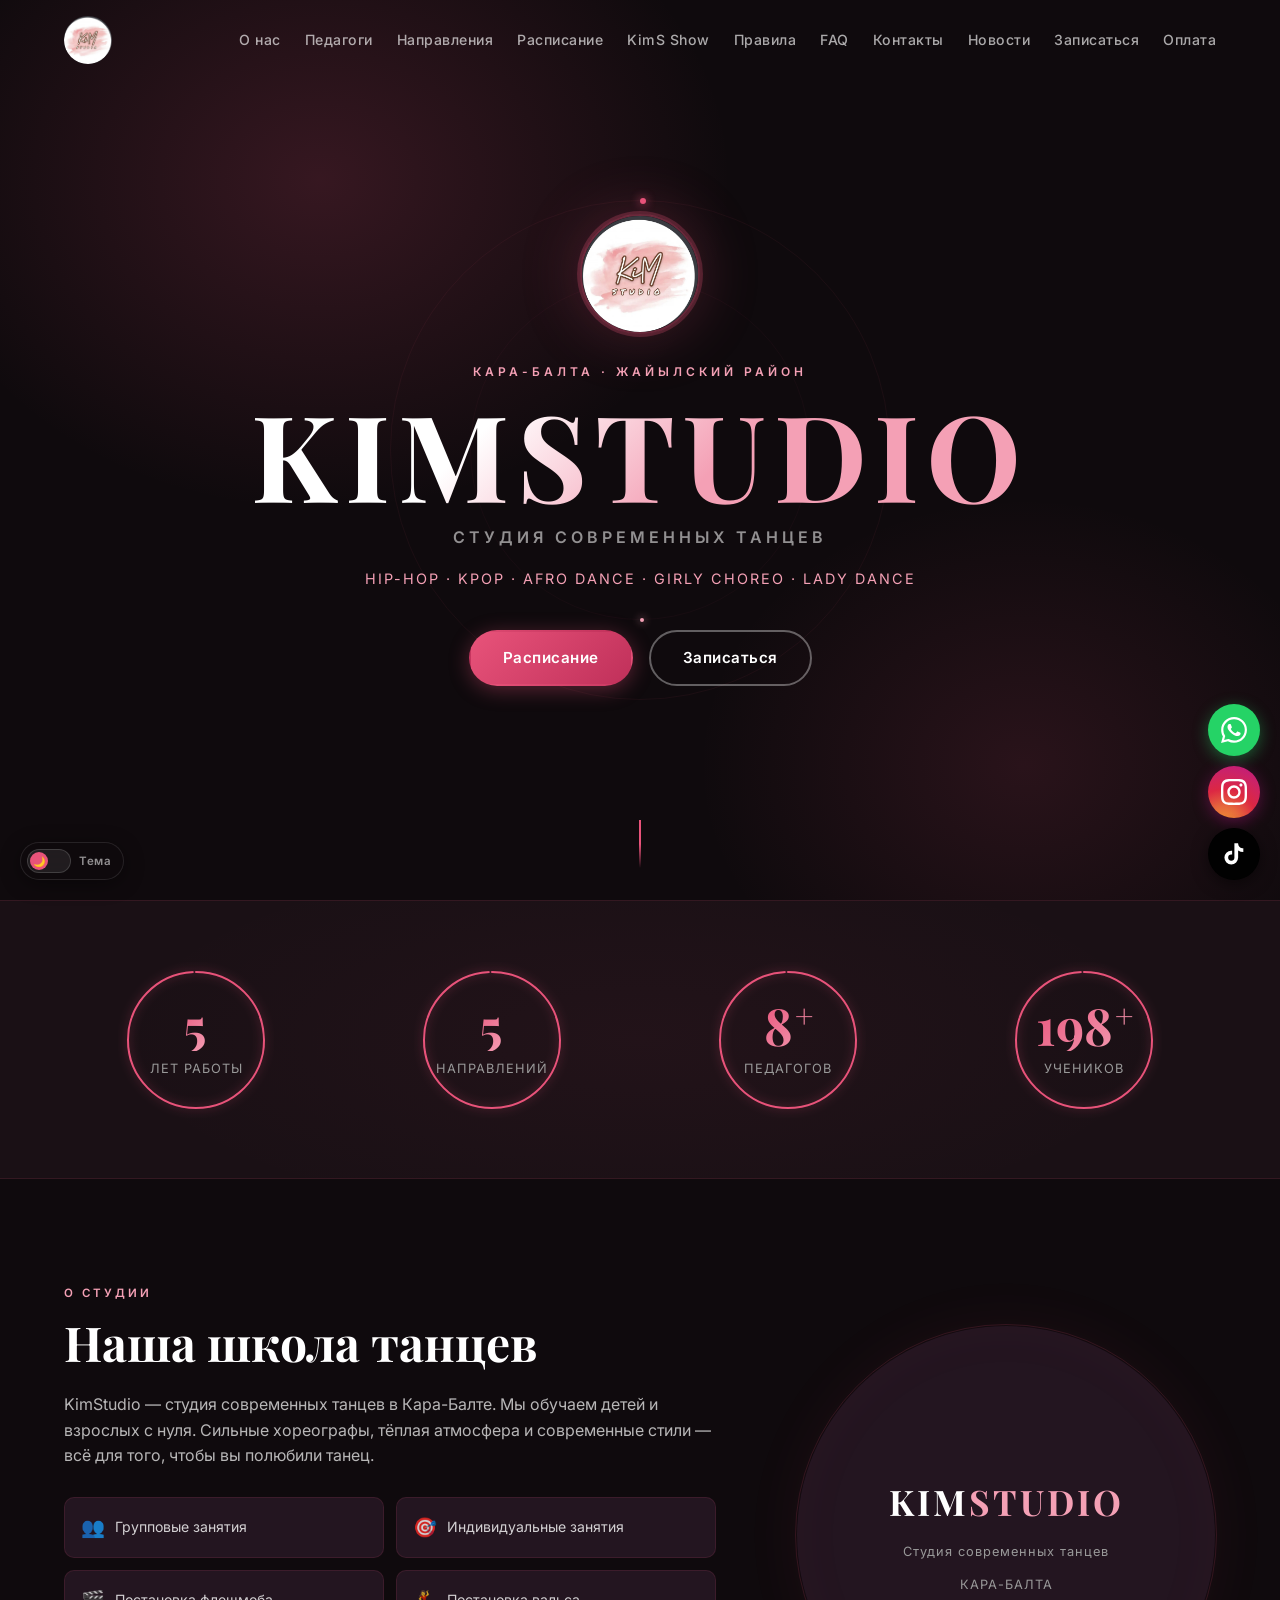
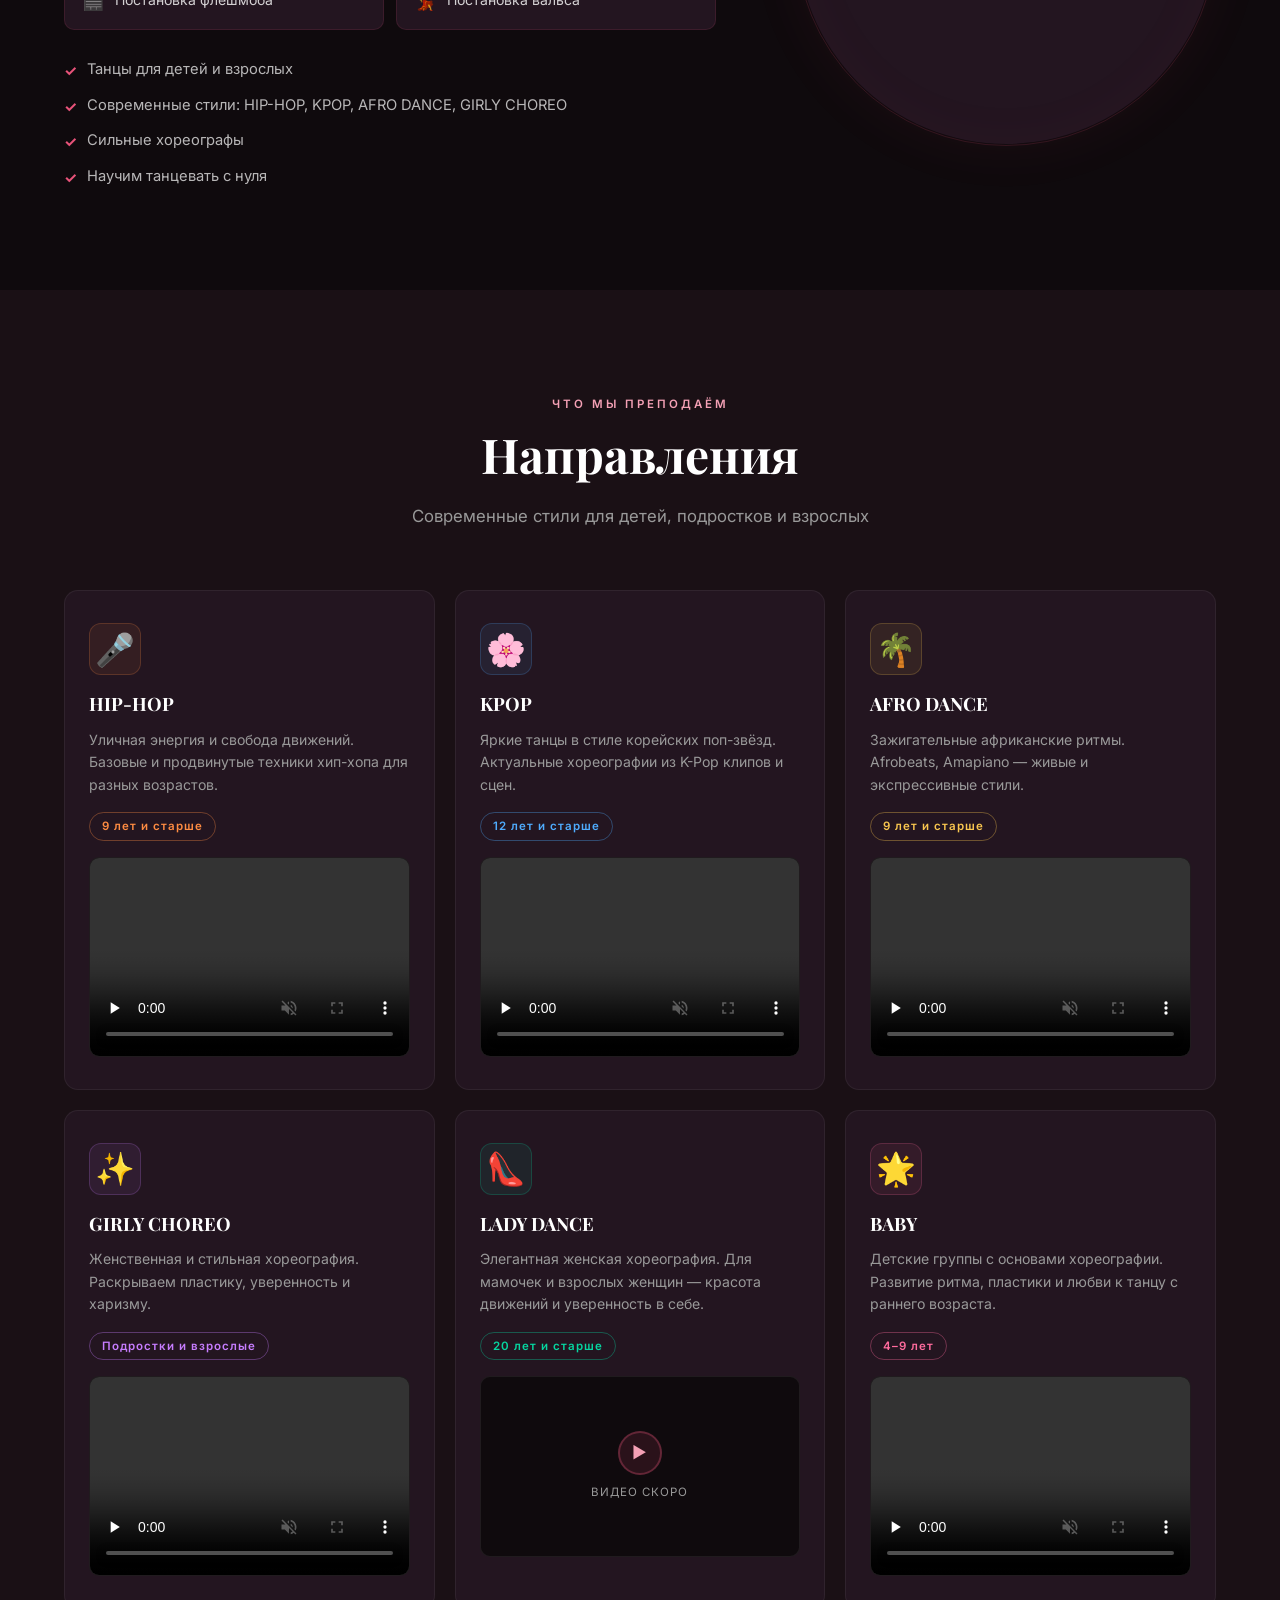
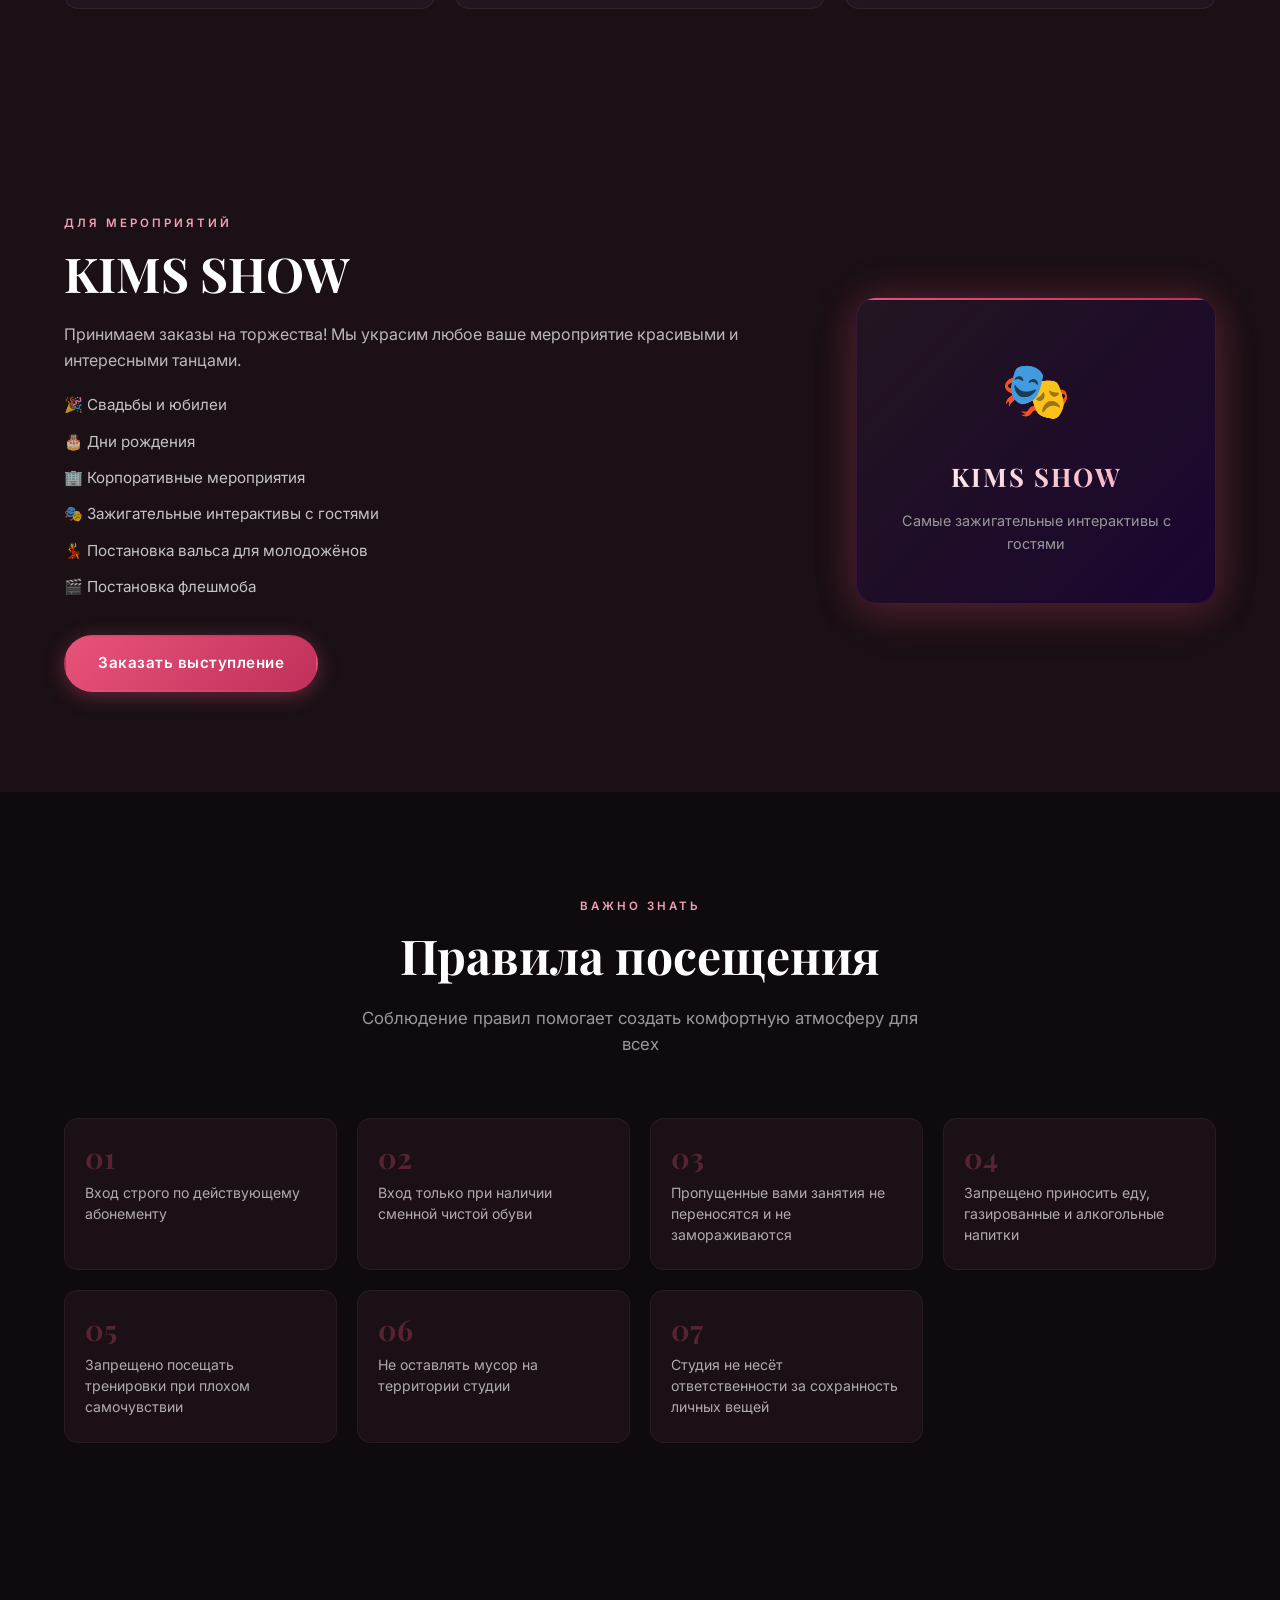
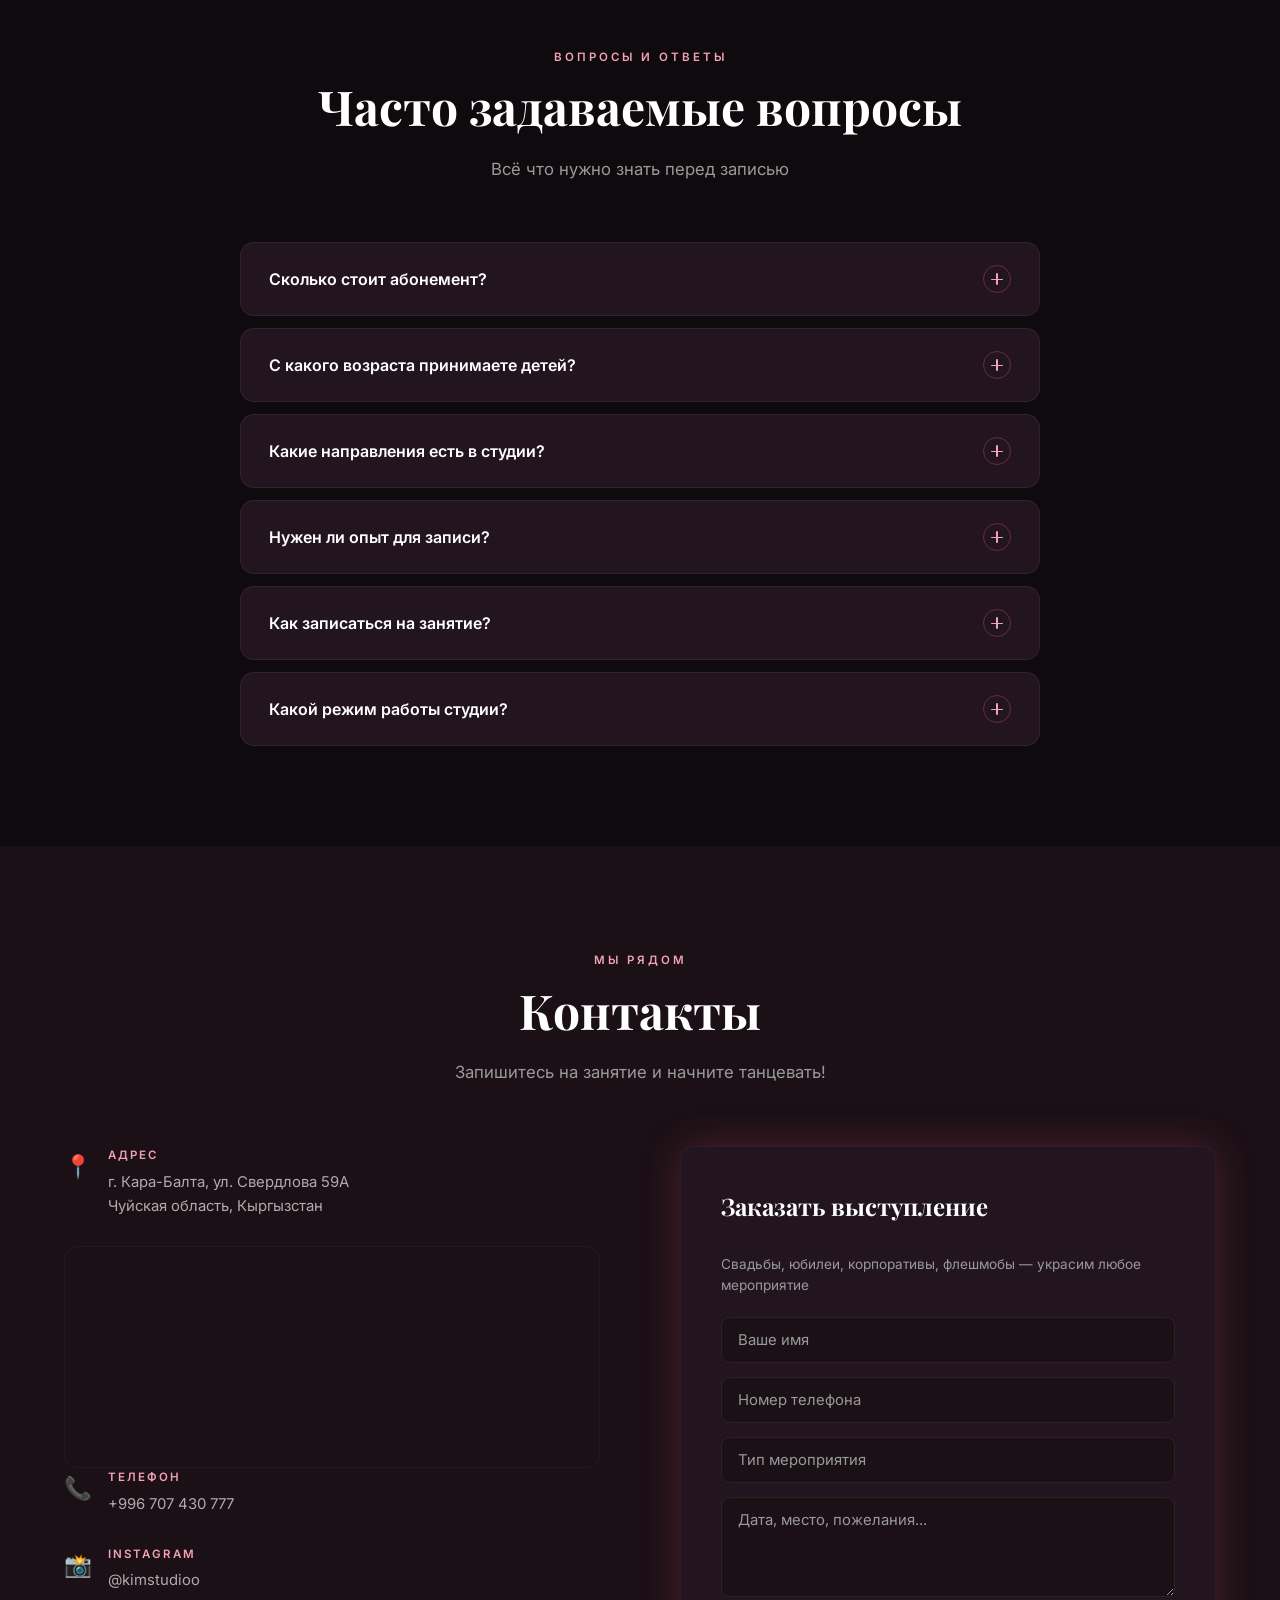
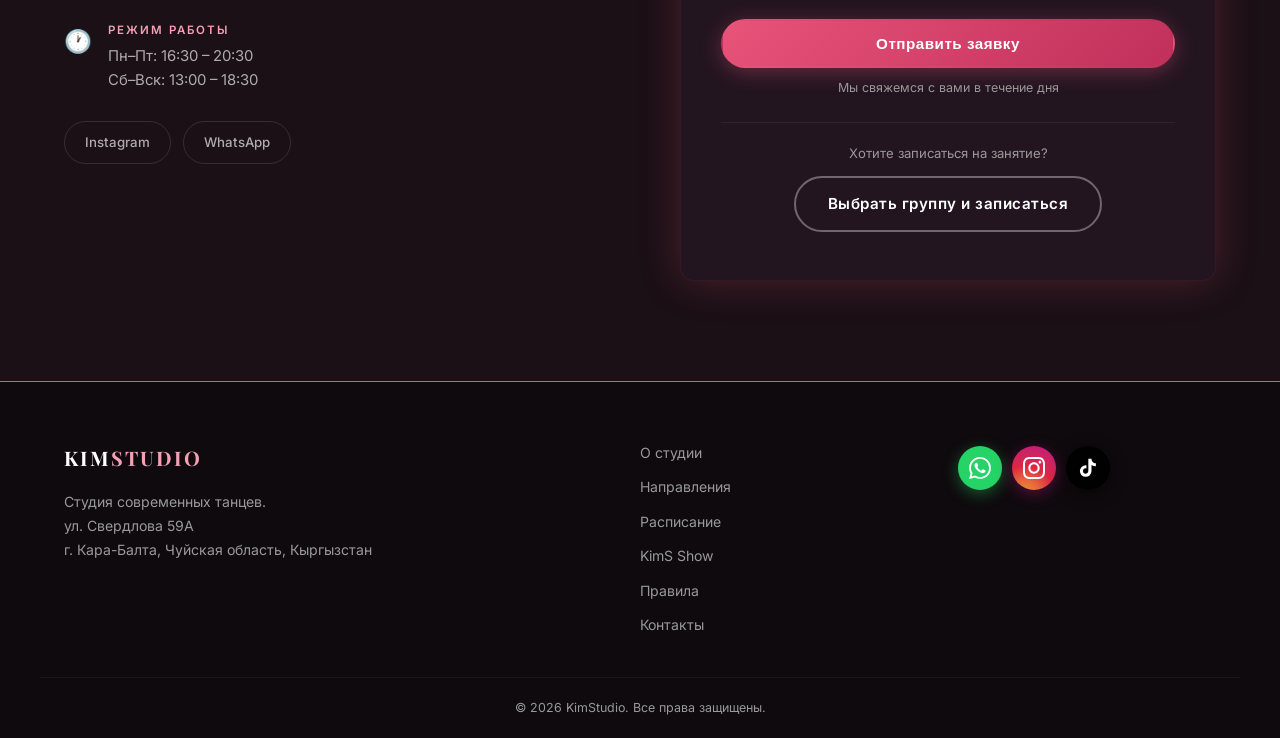
<file: index.html>
<!DOCTYPE html>
<html lang="ru">
<head>
  <!-- Google tag (gtag.js) -->
  <script async src="https://www.googletagmanager.com/gtag/js?id=G-KLJQ2LQRY6"></script>
  <script>
    window.dataLayer = window.dataLayer || [];
    function gtag(){dataLayer.push(arguments);}
    gtag('js', new Date());
    gtag('config', 'G-KLJQ2LQRY6');
  </script>
  <meta charset="UTF-8" />
  <meta name="viewport" content="width=device-width, initial-scale=1.0" />
  <meta name="description" content="KimStudio — студия современных танцев в Кара-Балте. HIP-HOP, KPOP, AFRO DANCE, GIRLY CHOREO, LADY DANCE для детей и взрослых. Запишитесь сегодня!" />
  <meta property="og:title" content="KimStudio — Студия современных танцев в Кара-Балте" />
  <meta property="og:description" content="HIP-HOP, KPOP, AFRO DANCE, GIRLY CHOREO, LADY DANCE для детей и взрослых. Запишитесь сегодня!" />
  <meta property="og:type" content="website" />
  <meta property="og:image" content="logo.png" />
  <link rel="icon" type="image/png" href="logo.png" />
  <link rel="preload" as="image" href="logo.webp" />
  <title>KimStudio — Студия современных танцев в Кара-Балте</title>
  <link rel="stylesheet" href="style.css" />
  <link rel="preconnect" href="https://fonts.googleapis.com" />
  <link rel="preconnect" href="https://fonts.gstatic.com" crossorigin />
  <link rel="preload" href="https://fonts.googleapis.com/css2?family=Playfair+Display:wght@400;700&family=Inter:wght@300;400;500;600&display=swap" as="style" onload="this.onload=null;this.rel='stylesheet'" />
  <noscript><link rel="stylesheet" href="https://fonts.googleapis.com/css2?family=Playfair+Display:wght@400;700&family=Inter:wght@300;400;500;600&display=swap" /></noscript>

</head>
<body>
<script>if(localStorage.getItem('kimstudio-theme')==='light')document.body.classList.add('light');</script>
  <!-- SCROLL PROGRESS -->
  <div id="scroll-bar"></div>

  <!-- LOADER -->
  <div id="loader">
    <div class="loader-content">
      <img src="logo.webp" alt="KimStudio" class="loader-logo" />
    </div>
  </div>

  <!-- NAVIGATION -->
  <nav class="navbar" id="navbar">
    <div class="nav-container">
      <a href="#home" class="nav-brand">
        <img src="logo.webp" alt="KimStudio" class="nav-logo-img" />
      </a>
      <ul class="nav-links" id="navLinks">
        <li><a href="#about">О нас</a></li>
        <li><a href="teachers.html" onclick="gtag('event','teachers_click',{event_category:'navigation',event_label:'Navbar'});">Педагоги</a></li>
        <li><a href="#directions">Направления</a></li>
        <li><a href="schedule.html" onclick="gtag('event','schedule_click',{event_category:'navigation',event_label:'Navbar'});">Расписание</a></li>
        <li><a href="#show">KimS Show</a></li>
        <li><a href="#rules">Правила</a></li>
        <li><a href="#faq">FAQ</a></li>
        <li><a href="#contact">Контакты</a></li>
        <li><a href="news.html">Новости</a></li>
        <li><a href="enroll.html" style="color:var(--pink);" onclick="gtag('event','enroll_click',{event_category:'navigation',event_label:'Navbar'});">Записаться</a></li>
        <li><a href="payment.html">Оплата</a></li>
      </ul>
      <button class="burger" id="burger" aria-label="Меню">
        <span></span><span></span><span></span>
      </button>
    </div>
  </nav>

  <label class="theme-switch" title="Переключить тему">
    <input type="checkbox" id="themeToggle" />
    <span class="theme-switch-track">
      <span class="theme-switch-thumb"></span>
    </span>
    <span class="theme-switch-label">Тема</span>
  </label>

  <!-- HERO -->
  <section class="hero" id="home">
    <div class="hero-bg"></div>
    <div class="hero-ring-1"></div>
    <div class="hero-ring-2"></div>
    <div class="hero-content">
      <img src="logo.webp" alt="KimStudio" class="hero-logo" fetchpriority="high" />
      <p class="hero-sub">Кара-Балта · Жайылский район</p>
      <h1 class="hero-title">KIMSTUDIO</h1>
      <p class="hero-tagline">СТУДИЯ СОВРЕМЕННЫХ ТАНЦЕВ</p>
      <p class="hero-desc">HIP-HOP · KPOP · AFRO DANCE · GIRLY CHOREO · LADY DANCE</p>
      <div class="hero-buttons">
        <a href="schedule.html" class="btn btn-primary" onclick="gtag('event','schedule_click',{event_category:'navigation',event_label:'Hero Button'});">Расписание</a>
        <a href="enroll.html" class="btn btn-outline" onclick="gtag('event','enroll_click',{event_category:'navigation',event_label:'Hero Button'});">Записаться</a>
      </div>
    </div>
    <div class="hero-scroll">
      <div class="scroll-arrow"></div>
    </div>
  </section>

  <!-- STATS -->
  <section class="stats">
    <div class="stats-container">
      <div class="stat-item">
        <span class="stat-number no-plus" data-target="6">0</span>
        <span class="stat-label">Лет работы</span>
      </div>
      <div class="stat-item">
        <span class="stat-number no-plus" data-target="6">0</span>
        <span class="stat-label">Направлений</span>
      </div>
      <div class="stat-item">
        <span class="stat-number" data-target="9">0</span>
        <span class="stat-label">Педагогов</span>
      </div>
      <div class="stat-item">
        <span class="stat-number" data-target="200">0</span>
        <span class="stat-label">Учеников</span>
      </div>
    </div>
  </section>

  <!-- ABOUT -->
  <section class="about section" id="about">
    <div class="container">
      <div class="about-content">
        <div class="about-text">
          <span class="section-tag">О студии</span>
          <h2 class="section-title">Наша школа танцев</h2>
          <p>KimStudio — студия современных танцев в Кара-Балте. Мы обучаем детей и взрослых с нуля. Сильные хореографы, тёплая атмосфера и современные стили — всё для того, чтобы вы полюбили танец.</p>
          <div class="about-cards">
            <div class="about-card">
              <span class="about-card-icon">👥</span>
              <span>Групповые занятия</span>
            </div>
            <div class="about-card">
              <span class="about-card-icon">🎯</span>
              <span>Индивидуальные занятия</span>
            </div>
            <div class="about-card">
              <span class="about-card-icon">🎬</span>
              <span>Постановка флешмоба</span>
            </div>
            <div class="about-card">
              <span class="about-card-icon">💃</span>
              <span>Постановка вальса</span>
            </div>
          </div>
          <ul class="about-features">
            <li><span class="check">✓</span> Танцы для детей и взрослых</li>
            <li><span class="check">✓</span> Современные стили: HIP-HOP, KPOP, AFRO DANCE, GIRLY CHOREO</li>
            <li><span class="check">✓</span> Сильные хореографы</li>
            <li><span class="check">✓</span> Научим танцевать с нуля</li>
          </ul>
        </div>
        <div class="about-image">
          <div class="image-placeholder">
            <div class="logo-big">KIM<span>STUDIO</span></div>
            <p>Студия современных танцев</p>
            <p class="addr-tag">Кара-Балта</p>
          </div>
        </div>
      </div>
    </div>
  </section>

  <!-- DIRECTIONS -->
  <section class="directions section" id="directions">
    <div class="container">
      <div class="section-header">
        <span class="section-tag">Что мы преподаём</span>
        <h2 class="section-title">Направления</h2>
        <p class="section-desc">Современные стили для детей, подростков и взрослых</p>
      </div>
      <div class="directions-grid">
        <div class="direction-card" data-accent="hiphop">
          <div class="card-icon">🎤</div>
          <h3>HIP-HOP</h3>
          <p>Уличная энергия и свобода движений. Базовые и продвинутые техники хип-хопа для разных возрастов.</p>
          <span class="card-age">9 лет и старше</span>
          <div class="card-video-wrap">
            <video src="hiphop.mp4" controls playsinline muted loop preload="none"></video>
          </div>
        </div>
        <div class="direction-card" data-accent="kpop">
          <div class="card-icon">🌸</div>
          <h3>KPOP</h3>
          <p>Яркие танцы в стиле корейских поп-звёзд. Актуальные хореографии из K-Pop клипов и сцен.</p>
          <span class="card-age">12 лет и старше</span>
          <div class="card-video-wrap">
            <video src="kpop.mp4" controls playsinline muted loop preload="none"></video>
          </div>
        </div>
        <div class="direction-card" data-accent="afro">
          <div class="card-icon">🌴</div>
          <h3>AFRO DANCE</h3>
          <p>Зажигательные африканские ритмы. Afrobeats, Amapiano — живые и экспрессивные стили.</p>
          <span class="card-age">9 лет и старше</span>
          <div class="card-video-wrap">
            <video src="afro.mp4" controls playsinline muted loop preload="none"></video>
          </div>
        </div>
        <div class="direction-card" data-accent="girly">
          <div class="card-icon">✨</div>
          <h3>GIRLY CHOREO</h3>
          <p>Женственная и стильная хореография. Раскрываем пластику, уверенность и харизму.</p>
          <span class="card-age">Подростки и взрослые</span>
          <div class="card-video-wrap">
            <video src="girly.mp4" controls playsinline muted loop preload="none"></video>
          </div>
        </div>
        <div class="direction-card" data-accent="lady">
          <div class="card-icon">👠</div>
          <h3>LADY DANCE</h3>
          <p>Элегантная женская хореография. Для мамочек и взрослых женщин — красота движений и уверенность в себе.</p>
          <span class="card-age">20 лет и старше</span>
          <div class="video-placeholder" data-video="">
            <div class="vp-inner"><span class="vp-play">▶</span><span class="vp-label">Видео скоро</span></div>
          </div>
        </div>
        <div class="direction-card" data-accent="baby">
          <div class="card-icon">🌟</div>
          <h3>BABY</h3>
          <p>Детские группы с основами хореографии. Развитие ритма, пластики и любви к танцу с раннего возраста.</p>
          <span class="card-age">4–9 лет</span>
          <div class="card-video-wrap">
            <video src="baby.mp4" controls playsinline muted loop preload="none"></video>
          </div>
        </div>
      </div>
    </div>
  </section>

  <!-- KIMS SHOW -->
  <section class="show section" id="show">
    <div class="container">
      <div class="show-content">
        <div class="show-text">
          <span class="section-tag">Для мероприятий</span>
          <h2 class="section-title">KIMS SHOW</h2>
          <p>Принимаем заказы на торжества! Мы украсим любое ваше мероприятие красивыми и интересными танцами.</p>
          <ul class="show-list">
            <li>🎉 Свадьбы и юбилеи</li>
            <li>🎂 Дни рождения</li>
            <li>🏢 Корпоративные мероприятия</li>
            <li>🎭 Зажигательные интерактивы с гостями</li>
            <li>💃 Постановка вальса для молодожёнов</li>
            <li>🎬 Постановка флешмоба</li>
          </ul>
          <a href="#contact" class="btn btn-primary">Заказать выступление</a>
        </div>
        <div class="show-visual">
          <div class="show-card">
            <div class="show-icon">🎭</div>
            <h3>KIMS SHOW</h3>
            <p>Самые зажигательные интерактивы с гостями</p>
          </div>
        </div>
      </div>
    </div>
  </section>

  <!-- RULES -->
  <section class="rules section" id="rules">
    <div class="container">
      <div class="section-header">
        <span class="section-tag">Важно знать</span>
        <h2 class="section-title">Правила посещения</h2>
        <p class="section-desc">Соблюдение правил помогает создать комфортную атмосферу для всех</p>
      </div>
      <div class="rules-grid">
        <div class="rule-item">
          <span class="rule-num">01</span>
          <p>Вход строго по действующему абонементу</p>
        </div>
        <div class="rule-item">
          <span class="rule-num">02</span>
          <p>Вход только при наличии сменной чистой обуви</p>
        </div>
        <div class="rule-item">
          <span class="rule-num">03</span>
          <p>Пропущенные вами занятия не переносятся и не замораживаются</p>
        </div>
        <div class="rule-item">
          <span class="rule-num">04</span>
          <p>Запрещено приносить еду, газированные и алкогольные напитки</p>
        </div>
        <div class="rule-item">
          <span class="rule-num">05</span>
          <p>Запрещено посещать тренировки при плохом самочувствии</p>
        </div>
        <div class="rule-item">
          <span class="rule-num">06</span>
          <p>Не оставлять мусор на территории студии</p>
        </div>
        <div class="rule-item">
          <span class="rule-num">07</span>
          <p>Студия не несёт ответственности за сохранность личных вещей</p>
        </div>
      </div>
    </div>
  </section>

  <!-- FAQ -->
  <section class="faq section" id="faq">
    <div class="container">
      <div class="section-header">
        <span class="section-tag">Вопросы и ответы</span>
        <h2 class="section-title">Часто задаваемые вопросы</h2>
        <p class="section-desc">Всё что нужно знать перед записью</p>
      </div>
      <div class="faq-list">

        <div class="faq-item">
          <button class="faq-question" aria-expanded="false">
            <span>Сколько стоит абонемент?</span>
            <span class="faq-icon"></span>
          </button>
          <div class="faq-answer">
            <p>Стоимость абонемента — <strong>1 600 сом в месяц</strong>. Оплата производится через MBank. После оплаты администратор подтверждает в течение 1–3 часов.</p>
          </div>
        </div>

        <div class="faq-item">
          <button class="faq-question" aria-expanded="false">
            <span>С какого возраста принимаете детей?</span>
            <span class="faq-icon"></span>
          </button>
          <div class="faq-answer">
            <p>Принимаем с <strong>4 лет</strong>. Для малышей есть группы Baby 1 (4–6 лет) и Baby 2-3 (7–9 лет) с особой программой для маленьких танцоров.</p>
          </div>
        </div>

        <div class="faq-item">
          <button class="faq-question" aria-expanded="false">
            <span>Какие направления есть в студии?</span>
            <span class="faq-icon"></span>
          </button>
          <div class="faq-answer">
            <p>В KimStudio преподают: <strong>HIP-HOP, KPOP, AFRO DANCE, GIRLY CHOREO, LADY DANCE</strong> и детская хореография <strong>BABY</strong>. Направления для всех возрастов — от 4 лет до взрослых.</p>
          </div>
        </div>

        <div class="faq-item">
          <button class="faq-question" aria-expanded="false">
            <span>Нужен ли опыт для записи?</span>
            <span class="faq-icon"></span>
          </button>
          <div class="faq-answer">
            <p>Нет, опыт не нужен. Мы принимаем учеников <strong>с нуля</strong> — наши педагоги обучат с самых основ. Главное — желание танцевать!</p>
          </div>
        </div>

        <div class="faq-item">
          <button class="faq-question" aria-expanded="false">
            <span>Как записаться на занятие?</span>
            <span class="faq-icon"></span>
          </button>
          <div class="faq-answer">
            <p>Напишите нам в <strong>WhatsApp по номеру +996 707 430 777</strong> или заполните форму записи ниже на этой странице. Ответим в течение дня.</p>
          </div>
        </div>

        <div class="faq-item">
          <button class="faq-question" aria-expanded="false">
            <span>Какой режим работы студии?</span>
            <span class="faq-icon"></span>
          </button>
          <div class="faq-answer">
            <p>Пн–Пт: <strong>16:30–20:30</strong>, Сб–Вск: <strong>13:00–18:30</strong>. Студия находится по адресу: г. Кара-Балта, ул. Свердлова 59А.</p>
          </div>
        </div>

      </div>
    </div>
  </section>

  <!-- CONTACT -->
  <section class="contact section" id="contact">
    <div class="container">
      <div class="section-header">
        <span class="section-tag">Мы рядом</span>
        <h2 class="section-title">Контакты</h2>
        <p class="section-desc">Запишитесь на занятие и начните танцевать!</p>
      </div>
      <div class="contact-content">
        <div class="contact-info">
          <div class="contact-item">
            <div class="contact-icon">📍</div>
            <div>
              <h4>Адрес</h4>
              <p>г. Кара-Балта, ул. Свердлова 59А<br>Чуйская область, Кыргызстан</p>
            </div>
          </div>
          <div class="map-embed">
            <iframe
              src="https://maps.google.com/maps?q=%D0%9A%D0%B0%D1%80%D0%B0-%D0%91%D0%B0%D0%BB%D1%82%D0%B0+%D0%A1%D0%B2%D0%B5%D1%80%D0%B4%D0%BB%D0%BE%D0%B2%D0%B0+59%D0%90&output=embed"
              width="100%" height="220" style="border:0;" allowfullscreen loading="lazy"
              referrerpolicy="no-referrer-when-downgrade" title="KimStudio на карте">
            </iframe>
          </div>
          <div class="contact-item">
            <div class="contact-icon">📞</div>
            <div>
              <h4>Телефон</h4>
              <p><a href="tel:+996707430777">+996 707 430 777</a></p>
            </div>
          </div>
          <div class="contact-item">
            <div class="contact-icon">📸</div>
            <div>
              <h4>Instagram</h4>
              <p><a href="https://www.instagram.com/kimstudioo/" target="_blank" rel="noopener noreferrer">@kimstudioo</a></p>
            </div>
          </div>
          <div class="contact-item">
            <div class="contact-icon">🕐</div>
            <div>
              <h4>Режим работы</h4>
              <p>Пн–Пт: 16:30 – 20:30<br>Сб–Вск: 13:00 – 18:30</p>
            </div>
          </div>
          <div class="social-links">
            <a href="https://www.instagram.com/kimstudioo/" target="_blank" rel="noopener noreferrer" class="social-btn instagram" onclick="gtag('event','instagram_click',{event_category:'social',event_label:'Contact Section'});">Instagram</a>
            <a href="https://wa.me/996707430777" target="_blank" rel="noopener noreferrer" class="social-btn whatsapp" onclick="gtag('event','whatsapp_click',{event_category:'contact',event_label:'Contact Section'});">WhatsApp</a>
          </div>
        </div>
        <form class="contact-form" id="contactForm">
          <h3>Заказать выступление</h3>
          <p style="font-size:0.85rem; color:var(--gray); margin-bottom:20px;">Свадьбы, юбилеи, корпоративы, флешмобы — украсим любое мероприятие</p>
          <div class="form-group">
            <input type="text" name="name" placeholder="Ваше имя" required />
          </div>
          <div class="form-group">
            <input type="tel" name="phone" placeholder="Номер телефона" required />
          </div>
          <div class="form-group">
            <select name="direction">
              <option value="" disabled selected>Тип мероприятия</option>
              <option>Свадьба</option>
              <option>День рождения / юбилей</option>
              <option>Корпоратив</option>
              <option>Постановка вальса для молодожёнов</option>
              <option>Постановка флешмоба</option>
              <option>Другое</option>
            </select>
          </div>
          <div class="form-group">
            <textarea name="message" placeholder="Дата, место, пожелания..." rows="4"></textarea>
          </div>
          <button type="submit" class="btn btn-primary btn-full" onclick="gtag('event','show_order',{event_category:'lead',event_label:'Show Order Form'});">Отправить заявку</button>
          <p class="form-note" id="formNote">Мы свяжемся с вами в течение дня</p>
          <div style="border-top: 1px solid rgba(255,255,255,0.06); margin-top: 24px; padding-top: 20px; text-align:center;">
            <p style="font-size:0.82rem; color:var(--gray); margin-bottom:12px;">Хотите записаться на занятие?</p>
            <a href="enroll.html" class="btn btn-outline" style="display:inline-block;" onclick="gtag('event','enroll_click',{event_category:'navigation',event_label:'Contact Section'});">Выбрать группу и записаться</a>
          </div>
        </form>
      </div>
    </div>
  </section>

  <!-- FOOTER -->
  <footer class="footer">
    <div class="footer-container">
      <div class="footer-brand">
        <span class="logo">KIM<span>STUDIO</span></span>
        <p>Студия современных танцев.<br>ул. Свердлова 59А<br>г. Кара-Балта, Чуйская область, Кыргызстан</p>
      </div>
      <div class="footer-links">
        <a href="#about">О студии</a>
        <a href="#directions">Направления</a>
        <a href="schedule.html" onclick="gtag('event','schedule_click',{event_category:'navigation',event_label:'Footer'});">Расписание</a>
        <a href="#show">KimS Show</a>
        <a href="#rules">Правила</a>
        <a href="#contact">Контакты</a>
      </div>
      <div class="footer-social">
        <div class="footer-social-icons">
          <a href="https://wa.me/996707430777" target="_blank" rel="noopener noreferrer" class="footer-fab fab-whatsapp" aria-label="WhatsApp">
            <svg viewBox="0 0 24 24" fill="currentColor" width="22" height="22"><path d="M17.472 14.382c-.297-.149-1.758-.867-2.03-.967-.273-.099-.471-.148-.67.15-.197.297-.767.966-.94 1.164-.173.199-.347.223-.644.075-.297-.15-1.255-.463-2.39-1.475-.883-.788-1.48-1.761-1.653-2.059-.173-.297-.018-.458.13-.606.134-.133.298-.347.446-.52.149-.174.198-.298.298-.497.099-.198.05-.371-.025-.52-.075-.149-.669-1.612-.916-2.207-.242-.579-.487-.5-.669-.51-.173-.008-.371-.01-.57-.01-.198 0-.52.074-.792.372-.272.297-1.04 1.016-1.04 2.479 0 1.462 1.065 2.875 1.213 3.074.149.198 2.096 3.2 5.077 4.487.709.306 1.262.489 1.694.625.712.227 1.36.195 1.871.118.571-.085 1.758-.719 2.006-1.413.248-.694.248-1.289.173-1.413-.074-.124-.272-.198-.57-.347m-5.421 7.403h-.004a9.87 9.87 0 01-5.031-1.378l-.361-.214-3.741.982.998-3.648-.235-.374a9.86 9.86 0 01-1.51-5.26c.001-5.45 4.436-9.884 9.888-9.884 2.64 0 5.122 1.03 6.988 2.898a9.825 9.825 0 012.893 6.994c-.003 5.45-4.437 9.884-9.885 9.884m8.413-18.297A11.815 11.815 0 0012.05 0C5.495 0 .16 5.335.157 11.892c0 2.096.547 4.142 1.588 5.945L.057 24l6.305-1.654a11.882 11.882 0 005.683 1.448h.005c6.554 0 11.89-5.335 11.893-11.893a11.821 11.821 0 00-3.48-8.413z"/></svg>
          </a>
          <a href="https://www.instagram.com/kimstudioo/" target="_blank" rel="noopener noreferrer" class="footer-fab fab-instagram" aria-label="Instagram">
            <svg viewBox="0 0 24 24" fill="currentColor" width="22" height="22"><path d="M12 2.163c3.204 0 3.584.012 4.85.07 3.252.148 4.771 1.691 4.919 4.919.058 1.265.069 1.645.069 4.849 0 3.205-.012 3.584-.069 4.849-.149 3.225-1.664 4.771-4.919 4.919-1.266.058-1.644.07-4.85.07-3.204 0-3.584-.012-4.849-.07-3.26-.149-4.771-1.699-4.919-4.92-.058-1.265-.07-1.644-.07-4.849 0-3.204.013-3.583.07-4.849.149-3.227 1.664-4.771 4.919-4.919 1.266-.057 1.645-.069 4.849-.069zm0-2.163c-3.259 0-3.667.014-4.947.072-4.358.2-6.78 2.618-6.98 6.98-.059 1.281-.073 1.689-.073 4.948 0 3.259.014 3.668.072 4.948.2 4.358 2.618 6.78 6.98 6.98 1.281.058 1.689.072 4.948.072 3.259 0 3.668-.014 4.948-.072 4.354-.2 6.782-2.618 6.979-6.98.059-1.28.073-1.689.073-4.948 0-3.259-.014-3.667-.072-4.947-.196-4.354-2.617-6.78-6.979-6.98-1.281-.059-1.69-.073-4.949-.073zm0 5.838c-3.403 0-6.162 2.759-6.162 6.162s2.759 6.163 6.162 6.163 6.162-2.759 6.162-6.163c0-3.403-2.759-6.162-6.162-6.162zm0 10.162c-2.209 0-4-1.79-4-4 0-2.209 1.791-4 4-4s4 1.791 4 4c0 2.21-1.791 4-4 4zm6.406-11.845c-.796 0-1.441.645-1.441 1.44s.645 1.44 1.441 1.44c.795 0 1.439-.645 1.439-1.44s-.644-1.44-1.439-1.44z"/></svg>
          </a>
          <a href="https://www.tiktok.com/@kimstudioo?_r=1&_t=ZT-95xl43tIwwQ" target="_blank" rel="noopener noreferrer" class="footer-fab fab-tiktok" aria-label="TikTok">
            <svg viewBox="0 0 24 24" fill="currentColor" width="22" height="22"><path d="M19.59 6.69a4.83 4.83 0 01-3.77-4.25V2h-3.45v13.67a2.89 2.89 0 01-2.88 2.5 2.89 2.89 0 01-2.89-2.89 2.89 2.89 0 012.89-2.89c.28 0 .54.04.79.1V9.01a6.33 6.33 0 00-.79-.05 6.34 6.34 0 00-6.34 6.34 6.34 6.34 0 006.34 6.34 6.34 6.34 0 006.33-6.34V8.69a8.18 8.18 0 004.78 1.52V6.76a4.85 4.85 0 01-1.01-.07z"/></svg>
          </a>
        </div>
      </div>
    </div>
    <div class="footer-bottom">
      <p>&copy; 2026 KimStudio. Все права защищены.</p>
    </div>
  </footer>

  <!-- Social floating buttons -->
  <div class="social-float-group">
    <a href="https://wa.me/996707430777" target="_blank" rel="noopener noreferrer" class="social-fab fab-whatsapp" aria-label="WhatsApp" onclick="gtag('event','whatsapp_click',{event_category:'contact',event_label:'FAB Button'});">
      <svg viewBox="0 0 24 24" fill="currentColor" width="26" height="26">
        <path d="M17.472 14.382c-.297-.149-1.758-.867-2.03-.967-.273-.099-.471-.148-.67.15-.197.297-.767.966-.94 1.164-.173.199-.347.223-.644.075-.297-.15-1.255-.463-2.39-1.475-.883-.788-1.48-1.761-1.653-2.059-.173-.297-.018-.458.13-.606.134-.133.298-.347.446-.52.149-.174.198-.298.298-.497.099-.198.05-.371-.025-.52-.075-.149-.669-1.612-.916-2.207-.242-.579-.487-.5-.669-.51-.173-.008-.371-.01-.57-.01-.198 0-.52.074-.792.372-.272.297-1.04 1.016-1.04 2.479 0 1.462 1.065 2.875 1.213 3.074.149.198 2.096 3.2 5.077 4.487.709.306 1.262.489 1.694.625.712.227 1.36.195 1.871.118.571-.085 1.758-.719 2.006-1.413.248-.694.248-1.289.173-1.413-.074-.124-.272-.198-.57-.347m-5.421 7.403h-.004a9.87 9.87 0 01-5.031-1.378l-.361-.214-3.741.982.998-3.648-.235-.374a9.86 9.86 0 01-1.51-5.26c.001-5.45 4.436-9.884 9.888-9.884 2.64 0 5.122 1.03 6.988 2.898a9.825 9.825 0 012.893 6.994c-.003 5.45-4.437 9.884-9.885 9.884m8.413-18.297A11.815 11.815 0 0012.05 0C5.495 0 .16 5.335.157 11.892c0 2.096.547 4.142 1.588 5.945L.057 24l6.305-1.654a11.882 11.882 0 005.683 1.448h.005c6.554 0 11.89-5.335 11.893-11.893a11.821 11.821 0 00-3.48-8.413z"/>
      </svg>
    </a>
    <a href="https://www.instagram.com/kimstudioo/" target="_blank" rel="noopener noreferrer" class="social-fab fab-instagram" aria-label="Instagram" onclick="gtag('event','instagram_click',{event_category:'social',event_label:'FAB Button'});">
      <svg viewBox="0 0 24 24" fill="currentColor" width="26" height="26">
        <path d="M12 2.163c3.204 0 3.584.012 4.85.07 3.252.148 4.771 1.691 4.919 4.919.058 1.265.069 1.645.069 4.849 0 3.205-.012 3.584-.069 4.849-.149 3.225-1.664 4.771-4.919 4.919-1.266.058-1.644.07-4.85.07-3.204 0-3.584-.012-4.849-.07-3.26-.149-4.771-1.699-4.919-4.92-.058-1.265-.07-1.644-.07-4.849 0-3.204.013-3.583.07-4.849.149-3.227 1.664-4.771 4.919-4.919 1.266-.057 1.645-.069 4.849-.069zm0-2.163c-3.259 0-3.667.014-4.947.072-4.358.2-6.78 2.618-6.98 6.98-.059 1.281-.073 1.689-.073 4.948 0 3.259.014 3.668.072 4.948.2 4.358 2.618 6.78 6.98 6.98 1.281.058 1.689.072 4.948.072 3.259 0 3.668-.014 4.948-.072 4.354-.2 6.782-2.618 6.979-6.98.059-1.28.073-1.689.073-4.948 0-3.259-.014-3.667-.072-4.947-.196-4.354-2.617-6.78-6.979-6.98-1.281-.059-1.69-.073-4.949-.073zm0 5.838c-3.403 0-6.162 2.759-6.162 6.162s2.759 6.163 6.162 6.163 6.162-2.759 6.162-6.163c0-3.403-2.759-6.162-6.162-6.162zm0 10.162c-2.209 0-4-1.79-4-4 0-2.209 1.791-4 4-4s4 1.791 4 4c0 2.21-1.791 4-4 4zm6.406-11.845c-.796 0-1.441.645-1.441 1.44s.645 1.44 1.441 1.44c.795 0 1.439-.645 1.439-1.44s-.644-1.44-1.439-1.44z"/>
      </svg>
    </a>
    <a href="https://www.tiktok.com/@kimstudioo?_r=1&_t=ZT-95xl43tIwwQ" target="_blank" rel="noopener noreferrer" class="social-fab fab-tiktok" aria-label="TikTok" onclick="gtag('event','tiktok_click',{event_category:'social',event_label:'FAB Button'});">
      <svg viewBox="0 0 24 24" fill="currentColor" width="26" height="26">
        <path d="M19.59 6.69a4.83 4.83 0 01-3.77-4.25V2h-3.45v13.67a2.89 2.89 0 01-2.88 2.5 2.89 2.89 0 01-2.89-2.89 2.89 2.89 0 012.89-2.89c.28 0 .54.04.79.1V9.01a6.33 6.33 0 00-.79-.05 6.34 6.34 0 00-6.34 6.34 6.34 6.34 0 006.34 6.34 6.34 6.34 0 006.33-6.34V8.69a8.18 8.18 0 004.78 1.52V6.76a4.85 4.85 0 01-1.01-.07z"/>
      </svg>
    </a>
  </div>

  <script src="script.js"></script>
  <script src="https://tally.so/widgets/embed.js" defer></script>
  <script type="application/ld+json">
  {
    "@context": "https://schema.org",
    "@type": "FAQPage",
    "mainEntity": [
      {
        "@type": "Question",
        "name": "Сколько стоит абонемент?",
        "acceptedAnswer": {
          "@type": "Answer",
          "text": "Стоимость абонемента — 1 600 сом в месяц. Оплата производится через MBank."
        }
      },
      {
        "@type": "Question",
        "name": "С какого возраста принимаете детей?",
        "acceptedAnswer": {
          "@type": "Answer",
          "text": "Принимаем с 4 лет. Для малышей есть группы Baby 1 (4–6 лет) и Baby 2-3 (7–9 лет)."
        }
      },
      {
        "@type": "Question",
        "name": "Какие направления есть в студии?",
        "acceptedAnswer": {
          "@type": "Answer",
          "text": "В KimStudio преподают: HIP-HOP, KPOP, AFRO DANCE, GIRLY CHOREO, LADY DANCE и BABY (детская хореография)."
        }
      },
      {
        "@type": "Question",
        "name": "Как записаться на занятие?",
        "acceptedAnswer": {
          "@type": "Answer",
          "text": "Напишите нам в WhatsApp по номеру +996 707 430 777 или заполните форму на сайте."
        }
      },
      {
        "@type": "Question",
        "name": "Где находится студия?",
        "acceptedAnswer": {
          "@type": "Answer",
          "text": "Студия находится по адресу: г. Кара-Балта, ул. Свердлова 59А, Чуйская область, Кыргызстан."
        }
      },
      {
        "@type": "Question",
        "name": "Какой режим работы студии?",
        "acceptedAnswer": {
          "@type": "Answer",
          "text": "Пн–Пт: 16:30–20:30, Сб–Вск: 13:00–18:30."
        }
      }
    ]
  }
  </script>
  <script type="application/ld+json">
  {
    "@context": "https://schema.org",
    "@type": "DanceSchool",
    "name": "KimStudio",
    "url": "https://kimstudiodance.com",
    "logo": "https://kimstudiodance.com/logo.png",
    "image": "https://kimstudiodance.com/logo.png",
    "description": "Студия современных танцев в Кара-Балте. HIP-HOP, KPOP, AFRO DANCE, GIRLY CHOREO, LADY DANCE для детей и взрослых.",
    "telephone": "+996707430777",
    "address": {
      "@type": "PostalAddress",
      "streetAddress": "ул. Свердлова 59А",
      "addressLocality": "Кара-Балта",
      "addressRegion": "Чуйская область",
      "addressCountry": "KG"
    },
    "geo": {
      "@type": "GeoCoordinates",
      "latitude": 42.8333,
      "longitude": 73.8667
    },
    "openingHoursSpecification": [
      {
        "@type": "OpeningHoursSpecification",
        "dayOfWeek": ["Monday","Tuesday","Wednesday","Thursday","Friday"],
        "opens": "16:30",
        "closes": "20:30"
      },
      {
        "@type": "OpeningHoursSpecification",
        "dayOfWeek": ["Saturday","Sunday"],
        "opens": "13:00",
        "closes": "18:30"
      }
    ],
    "sameAs": [
      "https://www.instagram.com/kimstudioo/",
      "https://www.tiktok.com/@kimstudioo"
    ],
    "priceRange": "1600 сом/мес"
  }
  </script>
</body>
</html>
</file>
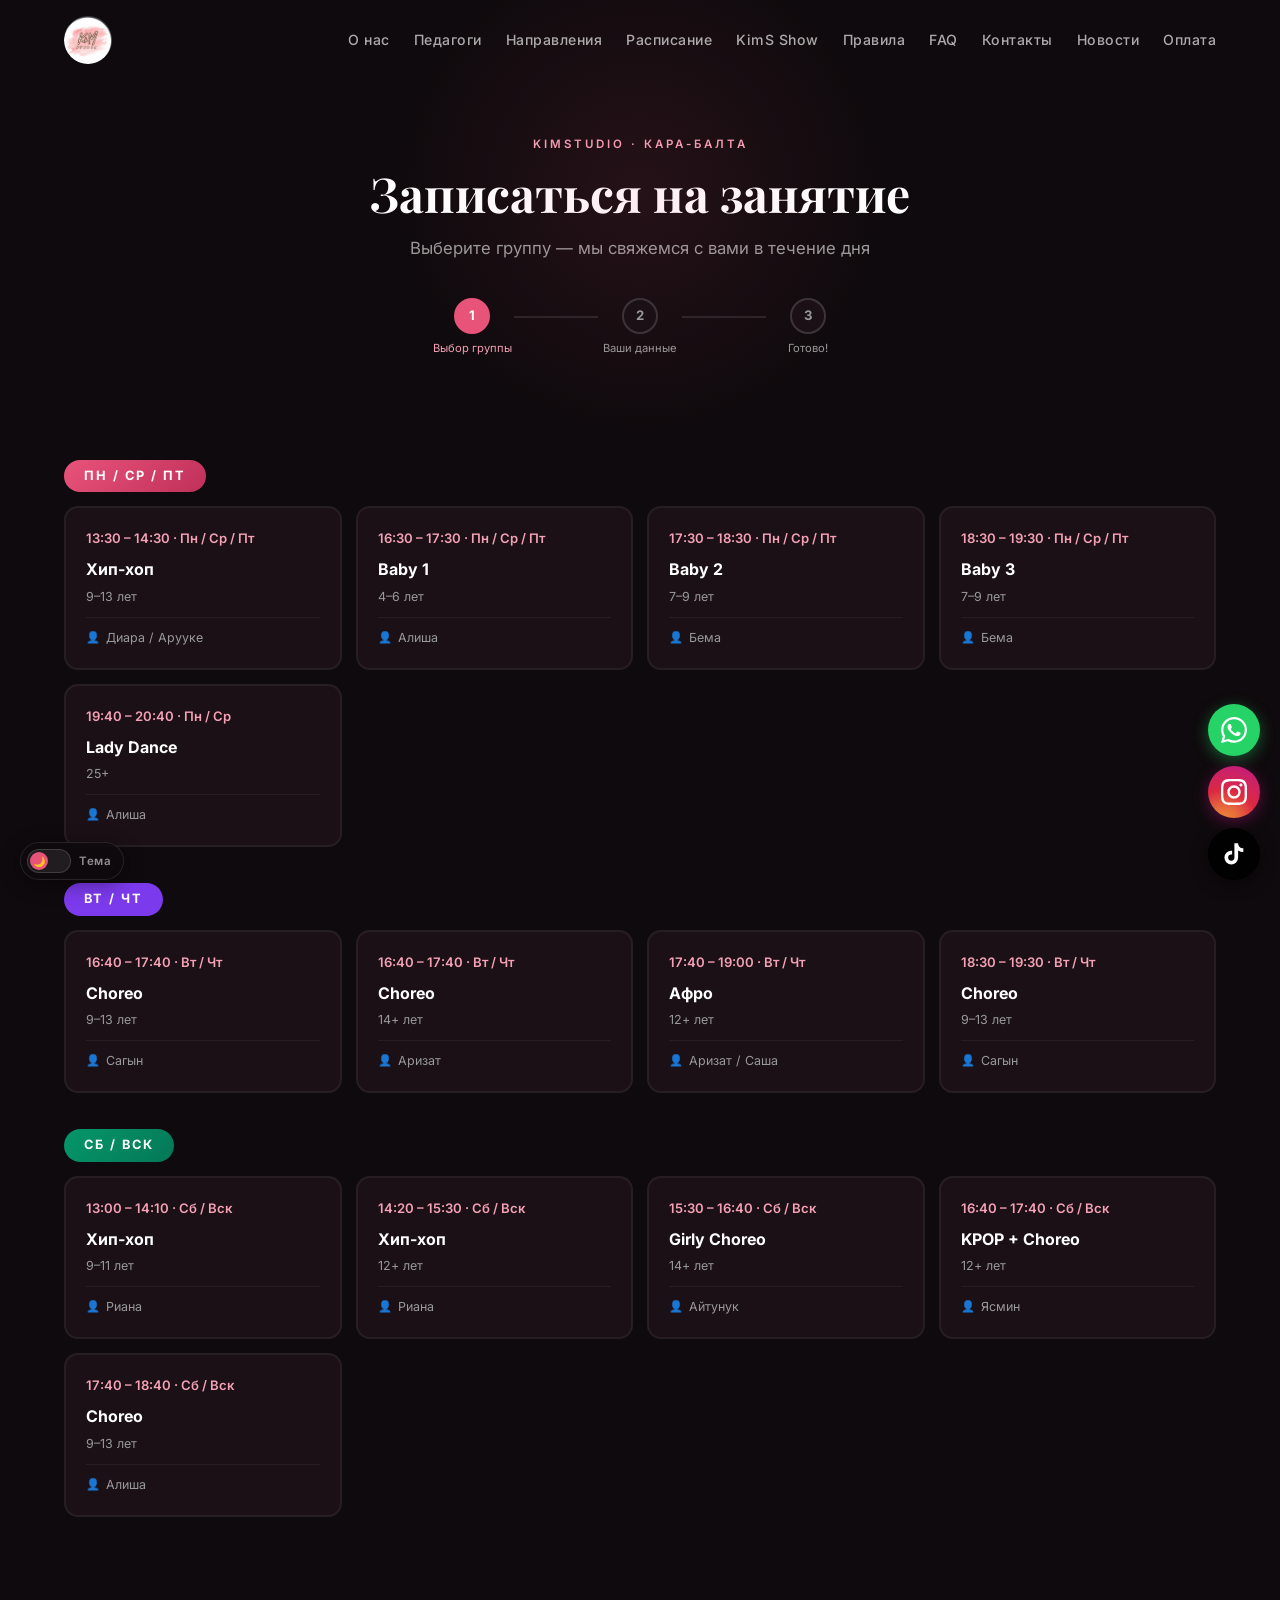
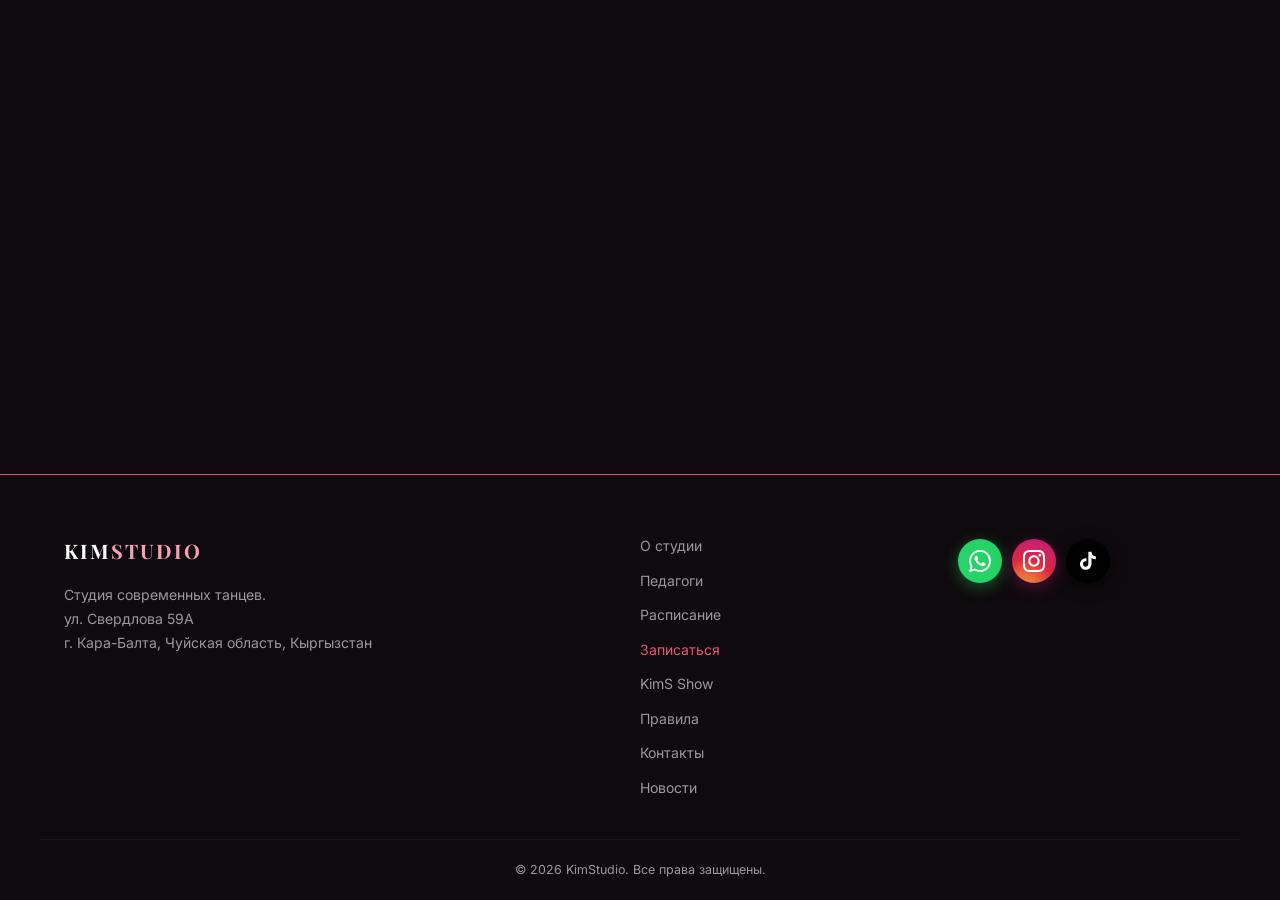
<file: enroll.html>
<!DOCTYPE html>
<html lang="ru">
<head>
  <!-- Google tag (gtag.js) -->
  <script async src="https://www.googletagmanager.com/gtag/js?id=G-KLJQ2LQRY6"></script>
  <script>
    window.dataLayer = window.dataLayer || [];
    function gtag(){dataLayer.push(arguments);}
    gtag('js', new Date());
    gtag('config', 'G-KLJQ2LQRY6');
  </script>
  <meta charset="UTF-8" />
  <meta name="viewport" content="width=device-width, initial-scale=1.0" />
  <meta name="description" content="Записаться на занятие в KimStudio — выберите группу и заполните форму. Студия современных танцев в Кара-Балте." />
  <meta property="og:title" content="Записаться на занятие — KimStudio" />
  <meta property="og:description" content="Выберите группу и запишитесь онлайн. KimStudio — студия современных танцев в Кара-Балте." />
  <meta property="og:type" content="website" />
  <meta property="og:image" content="logo.png" />
  <link rel="icon" type="image/png" href="logo.png" />
  <title>Записаться на занятие — KimStudio</title>
  <link rel="stylesheet" href="style.css" />
  <link rel="preconnect" href="https://fonts.googleapis.com" />
  <link rel="preconnect" href="https://fonts.gstatic.com" crossorigin />
  <link rel="preload" href="https://fonts.googleapis.com/css2?family=Playfair+Display:wght@400;700&family=Inter:wght@300;400;500;600&display=swap" as="style" onload="this.onload=null;this.rel='stylesheet'" />
  <noscript><link rel="stylesheet" href="https://fonts.googleapis.com/css2?family=Playfair+Display:wght@400;700&family=Inter:wght@300;400;500;600&display=swap" /></noscript>
  <style>
    .enroll-hero {
      padding: 130px 0 50px;
      text-align: center;
      background: var(--dark);
      position: relative;
      overflow: hidden;
    }
    .enroll-hero::before {
      content: '';
      position: absolute;
      top: -60px; left: 50%;
      transform: translateX(-50%);
      width: 500px; height: 500px;
      background: radial-gradient(circle, rgba(232,83,122,0.1) 0%, transparent 70%);
      pointer-events: none;
    }

    /* Steps indicator */
    .steps-bar {
      display: flex;
      align-items: center;
      justify-content: center;
      gap: 0;
      margin: 36px auto 52px;
      max-width: 420px;
    }
    .step {
      display: flex;
      flex-direction: column;
      align-items: center;
      gap: 6px;
      flex: 1;
    }
    .step-circle {
      width: 36px; height: 36px;
      border-radius: 50%;
      border: 2px solid rgba(255,255,255,0.15);
      background: var(--dark-2);
      display: flex;
      align-items: center;
      justify-content: center;
      font-size: 0.82rem;
      font-weight: 700;
      color: var(--gray);
      transition: all 0.3s;
      position: relative;
      z-index: 1;
    }
    .step.active .step-circle {
      border-color: var(--pink);
      background: var(--pink);
      color: #fff;
    }
    .step.done .step-circle {
      border-color: #4caf50;
      background: #4caf50;
      color: #fff;
    }
    .step-label {
      font-size: 0.7rem;
      color: var(--gray);
      white-space: nowrap;
    }
    .step.active .step-label { color: var(--pink-light); }
    .step-line {
      flex: 1;
      height: 2px;
      background: rgba(255,255,255,0.1);
      margin-bottom: 22px;
    }

    /* Group cards grid */
    .groups-section { display: block; }
    .groups-section-title {
      font-size: 0.72rem;
      font-weight: 600;
      letter-spacing: 3px;
      text-transform: uppercase;
      color: var(--pink-light);
      margin-bottom: 20px;
    }
    .day-block { margin-bottom: 36px; }
    .day-block-label {
      display: flex;
      align-items: center;
      gap: 12px;
      margin-bottom: 14px;
    }
    .group-cards {
      display: grid;
      grid-template-columns: repeat(auto-fill, minmax(260px, 1fr));
      gap: 14px;
    }
    .group-card {
      background: var(--dark-2);
      border: 2px solid rgba(255,255,255,0.06);
      border-radius: var(--radius);
      padding: 20px;
      cursor: pointer;
      transition: all 0.25s ease;
      position: relative;
      user-select: none;
    }
    .group-card:hover {
      border-color: rgba(232,83,122,0.4);
      transform: translateY(-2px);
    }
    .group-card.selected {
      border-color: var(--pink);
      background: rgba(232,83,122,0.08);
    }
    .group-card.selected::after {
      content: '✓';
      position: absolute;
      top: 12px; right: 14px;
      width: 22px; height: 22px;
      background: var(--pink);
      border-radius: 50%;
      display: flex;
      align-items: center;
      justify-content: center;
      font-size: 0.75rem;
      color: #fff;
      font-weight: 700;
      line-height: 22px;
      text-align: center;
    }
    .gc-time {
      font-size: 0.82rem;
      font-weight: 600;
      color: var(--pink-light);
      margin-bottom: 8px;
    }
    .gc-name {
      font-size: 1rem;
      font-weight: 700;
      color: var(--white);
      margin-bottom: 4px;
    }
    .gc-age {
      font-size: 0.78rem;
      color: var(--gray);
      margin-bottom: 10px;
    }
    .gc-teacher {
      font-size: 0.78rem;
      color: var(--gray);
      border-top: 1px solid rgba(255,255,255,0.06);
      padding-top: 10px;
      display: flex;
      align-items: center;
      gap: 6px;
    }
    .gc-teacher::before {
      content: '👤';
      font-size: 0.7rem;
    }

    /* Form section */
    .form-section {
      max-width: 560px;
      margin: 0 auto;
      opacity: 0;
      transform: translateY(20px);
      transition: all 0.4s ease;
      pointer-events: none;
    }
    .form-section.visible {
      opacity: 1;
      transform: translateY(0);
      pointer-events: all;
    }

    .selected-group-preview {
      background: rgba(232,83,122,0.08);
      border: 1px solid rgba(232,83,122,0.3);
      border-radius: var(--radius);
      padding: 16px 20px;
      margin-bottom: 28px;
      display: flex;
      align-items: center;
      gap: 14px;
    }
    .sgp-icon { font-size: 1.5rem; }
    .sgp-info { flex: 1; }
    .sgp-name { font-weight: 700; color: var(--white); font-size: 0.95rem; }
    .sgp-details { font-size: 0.78rem; color: var(--gray); margin-top: 2px; }
    .sgp-change {
      font-size: 0.75rem;
      color: var(--pink-light);
      cursor: pointer;
      text-decoration: underline;
      background: none;
      border: none;
      font-family: inherit;
    }
    .sgp-change:hover { color: var(--pink); }

    .enroll-form .form-group { margin-bottom: 16px; }
    .enroll-form input,
    .enroll-form textarea {
      width: 100%;
      background: var(--dark-2);
      border: 1.5px solid rgba(255,255,255,0.08);
      border-radius: 10px;
      padding: 14px 16px;
      color: var(--white);
      font-family: 'Inter', sans-serif;
      font-size: 0.9rem;
      transition: border-color 0.25s;
      outline: none;
    }
    .enroll-form input:focus,
    .enroll-form textarea:focus {
      border-color: var(--pink);
    }
    .enroll-form input::placeholder,
    .enroll-form textarea::placeholder { color: var(--gray); }

    .form-row {
      display: grid;
      grid-template-columns: 1fr 1fr;
      gap: 12px;
    }

    .enroll-submit {
      width: 100%;
      padding: 16px;
      background: var(--pink);
      border: none;
      border-radius: 10px;
      color: #fff;
      font-family: 'Inter', sans-serif;
      font-size: 1rem;
      font-weight: 600;
      cursor: pointer;
      transition: all 0.25s;
      margin-top: 8px;
      display: flex;
      align-items: center;
      justify-content: center;
      gap: 10px;
    }
    .enroll-submit:hover { background: var(--pink-dark); transform: translateY(-1px); }
    .enroll-submit svg { width: 20px; height: 20px; }

    .form-privacy {
      font-size: 0.72rem;
      color: var(--gray);
      text-align: center;
      margin-top: 12px;
    }

    /* Success state */
    .success-box {
      display: none;
      text-align: center;
      padding: 48px 24px;
      background: rgba(76,175,80,0.08);
      border: 1px solid rgba(76,175,80,0.25);
      border-radius: var(--radius);
      max-width: 480px;
      margin: 0 auto;
    }
    .success-box.show { display: block; }
    .success-icon { font-size: 3rem; margin-bottom: 16px; }
    .success-box h3 { color: var(--white); font-size: 1.3rem; margin-bottom: 8px; }
    .success-box p { color: var(--gray); font-size: 0.9rem; }

    @media (max-width: 600px) {
      .form-row { grid-template-columns: 1fr; }
      .group-cards { grid-template-columns: 1fr; }
    }
  </style>
</head>
<body>
<script>if(localStorage.getItem('kimstudio-theme')==='light')document.body.classList.add('light');</script>
  <!-- LOADER -->
  <div id="loader">
    <div class="loader-content">
      <img src="logo.webp" alt="KimStudio" class="loader-logo" />
    </div>
  </div>

  <!-- NAVIGATION -->
  <nav class="navbar scrolled" id="navbar">
    <div class="nav-container">
      <a href="index.html" class="nav-brand">
        <img src="logo.png" alt="KimStudio" class="nav-logo-img" />
      </a>
      <ul class="nav-links" id="navLinks">
        <li><a href="index.html#about">О нас</a></li>
        <li><a href="teachers.html" onclick="gtag('event','teachers_click',{event_category:'navigation',event_label:'Navbar'});">Педагоги</a></li>
        <li><a href="index.html#directions">Направления</a></li>
        <li><a href="schedule.html" onclick="gtag('event','schedule_click',{event_category:'navigation',event_label:'Navbar'});">Расписание</a></li>
        <li><a href="index.html#show">KimS Show</a></li>
        <li><a href="index.html#rules">Правила</a></li>
        <li><a href="index.html#faq">FAQ</a></li>
        <li><a href="index.html#contact">Контакты</a></li>
        <li><a href="news.html">Новости</a></li>
        <li><a href="payment.html" style="color:var(--pink);">Оплата</a></li>
      </ul>
      <button class="burger" id="burger" aria-label="Меню">
        <span></span><span></span><span></span>
      </button>
    </div>
  </nav>

  <label class="theme-switch" title="Переключить тему">
    <input type="checkbox" id="themeToggle" />
    <span class="theme-switch-track">
      <span class="theme-switch-thumb"></span>
    </span>
    <span class="theme-switch-label">Тема</span>
  </label>

  <!-- HERO -->
  <section class="enroll-hero">
    <div class="container">
      <span class="section-tag">KimStudio · Кара-Балта</span>
      <h1 class="section-title" style="margin-bottom: 12px;">Записаться на занятие</h1>
      <p class="section-desc" style="margin: 0 auto;">Выберите группу — мы свяжемся с вами в течение дня</p>

      <!-- Steps -->
      <div class="steps-bar" id="stepsBar">
        <div class="step active" id="step1">
          <div class="step-circle">1</div>
          <span class="step-label">Выбор группы</span>
        </div>
        <div class="step-line"></div>
        <div class="step" id="step2">
          <div class="step-circle">2</div>
          <span class="step-label">Ваши данные</span>
        </div>
        <div class="step-line"></div>
        <div class="step" id="step3">
          <div class="step-circle">3</div>
          <span class="step-label">Готово!</span>
        </div>
      </div>
    </div>
  </section>

  <!-- MAIN -->
  <section style="padding: 0 0 100px;">
    <div class="container">

      <!-- STEP 1: Group selection -->
      <div id="groupsSection">

        <!-- Mon / Wed / Fri -->
        <div class="day-block">
          <div class="day-block-label">
            <span class="days-badge">ПН / СР / ПТ</span>
          </div>
          <div class="group-cards">
            <div class="group-card" data-group="Хип-хоп (9–13 лет)" data-days="Пн / Ср / Пт" data-time="13:30 – 14:30" data-teacher="Диара / Арууке" data-age="9–13 лет">
              <div class="gc-time">13:30 – 14:30 · Пн / Ср / Пт</div>
              <div class="gc-name">Хип-хоп</div>
              <div class="gc-age">9–13 лет</div>
              <div class="gc-teacher">Диара / Арууке</div>
            </div>
            <div class="group-card" data-group="Baby 1 (4–6 лет)" data-days="Пн / Ср / Пт" data-time="16:30 – 17:30" data-teacher="Алиша" data-age="4–6 лет">
              <div class="gc-time">16:30 – 17:30 · Пн / Ср / Пт</div>
              <div class="gc-name">Baby 1</div>
              <div class="gc-age">4–6 лет</div>
              <div class="gc-teacher">Алиша</div>
            </div>
            <div class="group-card" data-group="Baby 2 (7–9 лет)" data-days="Пн / Ср / Пт" data-time="17:30 – 18:30" data-teacher="Бема" data-age="7–9 лет">
              <div class="gc-time">17:30 – 18:30 · Пн / Ср / Пт</div>
              <div class="gc-name">Baby 2</div>
              <div class="gc-age">7–9 лет</div>
              <div class="gc-teacher">Бема</div>
            </div>
            <div class="group-card" data-group="Baby 3 (7–9 лет)" data-days="Пн / Ср / Пт" data-time="18:30 – 19:30" data-teacher="Бема" data-age="7–9 лет">
              <div class="gc-time">18:30 – 19:30 · Пн / Ср / Пт</div>
              <div class="gc-name">Baby 3</div>
              <div class="gc-age">7–9 лет</div>
              <div class="gc-teacher">Бема</div>
            </div>
            <div class="group-card" data-group="Lady Dance (25+)" data-days="Пн / Ср" data-time="19:40 – 20:40" data-teacher="Алиша" data-age="25+">
              <div class="gc-time">19:40 – 20:40 · Пн / Ср</div>
              <div class="gc-name">Lady Dance</div>
              <div class="gc-age">25+</div>
              <div class="gc-teacher">Алиша</div>
            </div>
          </div>
        </div>

        <!-- Tue / Thu -->
        <div class="day-block">
          <div class="day-block-label">
            <span class="days-badge days-badge--purple">ВТ / ЧТ</span>
          </div>
          <div class="group-cards">
            <div class="group-card" data-group="Choreo (9–13 лет)" data-days="Вт / Чт" data-time="16:40 – 17:40" data-teacher="Сагын" data-age="9–13 лет">
              <div class="gc-time">16:40 – 17:40 · Вт / Чт</div>
              <div class="gc-name">Choreo</div>
              <div class="gc-age">9–13 лет</div>
              <div class="gc-teacher">Сагын</div>
            </div>
            <div class="group-card" data-group="Choreo (14+ лет)" data-days="Вт / Чт" data-time="16:40 – 17:40" data-teacher="Аризат" data-age="14+ лет">
              <div class="gc-time">16:40 – 17:40 · Вт / Чт</div>
              <div class="gc-name">Choreo</div>
              <div class="gc-age">14+ лет</div>
              <div class="gc-teacher">Аризат</div>
            </div>
            <div class="group-card" data-group="Афро (12+ лет)" data-days="Вт / Чт" data-time="17:40 – 19:00" data-teacher="Аризат / Саша" data-age="12+ лет">
              <div class="gc-time">17:40 – 19:00 · Вт / Чт</div>
              <div class="gc-name">Афро</div>
              <div class="gc-age">12+ лет</div>
              <div class="gc-teacher">Аризат / Саша</div>
            </div>
            <div class="group-card" data-group="Choreo (9–13 лет, вечер)" data-days="Вт / Чт" data-time="18:30 – 19:30" data-teacher="Сагын" data-age="9–13 лет">
              <div class="gc-time">18:30 – 19:30 · Вт / Чт</div>
              <div class="gc-name">Choreo</div>
              <div class="gc-age">9–13 лет</div>
              <div class="gc-teacher">Сагын</div>
            </div>
          </div>
        </div>

        <!-- Sat / Sun -->
        <div class="day-block">
          <div class="day-block-label">
            <span class="days-badge days-badge--green">СБ / ВСК</span>
          </div>
          <div class="group-cards">
            <div class="group-card" data-group="Хип-хоп (9–11 лет)" data-days="Сб / Вск" data-time="13:00 – 14:10" data-teacher="Риана" data-age="9–11 лет">
              <div class="gc-time">13:00 – 14:10 · Сб / Вск</div>
              <div class="gc-name">Хип-хоп</div>
              <div class="gc-age">9–11 лет</div>
              <div class="gc-teacher">Риана</div>
            </div>
            <div class="group-card" data-group="Хип-хоп (12+ лет)" data-days="Сб / Вск" data-time="14:20 – 15:30" data-teacher="Риана" data-age="12+ лет">
              <div class="gc-time">14:20 – 15:30 · Сб / Вск</div>
              <div class="gc-name">Хип-хоп</div>
              <div class="gc-age">12+ лет</div>
              <div class="gc-teacher">Риана</div>
            </div>
            <div class="group-card" data-group="Girly Choreo (14+ лет)" data-days="Сб / Вск" data-time="15:30 – 16:40" data-teacher="Айтунук" data-age="14+ лет">
              <div class="gc-time">15:30 – 16:40 · Сб / Вск</div>
              <div class="gc-name">Girly Choreo</div>
              <div class="gc-age">14+ лет</div>
              <div class="gc-teacher">Айтунук</div>
            </div>
            <div class="group-card" data-group="KPOP + Choreo (12+ лет)" data-days="Сб / Вск" data-time="16:40 – 17:40" data-teacher="Ясмин" data-age="12+ лет">
              <div class="gc-time">16:40 – 17:40 · Сб / Вск</div>
              <div class="gc-name">KPOP + Choreo</div>
              <div class="gc-age">12+ лет</div>
              <div class="gc-teacher">Ясмин</div>
            </div>
            <div class="group-card" data-group="Choreo (9–13 лет, выходные)" data-days="Сб / Вск" data-time="17:40 – 18:40" data-teacher="Алиша" data-age="9–13 лет">
              <div class="gc-time">17:40 – 18:40 · Сб / Вск</div>
              <div class="gc-name">Choreo</div>
              <div class="gc-age">9–13 лет</div>
              <div class="gc-teacher">Алиша</div>
            </div>
          </div>
        </div>

      </div>

      <!-- STEP 2: Form -->
      <div class="form-section" id="formSection">
        <div class="selected-group-preview" id="groupPreview">
          <span class="sgp-icon">💃</span>
          <div class="sgp-info">
            <div class="sgp-name" id="previewName">—</div>
            <div class="sgp-details" id="previewDetails">—</div>
          </div>
          <button class="sgp-change" onclick="changeGroup()">Изменить</button>
        </div>

        <form class="enroll-form" id="enrollForm">
          <div class="form-row">
            <div class="form-group">
              <input type="text" name="name" id="inputName" placeholder="Ваше имя *" required />
            </div>
            <div class="form-group">
              <input type="tel" name="phone" id="inputPhone" placeholder="Телефон *" required />
            </div>
          </div>
          <div class="form-group">
            <input type="text" name="age" id="inputAge" placeholder="Возраст ученика (например: 8 лет)" />
          </div>
          <div class="form-group">
            <textarea name="comment" id="inputComment" placeholder="Дополнительный вопрос (необязательно)" rows="3"></textarea>
          </div>
          <button type="submit" class="enroll-submit" onclick="gtag('event','enroll_submit',{event_category:'lead',event_label:'Enroll Form'});">
            <svg viewBox="0 0 24 24" fill="currentColor"><path d="M17.472 14.382c-.297-.149-1.758-.867-2.03-.967-.273-.099-.471-.148-.67.15-.197.297-.767.966-.94 1.164-.173.199-.347.223-.644.075-.297-.15-1.255-.463-2.39-1.475-.883-.788-1.48-1.761-1.653-2.059-.173-.297-.018-.458.13-.606.134-.133.298-.347.446-.52.149-.174.198-.298.298-.497.099-.198.05-.371-.025-.52-.075-.149-.669-1.612-.916-2.207-.242-.579-.487-.5-.669-.51-.173-.008-.371-.01-.57-.01-.198 0-.52.074-.792.372-.272.297-1.04 1.016-1.04 2.479 0 1.462 1.065 2.875 1.213 3.074.149.198 2.096 3.2 5.077 4.487.709.306 1.262.489 1.694.625.712.227 1.36.195 1.871.118.571-.085 1.758-.719 2.006-1.413.248-.694.248-1.289.173-1.413-.074-.124-.272-.198-.57-.347m-5.421 7.403h-.004a9.87 9.87 0 01-5.031-1.378l-.361-.214-3.741.982.998-3.648-.235-.374a9.86 9.86 0 01-1.51-5.26c.001-5.45 4.436-9.884 9.888-9.884 2.64 0 5.122 1.03 6.988 2.898a9.825 9.825 0 012.893 6.994c-.003 5.45-4.437 9.884-9.885 9.884m8.413-18.297A11.815 11.815 0 0012.05 0C5.495 0 .16 5.335.157 11.892c0 2.096.547 4.142 1.588 5.945L.057 24l6.305-1.654a11.882 11.882 0 005.683 1.448h.005c6.554 0 11.89-5.335 11.893-11.893a11.821 11.821 0 00-3.48-8.413z"/></svg>
            Записаться через WhatsApp
          </button>
          <p class="form-privacy">Нажимая кнопку, вы соглашаетесь на обработку персональных данных</p>
        </form>

        <!-- Success -->
        <div class="success-box" id="successBox">
          <div class="success-icon">🎉</div>
          <h3>Заявка отправлена!</h3>
          <p>Мы свяжемся с вами в течение дня и подтвердим запись в группу.</p>
          <a href="index.html" class="btn btn-outline" style="display:inline-block; margin-top: 20px;">На главную</a>
        </div>
      </div>

    </div>
  </section>

  <!-- FOOTER -->
  <footer class="footer">
    <div class="footer-container">
      <div class="footer-brand">
        <span class="logo">KIM<span>STUDIO</span></span>
        <p>Студия современных танцев.<br>ул. Свердлова 59А<br>г. Кара-Балта, Чуйская область, Кыргызстан</p>
      </div>
      <div class="footer-links">
        <a href="index.html#about">О студии</a>
        <a href="teachers.html">Педагоги</a>
        <a href="schedule.html">Расписание</a>
        <a href="enroll.html" style="color:var(--pink);">Записаться</a>
        <a href="index.html#show">KimS Show</a>
        <a href="index.html#rules">Правила</a>
        <a href="index.html#contact">Контакты</a>
        <a href="news.html">Новости</a>
      </div>
      <div class="footer-social">
        <div class="footer-social-icons">
          <a href="https://wa.me/996707430777" target="_blank" rel="noopener noreferrer" class="footer-fab fab-whatsapp" aria-label="WhatsApp">
            <svg viewBox="0 0 24 24" fill="currentColor" width="22" height="22"><path d="M17.472 14.382c-.297-.149-1.758-.867-2.03-.967-.273-.099-.471-.148-.67.15-.197.297-.767.966-.94 1.164-.173.199-.347.223-.644.075-.297-.15-1.255-.463-2.39-1.475-.883-.788-1.48-1.761-1.653-2.059-.173-.297-.018-.458.13-.606.134-.133.298-.347.446-.52.149-.174.198-.298.298-.497.099-.198.05-.371-.025-.52-.075-.149-.669-1.612-.916-2.207-.242-.579-.487-.5-.669-.51-.173-.008-.371-.01-.57-.01-.198 0-.52.074-.792.372-.272.297-1.04 1.016-1.04 2.479 0 1.462 1.065 2.875 1.213 3.074.149.198 2.096 3.2 5.077 4.487.709.306 1.262.489 1.694.625.712.227 1.36.195 1.871.118.571-.085 1.758-.719 2.006-1.413.248-.694.248-1.289.173-1.413-.074-.124-.272-.198-.57-.347m-5.421 7.403h-.004a9.87 9.87 0 01-5.031-1.378l-.361-.214-3.741.982.998-3.648-.235-.374a9.86 9.86 0 01-1.51-5.26c.001-5.45 4.436-9.884 9.888-9.884 2.64 0 5.122 1.03 6.988 2.898a9.825 9.825 0 012.893 6.994c-.003 5.45-4.437 9.884-9.885 9.884m8.413-18.297A11.815 11.815 0 0012.05 0C5.495 0 .16 5.335.157 11.892c0 2.096.547 4.142 1.588 5.945L.057 24l6.305-1.654a11.882 11.882 0 005.683 1.448h.005c6.554 0 11.89-5.335 11.893-11.893a11.821 11.821 0 00-3.48-8.413z"/></svg>
          </a>
          <a href="https://www.instagram.com/kimstudioo/" target="_blank" rel="noopener noreferrer" class="footer-fab fab-instagram" aria-label="Instagram">
            <svg viewBox="0 0 24 24" fill="currentColor" width="22" height="22"><path d="M12 2.163c3.204 0 3.584.012 4.85.07 3.252.148 4.771 1.691 4.919 4.919.058 1.265.069 1.645.069 4.849 0 3.205-.012 3.584-.069 4.849-.149 3.225-1.664 4.771-4.919 4.919-1.266.058-1.644.07-4.85.07-3.204 0-3.584-.012-4.849-.07-3.26-.149-4.771-1.699-4.919-4.92-.058-1.265-.07-1.644-.07-4.849 0-3.204.013-3.583.07-4.849.149-3.227 1.664-4.771 4.919-4.919 1.266-.057 1.645-.069 4.849-.069zm0-2.163c-3.259 0-3.667.014-4.947.072-4.358.2-6.78 2.618-6.98 6.98-.059 1.281-.073 1.689-.073 4.948 0 3.259.014 3.668.072 4.948.2 4.358 2.618 6.78 6.98 6.98 1.281.058 1.689.072 4.948.072 3.259 0 3.668-.014 4.948-.072 4.354-.2 6.782-2.618 6.979-6.98.059-1.28.073-1.689.073-4.948 0-3.259-.014-3.667-.072-4.947-.196-4.354-2.617-6.78-6.979-6.98-1.281-.059-1.69-.073-4.949-.073zm0 5.838c-3.403 0-6.162 2.759-6.162 6.162s2.759 6.163 6.162 6.163 6.162-2.759 6.162-6.163c0-3.403-2.759-6.162-6.162-6.162zm0 10.162c-2.209 0-4-1.79-4-4 0-2.209 1.791-4 4-4s4 1.791 4 4c0 2.21-1.791 4-4 4zm6.406-11.845c-.796 0-1.441.645-1.441 1.44s.645 1.44 1.441 1.44c.795 0 1.439-.645 1.439-1.44s-.644-1.44-1.439-1.44z"/></svg>
          </a>
          <a href="https://www.tiktok.com/@kimstudioo?_r=1&_t=ZT-95xl43tIwwQ" target="_blank" rel="noopener noreferrer" class="footer-fab fab-tiktok" aria-label="TikTok">
            <svg viewBox="0 0 24 24" fill="currentColor" width="22" height="22"><path d="M19.59 6.69a4.83 4.83 0 01-3.77-4.25V2h-3.45v13.67a2.89 2.89 0 01-2.88 2.5 2.89 2.89 0 01-2.89-2.89 2.89 2.89 0 012.89-2.89c.28 0 .54.04.79.1V9.01a6.33 6.33 0 00-.79-.05 6.34 6.34 0 00-6.34 6.34 6.34 6.34 0 006.34 6.34 6.34 6.34 0 006.33-6.34V8.69a8.18 8.18 0 004.78 1.52V6.76a4.85 4.85 0 01-1.01-.07z"/></svg>
          </a>
        </div>
      </div>
    </div>
    <div class="footer-bottom">
      <p>&copy; 2026 KimStudio. Все права защищены.</p>
    </div>
  </footer>

  <!-- Social floating buttons -->
  <div class="social-float-group">
    <a href="https://wa.me/996707430777" target="_blank" rel="noopener noreferrer" class="social-fab fab-whatsapp" aria-label="WhatsApp" onclick="gtag('event','whatsapp_click',{event_category:'contact',event_label:'FAB Button'});">
      <svg viewBox="0 0 24 24" fill="currentColor" width="26" height="26"><path d="M17.472 14.382c-.297-.149-1.758-.867-2.03-.967-.273-.099-.471-.148-.67.15-.197.297-.767.966-.94 1.164-.173.199-.347.223-.644.075-.297-.15-1.255-.463-2.39-1.475-.883-.788-1.48-1.761-1.653-2.059-.173-.297-.018-.458.13-.606.134-.133.298-.347.446-.52.149-.174.198-.298.298-.497.099-.198.05-.371-.025-.52-.075-.149-.669-1.612-.916-2.207-.242-.579-.487-.5-.669-.51-.173-.008-.371-.01-.57-.01-.198 0-.52.074-.792.372-.272.297-1.04 1.016-1.04 2.479 0 1.462 1.065 2.875 1.213 3.074.149.198 2.096 3.2 5.077 4.487.709.306 1.262.489 1.694.625.712.227 1.36.195 1.871.118.571-.085 1.758-.719 2.006-1.413.248-.694.248-1.289.173-1.413-.074-.124-.272-.198-.57-.347m-5.421 7.403h-.004a9.87 9.87 0 01-5.031-1.378l-.361-.214-3.741.982.998-3.648-.235-.374a9.86 9.86 0 01-1.51-5.26c.001-5.45 4.436-9.884 9.888-9.884 2.64 0 5.122 1.03 6.988 2.898a9.825 9.825 0 012.893 6.994c-.003 5.45-4.437 9.884-9.885 9.884m8.413-18.297A11.815 11.815 0 0012.05 0C5.495 0 .16 5.335.157 11.892c0 2.096.547 4.142 1.588 5.945L.057 24l6.305-1.654a11.882 11.882 0 005.683 1.448h.005c6.554 0 11.89-5.335 11.893-11.893a11.821 11.821 0 00-3.48-8.413z"/></svg>
    </a>
    <a href="https://www.instagram.com/kimstudioo/" target="_blank" rel="noopener noreferrer" class="social-fab fab-instagram" aria-label="Instagram" onclick="gtag('event','instagram_click',{event_category:'social',event_label:'FAB Button'});">
      <svg viewBox="0 0 24 24" fill="currentColor" width="26" height="26"><path d="M12 2.163c3.204 0 3.584.012 4.85.07 3.252.148 4.771 1.691 4.919 4.919.058 1.265.069 1.645.069 4.849 0 3.205-.012 3.584-.069 4.849-.149 3.225-1.664 4.771-4.919 4.919-1.266.058-1.644.07-4.85.07-3.204 0-3.584-.012-4.849-.07-3.26-.149-4.771-1.699-4.919-4.92-.058-1.265-.07-1.644-.07-4.849 0-3.204.013-3.583.07-4.849.149-3.227 1.664-4.771 4.919-4.919 1.266-.057 1.645-.069 4.849-.069zm0-2.163c-3.259 0-3.667.014-4.947.072-4.358.2-6.78 2.618-6.98 6.98-.059 1.281-.073 1.689-.073 4.948 0 3.259.014 3.668.072 4.948.2 4.358 2.618 6.78 6.98 6.98 1.281.058 1.689.072 4.948.072 3.259 0 3.668-.014 4.948-.072 4.354-.2 6.782-2.618 6.979-6.98.059-1.28.073-1.689.073-4.948 0-3.259-.014-3.667-.072-4.947-.196-4.354-2.617-6.78-6.979-6.98-1.281-.059-1.69-.073-4.949-.073zm0 5.838c-3.403 0-6.162 2.759-6.162 6.162s2.759 6.163 6.162 6.163 6.162-2.759 6.162-6.163c0-3.403-2.759-6.162-6.162-6.162zm0 10.162c-2.209 0-4-1.79-4-4 0-2.209 1.791-4 4-4s4 1.791 4 4c0 2.21-1.791 4-4 4zm6.406-11.845c-.796 0-1.441.645-1.441 1.44s.645 1.44 1.441 1.44c.795 0 1.439-.645 1.439-1.44s-.644-1.44-1.439-1.44z"/></svg>
    </a>
    <a href="https://www.tiktok.com/@kimstudioo?_r=1&_t=ZT-95xl43tIwwQ" target="_blank" rel="noopener noreferrer" class="social-fab fab-tiktok" aria-label="TikTok" onclick="gtag('event','tiktok_click',{event_category:'social',event_label:'FAB Button'});">
      <svg viewBox="0 0 24 24" fill="currentColor" width="26" height="26"><path d="M19.59 6.69a4.83 4.83 0 01-3.77-4.25V2h-3.45v13.67a2.89 2.89 0 01-2.88 2.5 2.89 2.89 0 01-2.89-2.89 2.89 2.89 0 012.89-2.89c.28 0 .54.04.79.1V9.01a6.33 6.33 0 00-.79-.05 6.34 6.34 0 00-6.34 6.34 6.34 6.34 0 006.34 6.34 6.34 6.34 0 006.33-6.34V8.69a8.18 8.18 0 004.78 1.52V6.76a4.85 4.85 0 01-1.01-.07z"/></svg>
    </a>
  </div>

  <script src="script.js"></script>
  <script>
    let selectedCard = null;

    const cards = document.querySelectorAll('.group-card');
    const formSection = document.getElementById('formSection');
    const groupsSection = document.getElementById('groupsSection');
    const previewName = document.getElementById('previewName');
    const previewDetails = document.getElementById('previewDetails');
    const step1 = document.getElementById('step1');
    const step2 = document.getElementById('step2');
    const step3 = document.getElementById('step3');

    cards.forEach(card => {
      card.addEventListener('click', () => {
        cards.forEach(c => c.classList.remove('selected'));
        card.classList.add('selected');
        selectedCard = card;

        previewName.textContent = card.dataset.group;
        previewDetails.textContent = card.dataset.days + ' · ' + card.dataset.time + ' · Педагог: ' + card.dataset.teacher;

        formSection.classList.add('visible');

        step1.classList.remove('active');
        step1.classList.add('done');
        step2.classList.add('active');

        setTimeout(() => {
          formSection.scrollIntoView({ behavior: 'smooth', block: 'start' });
        }, 100);

        gtag('event', 'group_selected', { event_category: 'enroll', event_label: card.dataset.group });
      });
    });

    function changeGroup() {
      formSection.classList.remove('visible');
      selectedCard = null;
      cards.forEach(c => c.classList.remove('selected'));
      step1.classList.add('active');
      step1.classList.remove('done');
      step2.classList.remove('active');
      groupsSection.scrollIntoView({ behavior: 'smooth', block: 'start' });
    }

    document.getElementById('enrollForm').addEventListener('submit', (e) => {
      e.preventDefault();
      if (!selectedCard) return;

      const name = document.getElementById('inputName').value.trim();
      const phone = document.getElementById('inputPhone').value.trim();
      const age = document.getElementById('inputAge').value.trim();
      const comment = document.getElementById('inputComment').value.trim();

      const text = [
        '📝 Заявка на запись в KimStudio',
        '',
        `Группа: ${selectedCard.dataset.group}`,
        `Дни: ${selectedCard.dataset.days}`,
        `Время: ${selectedCard.dataset.time}`,
        `Педагог: ${selectedCard.dataset.teacher}`,
        '',
        `Имя: ${name}`,
        `Телефон: ${phone}`,
        age ? `Возраст: ${age}` : '',
        comment ? `Вопрос: ${comment}` : '',
      ].filter(Boolean).join('\n');

      window.open(`https://wa.me/996707430777?text=${encodeURIComponent(text)}`, '_blank');

      document.getElementById('enrollForm').style.display = 'none';
      document.getElementById('successBox').classList.add('show');
      document.getElementById('groupPreview').style.display = 'none';

      step2.classList.remove('active');
      step2.classList.add('done');
      step3.classList.add('active');
    });
  </script>
</body>
</html>
</file>
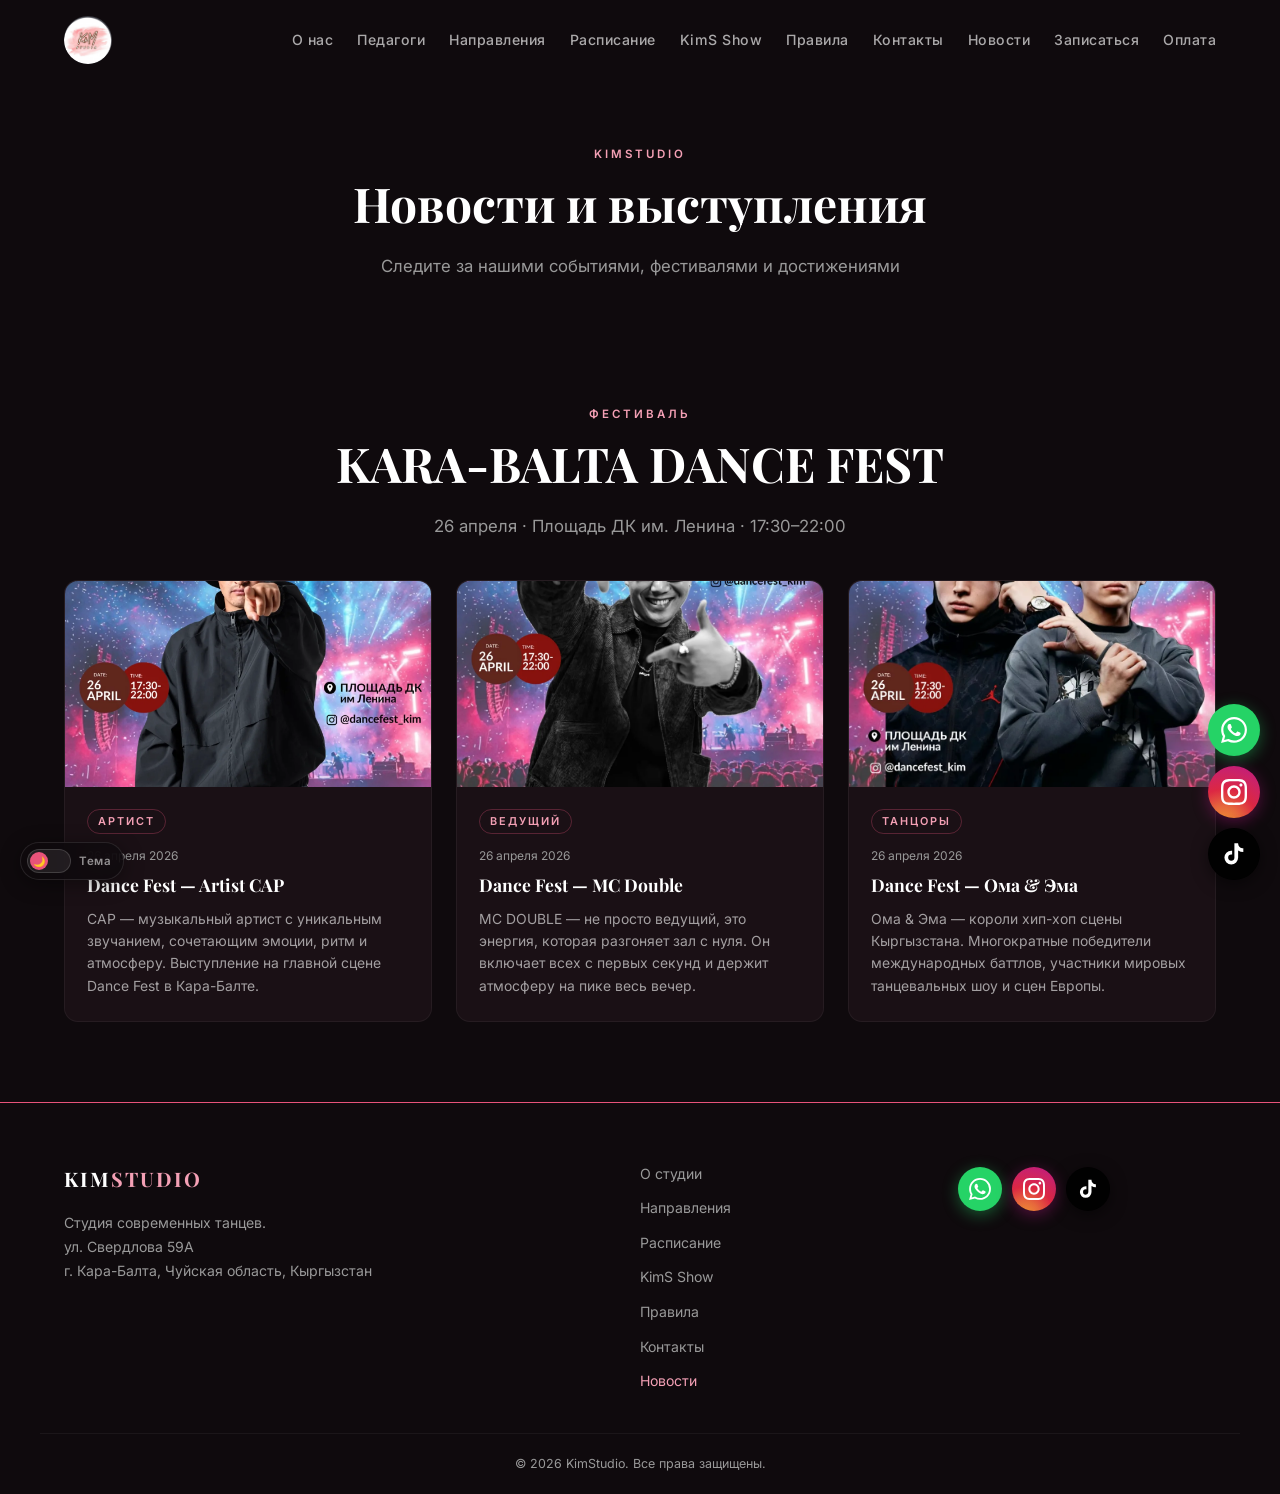
<file: news.html>
<!DOCTYPE html>
<html lang="ru">
<head>
  <!-- Google tag (gtag.js) -->
  <script async src="https://www.googletagmanager.com/gtag/js?id=G-KLJQ2LQRY6"></script>
  <script>
    window.dataLayer = window.dataLayer || [];
    function gtag(){dataLayer.push(arguments);}
    gtag('js', new Date());
    gtag('config', 'G-KLJQ2LQRY6');
  </script>
  <meta charset="UTF-8" />
  <meta name="viewport" content="width=device-width, initial-scale=1.0" />
  <meta name="description" content="Новости, фестивали и достижения KimStudio — студии современных танцев в Кара-Балте. KARA-BALTA DANCE FEST и другие события." />
  <meta property="og:title" content="Новости и выступления — KimStudio" />
  <meta property="og:description" content="Следите за событиями, фестивалями и достижениями KimStudio." />
  <meta property="og:type" content="website" />
  <meta property="og:image" content="logo.png" />
  <link rel="icon" type="image/png" href="logo.png" />
  <title>Новости и выступления — KimStudio</title>
  <link rel="stylesheet" href="style.css" />
  <link rel="preconnect" href="https://fonts.googleapis.com" />
  <link rel="preconnect" href="https://fonts.gstatic.com" crossorigin />
  <link rel="preload" href="https://fonts.googleapis.com/css2?family=Playfair+Display:wght@400;700&family=Inter:wght@300;400;500;600&display=swap" as="style" onload="this.onload=null;this.rel='stylesheet'" />
  <noscript><link rel="stylesheet" href="https://fonts.googleapis.com/css2?family=Playfair+Display:wght@400;700&family=Inter:wght@300;400;500;600&display=swap" /></noscript>
  <style>
    .news-hero {
      padding: 140px 0 60px;
      text-align: center;
      background: var(--dark);
    }
    .news-grid {
      display: grid;
      grid-template-columns: repeat(3, 1fr);
      gap: 24px;
      padding-bottom: 80px;
    }
    .news-card {
      background: var(--dark-2);
      border-radius: var(--radius);
      overflow: hidden;
      border: 1px solid rgba(255,255,255,0.05);
      transition: var(--transition);
    }
    .news-card:hover {
      border-color: rgba(232,83,122,0.25);
      transform: translateY(-4px);
      box-shadow: var(--shadow);
    }
    .news-card-img {
      width: 100%;
      aspect-ratio: 16/9;
      object-fit: cover;
      display: block;
      background: var(--dark-3);
    }
    .news-card-img-placeholder {
      width: 100%;
      aspect-ratio: 16/9;
      background: var(--dark-3);
      display: flex;
      align-items: center;
      justify-content: center;
      font-size: 2.5rem;
    }
    .news-card-body {
      padding: 20px 22px 24px;
    }
    .news-tag {
      display: inline-block;
      font-size: 0.68rem;
      font-weight: 600;
      letter-spacing: 2px;
      text-transform: uppercase;
      color: var(--pink-light);
      border: 1px solid rgba(232,83,122,0.3);
      padding: 3px 10px;
      border-radius: 50px;
      margin-bottom: 12px;
    }
    .news-date {
      font-size: 0.75rem;
      color: var(--gray);
      margin-bottom: 8px;
    }
    .news-card h3 {
      font-family: 'Playfair Display', serif;
      font-size: 1.1rem;
      color: var(--white);
      margin-bottom: 10px;
      line-height: 1.4;
    }
    .news-card p {
      font-size: 0.87rem;
      color: rgba(255,255,255,0.6);
      line-height: 1.6;
    }
    .news-empty {
      grid-column: span 3;
      text-align: center;
      padding: 80px 0;
      color: var(--gray);
    }
    .news-empty .empty-icon { font-size: 3rem; margin-bottom: 16px; }
    .news-empty p { font-size: 0.95rem; }

    .news-event-header { text-align: center; margin-bottom: 40px; padding-top: 60px; }
    @media (max-width: 900px) { .news-grid { grid-template-columns: repeat(2, 1fr); } .news-empty { grid-column: span 2; } }
    @media (max-width: 600px) { .news-grid { grid-template-columns: 1fr; } .news-empty { grid-column: span 1; } }
  </style>
</head>
<body>
<script>if(localStorage.getItem('kimstudio-theme')==='light')document.body.classList.add('light');</script>
  <!-- LOADER -->
  <div id="loader">
    <div class="loader-content">
      <img src="logo.webp" alt="KimStudio" class="loader-logo" />
    </div>
  </div>

  <!-- NAVIGATION -->
  <nav class="navbar scrolled" id="navbar">
    <div class="nav-container">
      <a href="index.html" class="nav-brand">
        <img src="logo.png" alt="KimStudio" class="nav-logo-img" />
      </a>
      <ul class="nav-links" id="navLinks">
        <li><a href="index.html#about">О нас</a></li>
        <li><a href="teachers.html" onclick="gtag('event','teachers_click',{event_category:'navigation',event_label:'Navbar'});">Педагоги</a></li>
        <li><a href="index.html#directions">Направления</a></li>
        <li><a href="schedule.html" onclick="gtag('event','schedule_click',{event_category:'navigation',event_label:'Navbar'});">Расписание</a></li>
        <li><a href="index.html#show">KimS Show</a></li>
        <li><a href="index.html#rules">Правила</a></li>
        <li><a href="index.html#contact">Контакты</a></li>
        <li><a href="news.html" style="color: var(--pink);">Новости</a></li>
        <li><a href="enroll.html" style="color:var(--pink);" onclick="gtag('event','enroll_click',{event_category:'navigation',event_label:'Navbar'});">Записаться</a></li>
        <li><a href="payment.html">Оплата</a></li>
      </ul>
      <button class="burger" id="burger" aria-label="Меню">
        <span></span><span></span><span></span>
      </button>
    </div>
  </nav>

  <label class="theme-switch" title="Переключить тему">
    <input type="checkbox" id="themeToggle" />
    <span class="theme-switch-track">
      <span class="theme-switch-thumb"></span>
    </span>
    <span class="theme-switch-label">Тема</span>
  </label>

  <!-- HERO -->
  <section class="news-hero">
    <div class="container">
      <span class="section-tag">KimStudio</span>
      <h1 class="section-title">Новости и выступления</h1>
      <p class="section-desc" style="margin: 0 auto;">Следите за нашими событиями, фестивалями и достижениями</p>
    </div>
  </section>

  <!-- NEWS GRID -->
  <section style="background: var(--dark);">
    <div class="container">
      <!-- DANCE FEST — 26 апреля 2026 -->
      <div class="news-event-header">
        <span class="section-tag">Фестиваль</span>
        <h2 class="section-title">KARA-BALTA DANCE FEST</h2>
        <p class="section-desc" style="margin:0 auto;">26 апреля · Площадь ДК им. Ленина · 17:30–22:00</p>
      </div>

      <div class="news-grid">

        <div class="news-card">
          <img src="fest-cap.webp" alt="Dance Fest — CAP" class="news-card-img" loading="lazy" />
          <div class="news-card-body">
            <span class="news-tag">Артист</span>
            <div class="news-date">26 апреля 2026</div>
            <h3>Dance Fest — Artist CAP</h3>
            <p>CAP — музыкальный артист с уникальным звучанием, сочетающим эмоции, ритм и атмосферу. Выступление на главной сцене Dance Fest в Кара-Балте.</p>
          </div>
        </div>

        <div class="news-card">
          <img src="fest-mcdouble.webp" alt="Dance Fest — MC Double" class="news-card-img" loading="lazy" />
          <div class="news-card-body">
            <span class="news-tag">Ведущий</span>
            <div class="news-date">26 апреля 2026</div>
            <h3>Dance Fest — MC Double</h3>
            <p>MC DOUBLE — не просто ведущий, это энергия, которая разгоняет зал с нуля. Он включает всех с первых секунд и держит атмосферу на пике весь вечер.</p>
          </div>
        </div>

        <div class="news-card">
          <img src="fest-omaema.webp" alt="Dance Fest — Ома & Эма" class="news-card-img" loading="lazy" />
          <div class="news-card-body">
            <span class="news-tag">Танцоры</span>
            <div class="news-date">26 апреля 2026</div>
            <h3>Dance Fest — Ома & Эма</h3>
            <p>Ома & Эма — короли хип-хоп сцены Кыргызстана. Многократные победители международных баттлов, участники мировых танцевальных шоу и сцен Европы.</p>
          </div>
        </div>

      </div>
    </div>
  </section>

  <!-- FOOTER -->
  <footer class="footer">
    <div class="footer-container">
      <div class="footer-brand">
        <span class="logo">KIM<span>STUDIO</span></span>
        <p>Студия современных танцев.<br>ул. Свердлова 59А<br>г. Кара-Балта, Чуйская область, Кыргызстан</p>
      </div>
      <div class="footer-links">
        <a href="index.html#about">О студии</a>
        <a href="index.html#directions">Направления</a>
        <a href="schedule.html">Расписание</a>
        <a href="index.html#show">KimS Show</a>
        <a href="index.html#rules">Правила</a>
        <a href="index.html#contact">Контакты</a>
        <a href="news.html" style="color: var(--pink-light);">Новости</a>
      </div>
      <div class="footer-social">
        <div class="footer-social-icons">
          <a href="https://wa.me/996707430777" target="_blank" rel="noopener noreferrer" class="footer-fab fab-whatsapp" aria-label="WhatsApp">
            <svg viewBox="0 0 24 24" fill="currentColor" width="22" height="22"><path d="M17.472 14.382c-.297-.149-1.758-.867-2.03-.967-.273-.099-.471-.148-.67.15-.197.297-.767.966-.94 1.164-.173.199-.347.223-.644.075-.297-.15-1.255-.463-2.39-1.475-.883-.788-1.48-1.761-1.653-2.059-.173-.297-.018-.458.13-.606.134-.133.298-.347.446-.52.149-.174.198-.298.298-.497.099-.198.05-.371-.025-.52-.075-.149-.669-1.612-.916-2.207-.242-.579-.487-.5-.669-.51-.173-.008-.371-.01-.57-.01-.198 0-.52.074-.792.372-.272.297-1.04 1.016-1.04 2.479 0 1.462 1.065 2.875 1.213 3.074.149.198 2.096 3.2 5.077 4.487.709.306 1.262.489 1.694.625.712.227 1.36.195 1.871.118.571-.085 1.758-.719 2.006-1.413.248-.694.248-1.289.173-1.413-.074-.124-.272-.198-.57-.347m-5.421 7.403h-.004a9.87 9.87 0 01-5.031-1.378l-.361-.214-3.741.982.998-3.648-.235-.374a9.86 9.86 0 01-1.51-5.26c.001-5.45 4.436-9.884 9.888-9.884 2.64 0 5.122 1.03 6.988 2.898a9.825 9.825 0 012.893 6.994c-.003 5.45-4.437 9.884-9.885 9.884m8.413-18.297A11.815 11.815 0 0012.05 0C5.495 0 .16 5.335.157 11.892c0 2.096.547 4.142 1.588 5.945L.057 24l6.305-1.654a11.882 11.882 0 005.683 1.448h.005c6.554 0 11.89-5.335 11.893-11.893a11.821 11.821 0 00-3.48-8.413z"/></svg>
          </a>
          <a href="https://www.instagram.com/kimstudioo/" target="_blank" rel="noopener noreferrer" class="footer-fab fab-instagram" aria-label="Instagram">
            <svg viewBox="0 0 24 24" fill="currentColor" width="22" height="22"><path d="M12 2.163c3.204 0 3.584.012 4.85.07 3.252.148 4.771 1.691 4.919 4.919.058 1.265.069 1.645.069 4.849 0 3.205-.012 3.584-.069 4.849-.149 3.225-1.664 4.771-4.919 4.919-1.266.058-1.644.07-4.85.07-3.204 0-3.584-.012-4.849-.07-3.26-.149-4.771-1.699-4.919-4.92-.058-1.265-.07-1.644-.07-4.849 0-3.204.013-3.583.07-4.849.149-3.227 1.664-4.771 4.919-4.919 1.266-.057 1.645-.069 4.849-.069zm0-2.163c-3.259 0-3.667.014-4.947.072-4.358.2-6.78 2.618-6.98 6.98-.059 1.281-.073 1.689-.073 4.948 0 3.259.014 3.668.072 4.948.2 4.358 2.618 6.78 6.98 6.98 1.281.058 1.689.072 4.948.072 3.259 0 3.668-.014 4.948-.072 4.354-.2 6.782-2.618 6.979-6.98.059-1.28.073-1.689.073-4.948 0-3.259-.014-3.667-.072-4.947-.196-4.354-2.617-6.78-6.979-6.98-1.281-.059-1.69-.073-4.949-.073zm0 5.838c-3.403 0-6.162 2.759-6.162 6.162s2.759 6.163 6.162 6.163 6.162-2.759 6.162-6.163c0-3.403-2.759-6.162-6.162-6.162zm0 10.162c-2.209 0-4-1.79-4-4 0-2.209 1.791-4 4-4s4 1.791 4 4c0 2.21-1.791 4-4 4zm6.406-11.845c-.796 0-1.441.645-1.441 1.44s.645 1.44 1.441 1.44c.795 0 1.439-.645 1.439-1.44s-.644-1.44-1.439-1.44z"/></svg>
          </a>
          <a href="https://www.tiktok.com/@kimstudioo?_r=1&_t=ZT-95xl43tIwwQ" target="_blank" rel="noopener noreferrer" class="footer-fab fab-tiktok" aria-label="TikTok">
            <svg viewBox="0 0 24 24" fill="currentColor" width="22" height="22"><path d="M19.59 6.69a4.83 4.83 0 01-3.77-4.25V2h-3.45v13.67a2.89 2.89 0 01-2.88 2.5 2.89 2.89 0 01-2.89-2.89 2.89 2.89 0 012.89-2.89c.28 0 .54.04.79.1V9.01a6.33 6.33 0 00-.79-.05 6.34 6.34 0 00-6.34 6.34 6.34 6.34 0 006.34 6.34 6.34 6.34 0 006.33-6.34V8.69a8.18 8.18 0 004.78 1.52V6.76a4.85 4.85 0 01-1.01-.07z"/></svg>
          </a>
        </div>
      </div>
    </div>
    <div class="footer-bottom">
      <p>&copy; 2026 KimStudio. Все права защищены.</p>
    </div>
  </footer>

  <!-- Social floating buttons -->
  <div class="social-float-group">
    <a href="https://wa.me/996707430777" target="_blank" rel="noopener noreferrer" class="social-fab fab-whatsapp" aria-label="WhatsApp" onclick="gtag('event','whatsapp_click',{event_category:'contact',event_label:'FAB Button'});">
      <svg viewBox="0 0 24 24" fill="currentColor" width="26" height="26"><path d="M17.472 14.382c-.297-.149-1.758-.867-2.03-.967-.273-.099-.471-.148-.67.15-.197.297-.767.966-.94 1.164-.173.199-.347.223-.644.075-.297-.15-1.255-.463-2.39-1.475-.883-.788-1.48-1.761-1.653-2.059-.173-.297-.018-.458.13-.606.134-.133.298-.347.446-.52.149-.174.198-.298.298-.497.099-.198.05-.371-.025-.52-.075-.149-.669-1.612-.916-2.207-.242-.579-.487-.5-.669-.51-.173-.008-.371-.01-.57-.01-.198 0-.52.074-.792.372-.272.297-1.04 1.016-1.04 2.479 0 1.462 1.065 2.875 1.213 3.074.149.198 2.096 3.2 5.077 4.487.709.306 1.262.489 1.694.625.712.227 1.36.195 1.871.118.571-.085 1.758-.719 2.006-1.413.248-.694.248-1.289.173-1.413-.074-.124-.272-.198-.57-.347m-5.421 7.403h-.004a9.87 9.87 0 01-5.031-1.378l-.361-.214-3.741.982.998-3.648-.235-.374a9.86 9.86 0 01-1.51-5.26c.001-5.45 4.436-9.884 9.888-9.884 2.64 0 5.122 1.03 6.988 2.898a9.825 9.825 0 012.893 6.994c-.003 5.45-4.437 9.884-9.885 9.884m8.413-18.297A11.815 11.815 0 0012.05 0C5.495 0 .16 5.335.157 11.892c0 2.096.547 4.142 1.588 5.945L.057 24l6.305-1.654a11.882 11.882 0 005.683 1.448h.005c6.554 0 11.89-5.335 11.893-11.893a11.821 11.821 0 00-3.48-8.413z"/></svg>
    </a>
    <a href="https://www.instagram.com/kimstudioo/" target="_blank" rel="noopener noreferrer" class="social-fab fab-instagram" aria-label="Instagram" onclick="gtag('event','instagram_click',{event_category:'social',event_label:'FAB Button'});">
      <svg viewBox="0 0 24 24" fill="currentColor" width="26" height="26"><path d="M12 2.163c3.204 0 3.584.012 4.85.07 3.252.148 4.771 1.691 4.919 4.919.058 1.265.069 1.645.069 4.849 0 3.205-.012 3.584-.069 4.849-.149 3.225-1.664 4.771-4.919 4.919-1.266.058-1.644.07-4.85.07-3.204 0-3.584-.012-4.849-.07-3.26-.149-4.771-1.699-4.919-4.92-.058-1.265-.07-1.644-.07-4.849 0-3.204.013-3.583.07-4.849.149-3.227 1.664-4.771 4.919-4.919 1.266-.057 1.645-.069 4.849-.069zm0-2.163c-3.259 0-3.667.014-4.947.072-4.358.2-6.78 2.618-6.98 6.98-.059 1.281-.073 1.689-.073 4.948 0 3.259.014 3.668.072 4.948.2 4.358 2.618 6.78 6.98 6.98 1.281.058 1.689.072 4.948.072 3.259 0 3.668-.014 4.948-.072 4.354-.2 6.782-2.618 6.979-6.98.059-1.28.073-1.689.073-4.948 0-3.259-.014-3.667-.072-4.947-.196-4.354-2.617-6.78-6.979-6.98-1.281-.059-1.69-.073-4.949-.073zm0 5.838c-3.403 0-6.162 2.759-6.162 6.162s2.759 6.163 6.162 6.163 6.162-2.759 6.162-6.163c0-3.403-2.759-6.162-6.162-6.162zm0 10.162c-2.209 0-4-1.79-4-4 0-2.209 1.791-4 4-4s4 1.791 4 4c0 2.21-1.791 4-4 4zm6.406-11.845c-.796 0-1.441.645-1.441 1.44s.645 1.44 1.441 1.44c.795 0 1.439-.645 1.439-1.44s-.644-1.44-1.439-1.44z"/></svg>
    </a>
    <a href="https://www.tiktok.com/@kimstudioo?_r=1&_t=ZT-95xl43tIwwQ" target="_blank" rel="noopener noreferrer" class="social-fab fab-tiktok" aria-label="TikTok" onclick="gtag('event','tiktok_click',{event_category:'social',event_label:'FAB Button'});">
      <svg viewBox="0 0 24 24" fill="currentColor" width="26" height="26"><path d="M19.59 6.69a4.83 4.83 0 01-3.77-4.25V2h-3.45v13.67a2.89 2.89 0 01-2.88 2.5 2.89 2.89 0 01-2.89-2.89 2.89 2.89 0 012.89-2.89c.28 0 .54.04.79.1V9.01a6.33 6.33 0 00-.79-.05 6.34 6.34 0 00-6.34 6.34 6.34 6.34 0 006.34 6.34 6.34 6.34 0 006.33-6.34V8.69a8.18 8.18 0 004.78 1.52V6.76a4.85 4.85 0 01-1.01-.07z"/></svg>
    </a>
  </div>

  <script src="script.js"></script>
</body>
</html>
</file>
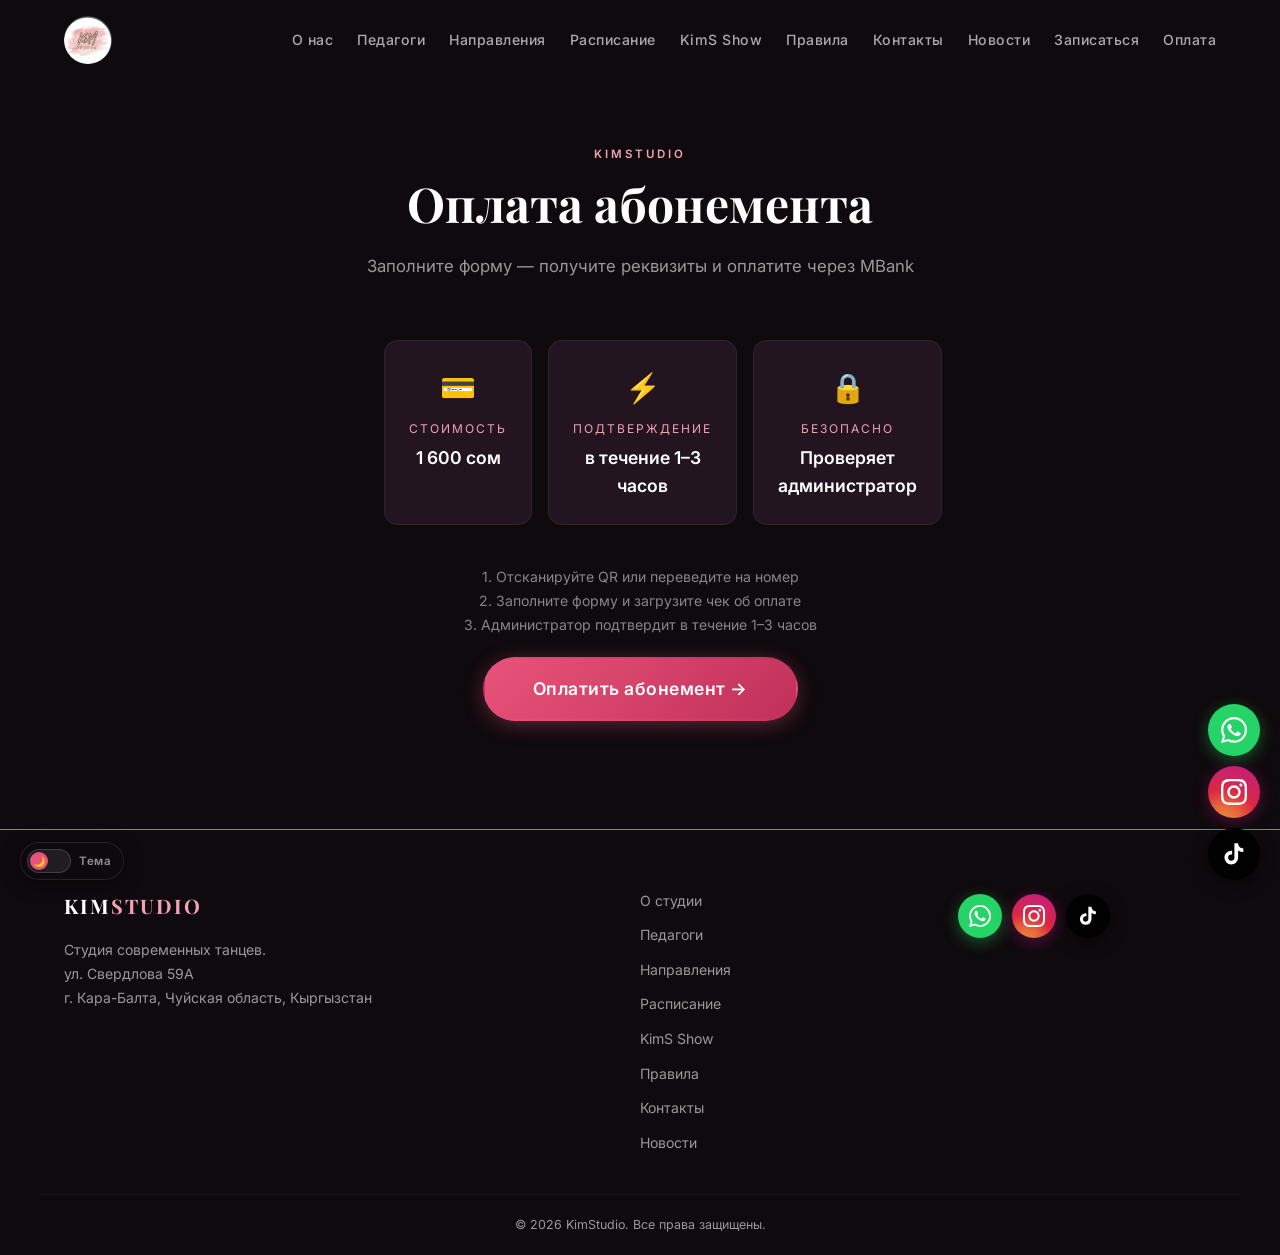
<file: payment.html>
<!DOCTYPE html>
<html lang="ru">
<head>
  <!-- Google tag (gtag.js) -->
  <script async src="https://www.googletagmanager.com/gtag/js?id=G-KLJQ2LQRY6"></script>
  <script>
    window.dataLayer = window.dataLayer || [];
    function gtag(){dataLayer.push(arguments);}
    gtag('js', new Date());
    gtag('config', 'G-KLJQ2LQRY6');
  </script>
  <meta charset="UTF-8" />
  <meta name="viewport" content="width=device-width, initial-scale=1.0" />
  <meta name="description" content="Оплата абонемента KimStudio — студия современных танцев в Кара-Балте. Оплачивайте через MBank быстро и безопасно." />
  <meta property="og:title" content="Оплата абонемента — KimStudio" />
  <meta property="og:description" content="Оплатите абонемент в студию современных танцев KimStudio через MBank." />
  <meta property="og:type" content="website" />
  <meta property="og:image" content="logo.png" />
  <link rel="icon" type="image/png" href="logo.png" />
  <title>Оплата абонемента — KimStudio</title>
  <link rel="stylesheet" href="style.css" />
  <link rel="preconnect" href="https://fonts.googleapis.com" />
  <link rel="preconnect" href="https://fonts.gstatic.com" crossorigin />
  <link rel="preload" href="https://fonts.googleapis.com/css2?family=Playfair+Display:wght@400;700&family=Inter:wght@300;400;500;600&display=swap" as="style" onload="this.onload=null;this.rel='stylesheet'" />
  <noscript><link rel="stylesheet" href="https://fonts.googleapis.com/css2?family=Playfair+Display:wght@400;700&family=Inter:wght@300;400;500;600&display=swap" /></noscript>
  <style>
    .payment-hero {
      padding: 140px 0 60px;
      text-align: center;
      background: var(--dark);
    }
    .payment-wrap {
      max-width: 560px;
      margin: 0 auto;
      padding: 0 24px 100px;
    }
    .payment-info-grid {
      display: grid;
      grid-template-columns: repeat(3, 1fr);
      gap: 16px;
      margin-bottom: 40px;
    }
    .payment-info-card {
      background: var(--dark-3);
      border: 1px solid rgba(255,255,255,0.06);
      border-radius: 14px;
      padding: 24px;
      text-align: center;
    }
    .payment-info-card-icon { font-size: 1.8rem; margin-bottom: 8px; }
    .payment-info-card-label { font-size: 0.75rem; color: var(--pink-light); letter-spacing: 2px; text-transform: uppercase; margin-bottom: 6px; }
    .payment-info-card-value { font-size: 1.1rem; font-weight: 600; color: var(--white); }
    @media (max-width: 600px) {
      .payment-info-grid { grid-template-columns: 1fr; }
    }
  </style>
</head>
<body>
<script>if(localStorage.getItem('kimstudio-theme')==='light')document.body.classList.add('light');</script>
  <!-- LOADER -->
  <div id="loader">
    <div class="loader-content">
      <img src="logo.webp" alt="KimStudio" class="loader-logo" />
    </div>
  </div>

  <!-- NAVIGATION -->
  <nav class="navbar scrolled" id="navbar">
    <div class="nav-container">
      <a href="index.html" class="nav-brand">
        <img src="logo.webp" alt="KimStudio" class="nav-logo-img" />
      </a>
      <ul class="nav-links" id="navLinks">
        <li><a href="index.html#about">О нас</a></li>
        <li><a href="teachers.html" onclick="gtag('event','teachers_click',{event_category:'navigation',event_label:'Navbar'});">Педагоги</a></li>
        <li><a href="index.html#directions">Направления</a></li>
        <li><a href="schedule.html" onclick="gtag('event','schedule_click',{event_category:'navigation',event_label:'Navbar'});">Расписание</a></li>
        <li><a href="index.html#show">KimS Show</a></li>
        <li><a href="index.html#rules">Правила</a></li>
        <li><a href="index.html#contact">Контакты</a></li>
        <li><a href="news.html">Новости</a></li>
        <li><a href="enroll.html" style="color:var(--pink);" onclick="gtag('event','enroll_click',{event_category:'navigation',event_label:'Navbar'});">Записаться</a></li>
        <li><a href="payment.html" style="color:var(--pink);">Оплата</a></li>
      </ul>
      <button class="burger" id="burger" aria-label="Меню">
        <span></span><span></span><span></span>
      </button>
    </div>
  </nav>

  <label class="theme-switch" title="Переключить тему">
    <input type="checkbox" id="themeToggle" />
    <span class="theme-switch-track">
      <span class="theme-switch-thumb"></span>
    </span>
    <span class="theme-switch-label">Тема</span>
  </label>

  <!-- HERO -->
  <div class="payment-hero">
    <div class="container">
      <span class="section-tag">KimStudio</span>
      <h1 class="section-title">Оплата абонемента</h1>
      <p class="section-desc" style="margin:0 auto;">Заполните форму — получите реквизиты и оплатите через MBank</p>
    </div>
  </div>

  <!-- MAIN -->
  <div class="payment-wrap">

    <!-- INFO CARDS -->
    <div class="payment-info-grid">
      <div class="payment-info-card">
        <div class="payment-info-card-icon">💳</div>
        <div class="payment-info-card-label">Стоимость</div>
        <div class="payment-info-card-value">1 600 сом</div>
      </div>
      <div class="payment-info-card">
        <div class="payment-info-card-icon">⚡</div>
        <div class="payment-info-card-label">Подтверждение</div>
        <div class="payment-info-card-value">в течение 1–3 часов</div>
      </div>
      <div class="payment-info-card">
        <div class="payment-info-card-icon">🔒</div>
        <div class="payment-info-card-label">Безопасно</div>
        <div class="payment-info-card-value">Проверяет администратор</div>
      </div>
    </div>

    <!-- QR + BUTTON -->
    <div style="display:flex;flex-direction:column;align-items:center;gap:32px;">

      <div style="text-align:center;">
        <p style="color:rgba(255,255,255,0.5);font-size:0.88rem;margin-bottom:20px;line-height:1.7;">
          1. Отсканируйте QR или переведите на номер<br>
          2. Заполните форму и загрузите чек об оплате<br>
          3. Администратор подтвердит в течение 1–3 часов
        </p>
        <a href="https://tally.so/r/oblx51" target="_blank" rel="noopener noreferrer" class="btn btn-primary" style="font-size:1.1rem;padding:16px 48px;border-radius:50px;display:inline-block;" onclick="gtag('event','payment_click',{event_category:'lead',event_label:'Payment Button'});">
          Оплатить абонемент →
        </a>
      </div>

    </div>
  </div>

  <!-- FOOTER -->
  <footer class="footer">
    <div class="footer-container">
      <div class="footer-brand">
        <span class="logo">KIM<span>STUDIO</span></span>
        <p>Студия современных танцев.<br>ул. Свердлова 59А<br>г. Кара-Балта, Чуйская область, Кыргызстан</p>
      </div>
      <div class="footer-links">
        <a href="index.html#about">О студии</a>
        <a href="teachers.html">Педагоги</a>
        <a href="index.html#directions">Направления</a>
        <a href="schedule.html">Расписание</a>
        <a href="index.html#show">KimS Show</a>
        <a href="index.html#rules">Правила</a>
        <a href="index.html#contact">Контакты</a>
        <a href="news.html">Новости</a>
      </div>
      <div class="footer-social">
        <div class="footer-social-icons">
          <a href="https://wa.me/996707430777" target="_blank" rel="noopener noreferrer" class="footer-fab fab-whatsapp" aria-label="WhatsApp">
            <svg viewBox="0 0 24 24" fill="currentColor" width="22" height="22"><path d="M17.472 14.382c-.297-.149-1.758-.867-2.03-.967-.273-.099-.471-.148-.67.15-.197.297-.767.966-.94 1.164-.173.199-.347.223-.644.075-.297-.15-1.255-.463-2.39-1.475-.883-.788-1.48-1.761-1.653-2.059-.173-.297-.018-.458.13-.606.134-.133.298-.347.446-.52.149-.174.198-.298.298-.497.099-.198.05-.371-.025-.52-.075-.149-.669-1.612-.916-2.207-.242-.579-.487-.5-.669-.51-.173-.008-.371-.01-.57-.01-.198 0-.52.074-.792.372-.272.297-1.04 1.016-1.04 2.479 0 1.462 1.065 2.875 1.213 3.074.149.198 2.096 3.2 5.077 4.487.709.306 1.262.489 1.694.625.712.227 1.36.195 1.871.118.571-.085 1.758-.719 2.006-1.413.248-.694.248-1.289.173-1.413-.074-.124-.272-.198-.57-.347m-5.421 7.403h-.004a9.87 9.87 0 01-5.031-1.378l-.361-.214-3.741.982.998-3.648-.235-.374a9.86 9.86 0 01-1.51-5.26c.001-5.45 4.436-9.884 9.888-9.884 2.64 0 5.122 1.03 6.988 2.898a9.825 9.825 0 012.893 6.994c-.003 5.45-4.437 9.884-9.885 9.884m8.413-18.297A11.815 11.815 0 0012.05 0C5.495 0 .16 5.335.157 11.892c0 2.096.547 4.142 1.588 5.945L.057 24l6.305-1.654a11.882 11.882 0 005.683 1.448h.005c6.554 0 11.89-5.335 11.893-11.893a11.821 11.821 0 00-3.48-8.413z"/></svg>
          </a>
          <a href="https://www.instagram.com/kimstudioo/" target="_blank" rel="noopener noreferrer" class="footer-fab fab-instagram" aria-label="Instagram">
            <svg viewBox="0 0 24 24" fill="currentColor" width="22" height="22"><path d="M12 2.163c3.204 0 3.584.012 4.85.07 3.252.148 4.771 1.691 4.919 4.919.058 1.265.069 1.645.069 4.849 0 3.205-.012 3.584-.069 4.849-.149 3.225-1.664 4.771-4.919 4.919-1.266.058-1.644.07-4.85.07-3.204 0-3.584-.012-4.849-.07-3.26-.149-4.771-1.699-4.919-4.92-.058-1.265-.07-1.644-.07-4.849 0-3.204.013-3.583.07-4.849.149-3.227 1.664-4.771 4.919-4.919 1.266-.057 1.645-.069 4.849-.069zm0-2.163c-3.259 0-3.667.014-4.947.072-4.358.2-6.78 2.618-6.98 6.98-.059 1.281-.073 1.689-.073 4.948 0 3.259.014 3.668.072 4.948.2 4.358 2.618 6.78 6.98 6.98 1.281.058 1.689.072 4.948.072 3.259 0 3.668-.014 4.948-.072 4.354-.2 6.782-2.618 6.979-6.98.059-1.28.073-1.689.073-4.948 0-3.259-.014-3.667-.072-4.947-.196-4.354-2.617-6.78-6.979-6.98-1.281-.059-1.69-.073-4.949-.073zm0 5.838c-3.403 0-6.162 2.759-6.162 6.162s2.759 6.163 6.162 6.163 6.162-2.759 6.162-6.163c0-3.403-2.759-6.162-6.162-6.162zm0 10.162c-2.209 0-4-1.79-4-4 0-2.209 1.791-4 4-4s4 1.791 4 4c0 2.21-1.791 4-4 4zm6.406-11.845c-.796 0-1.441.645-1.441 1.44s.645 1.44 1.441 1.44c.795 0 1.439-.645 1.439-1.44s-.644-1.44-1.439-1.44z"/></svg>
          </a>
          <a href="https://www.tiktok.com/@kimstudioo?_r=1&_t=ZT-95xl43tIwwQ" target="_blank" rel="noopener noreferrer" class="footer-fab fab-tiktok" aria-label="TikTok">
            <svg viewBox="0 0 24 24" fill="currentColor" width="22" height="22"><path d="M19.59 6.69a4.83 4.83 0 01-3.77-4.25V2h-3.45v13.67a2.89 2.89 0 01-2.88 2.5 2.89 2.89 0 01-2.89-2.89 2.89 2.89 0 012.89-2.89c.28 0 .54.04.79.1V9.01a6.33 6.33 0 00-.79-.05 6.34 6.34 0 00-6.34 6.34 6.34 6.34 0 006.34 6.34 6.34 6.34 0 006.33-6.34V8.69a8.18 8.18 0 004.78 1.52V6.76a4.85 4.85 0 01-1.01-.07z"/></svg>
          </a>
        </div>
      </div>
    </div>
    <div class="footer-bottom">
      <p>&copy; 2026 KimStudio. Все права защищены.</p>
    </div>
  </footer>

  <!-- Social floating buttons -->
  <div class="social-float-group">
    <a href="https://wa.me/996707430777" target="_blank" rel="noopener noreferrer" class="social-fab fab-whatsapp" aria-label="WhatsApp" onclick="gtag('event','whatsapp_click',{event_category:'contact',event_label:'FAB Button'});">
      <svg viewBox="0 0 24 24" fill="currentColor" width="26" height="26"><path d="M17.472 14.382c-.297-.149-1.758-.867-2.03-.967-.273-.099-.471-.148-.67.15-.197.297-.767.966-.94 1.164-.173.199-.347.223-.644.075-.297-.15-1.255-.463-2.39-1.475-.883-.788-1.48-1.761-1.653-2.059-.173-.297-.018-.458.13-.606.134-.133.298-.347.446-.52.149-.174.198-.298.298-.497.099-.198.05-.371-.025-.52-.075-.149-.669-1.612-.916-2.207-.242-.579-.487-.5-.669-.51-.173-.008-.371-.01-.57-.01-.198 0-.52.074-.792.372-.272.297-1.04 1.016-1.04 2.479 0 1.462 1.065 2.875 1.213 3.074.149.198 2.096 3.2 5.077 4.487.709.306 1.262.489 1.694.625.712.227 1.36.195 1.871.118.571-.085 1.758-.719 2.006-1.413.248-.694.248-1.289.173-1.413-.074-.124-.272-.198-.57-.347m-5.421 7.403h-.004a9.87 9.87 0 01-5.031-1.378l-.361-.214-3.741.982.998-3.648-.235-.374a9.86 9.86 0 01-1.51-5.26c.001-5.45 4.436-9.884 9.888-9.884 2.64 0 5.122 1.03 6.988 2.898a9.825 9.825 0 012.893 6.994c-.003 5.45-4.437 9.884-9.885 9.884m8.413-18.297A11.815 11.815 0 0012.05 0C5.495 0 .16 5.335.157 11.892c0 2.096.547 4.142 1.588 5.945L.057 24l6.305-1.654a11.882 11.882 0 005.683 1.448h.005c6.554 0 11.89-5.335 11.893-11.893a11.821 11.821 0 00-3.48-8.413z"/></svg>
    </a>
    <a href="https://www.instagram.com/kimstudioo/" target="_blank" rel="noopener noreferrer" class="social-fab fab-instagram" aria-label="Instagram" onclick="gtag('event','instagram_click',{event_category:'social',event_label:'FAB Button'});">
      <svg viewBox="0 0 24 24" fill="currentColor" width="26" height="26"><path d="M12 2.163c3.204 0 3.584.012 4.85.07 3.252.148 4.771 1.691 4.919 4.919.058 1.265.069 1.645.069 4.849 0 3.205-.012 3.584-.069 4.849-.149 3.225-1.664 4.771-4.919 4.919-1.266.058-1.644.07-4.85.07-3.204 0-3.584-.012-4.849-.07-3.26-.149-4.771-1.699-4.919-4.92-.058-1.265-.07-1.644-.07-4.849 0-3.204.013-3.583.07-4.849.149-3.227 1.664-4.771 4.919-4.919 1.266-.057 1.645-.069 4.849-.069zm0-2.163c-3.259 0-3.667.014-4.947.072-4.358.2-6.78 2.618-6.98 6.98-.059 1.281-.073 1.689-.073 4.948 0 3.259.014 3.668.072 4.948.2 4.358 2.618 6.78 6.98 6.98 1.281.058 1.689.072 4.948.072 3.259 0 3.668-.014 4.948-.072 4.354-.2 6.782-2.618 6.979-6.98.059-1.28.073-1.689.073-4.948 0-3.259-.014-3.667-.072-4.947-.196-4.354-2.617-6.78-6.979-6.98-1.281-.059-1.69-.073-4.949-.073zm0 5.838c-3.403 0-6.162 2.759-6.162 6.162s2.759 6.163 6.162 6.163 6.162-2.759 6.162-6.163c0-3.403-2.759-6.162-6.162-6.162zm0 10.162c-2.209 0-4-1.79-4-4 0-2.209 1.791-4 4-4s4 1.791 4 4c0 2.21-1.791 4-4 4zm6.406-11.845c-.796 0-1.441.645-1.441 1.44s.645 1.44 1.441 1.44c.795 0 1.439-.645 1.439-1.44s-.644-1.44-1.439-1.44z"/></svg>
    </a>
    <a href="https://www.tiktok.com/@kimstudioo?_r=1&_t=ZT-95xl43tIwwQ" target="_blank" rel="noopener noreferrer" class="social-fab fab-tiktok" aria-label="TikTok" onclick="gtag('event','tiktok_click',{event_category:'social',event_label:'FAB Button'});">
      <svg viewBox="0 0 24 24" fill="currentColor" width="26" height="26"><path d="M19.59 6.69a4.83 4.83 0 01-3.77-4.25V2h-3.45v13.67a2.89 2.89 0 01-2.88 2.5 2.89 2.89 0 01-2.89-2.89 2.89 2.89 0 012.89-2.89c.28 0 .54.04.79.1V9.01a6.33 6.33 0 00-.79-.05 6.34 6.34 0 00-6.34 6.34 6.34 6.34 0 006.34 6.34 6.34 6.34 0 006.33-6.34V8.69a8.18 8.18 0 004.78 1.52V6.76a4.85 4.85 0 01-1.01-.07z"/></svg>
    </a>
  </div>

  <script src="script.js"></script>
</body>
</html>
</file>
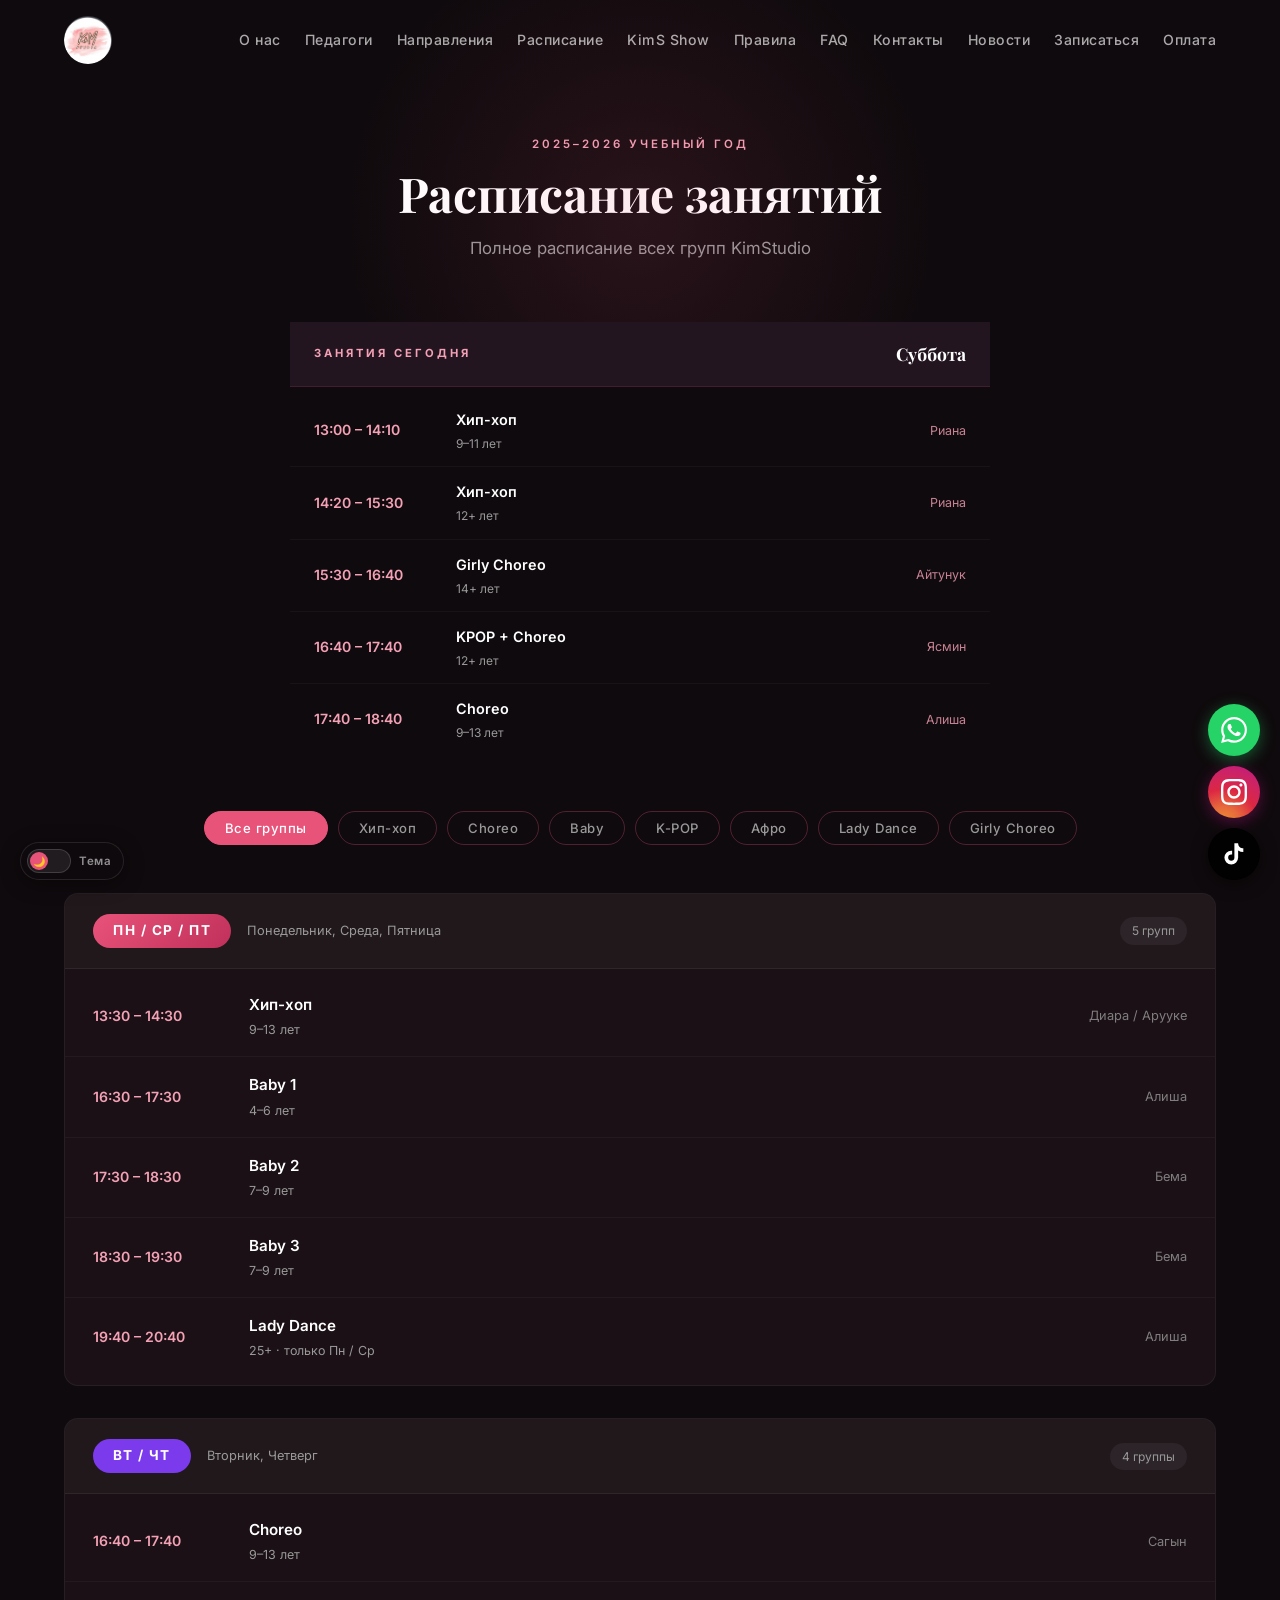
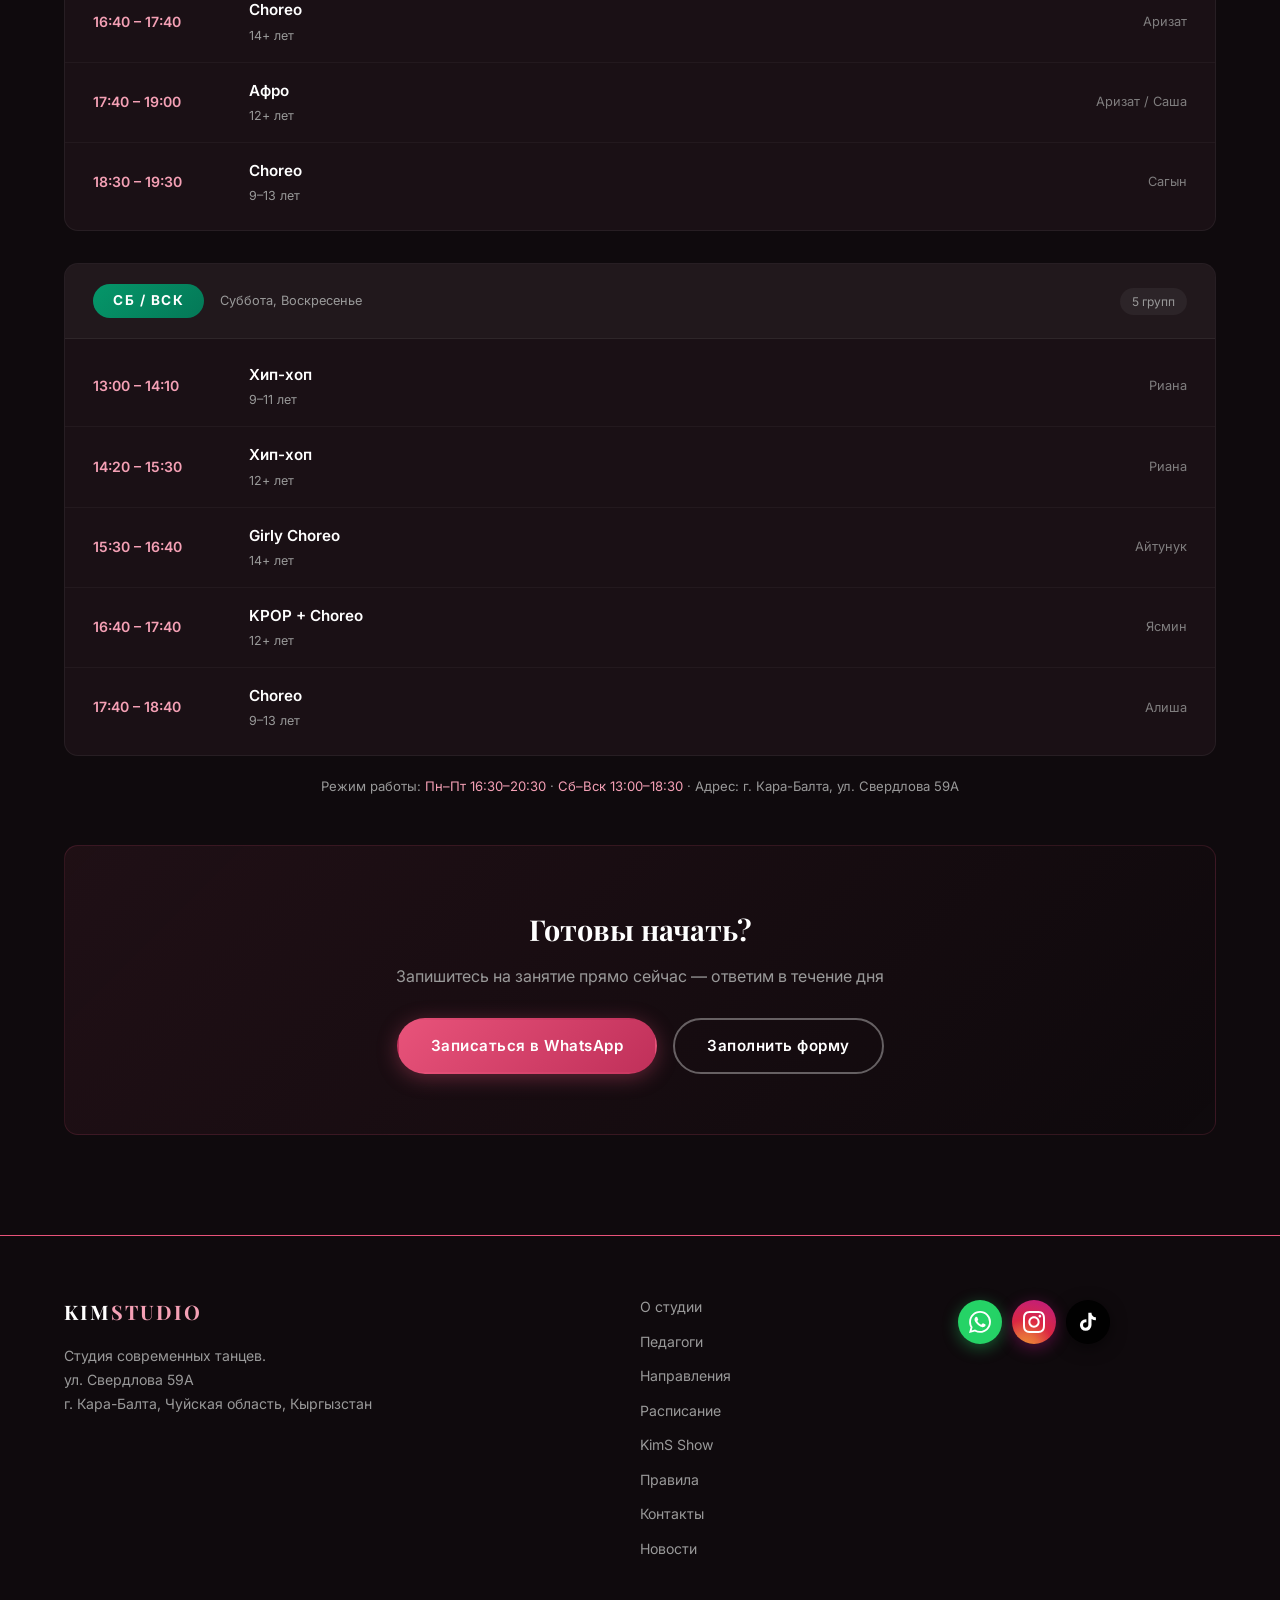
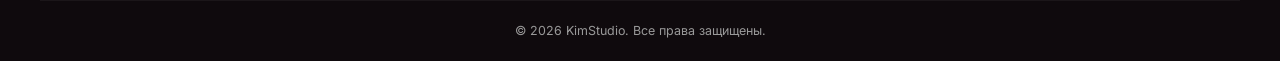
<file: schedule.html>
<!DOCTYPE html>
<html lang="ru">
<head>
  <!-- Google tag (gtag.js) -->
  <script async src="https://www.googletagmanager.com/gtag/js?id=G-KLJQ2LQRY6"></script>
  <script>
    window.dataLayer = window.dataLayer || [];
    function gtag(){dataLayer.push(arguments);}
    gtag('js', new Date());
    gtag('config', 'G-KLJQ2LQRY6');
  </script>
  <meta charset="UTF-8" />
  <meta name="viewport" content="width=device-width, initial-scale=1.0" />
  <meta name="description" content="Расписание занятий KimStudio — полное расписание всех групп. HIP-HOP, KPOP, AFRO, BABY, CHOREO, LADY DANCE в Кара-Балте." />
  <meta property="og:title" content="Расписание — KimStudio" />
  <meta property="og:description" content="Полное расписание всех танцевальных групп KimStudio в Кара-Балте." />
  <meta property="og:type" content="website" />
  <meta property="og:image" content="logo.png" />
  <link rel="icon" type="image/png" href="logo.png" />
  <title>Расписание — KimStudio</title>
  <link rel="stylesheet" href="style.css" />
  <link rel="preconnect" href="https://fonts.googleapis.com" />
  <link rel="preconnect" href="https://fonts.gstatic.com" crossorigin />
  <link rel="preload" href="https://fonts.googleapis.com/css2?family=Playfair+Display:wght@400;700&family=Inter:wght@300;400;500;600&display=swap" as="style" onload="this.onload=null;this.rel='stylesheet'" />
  <noscript><link rel="stylesheet" href="https://fonts.googleapis.com/css2?family=Playfair+Display:wght@400;700&family=Inter:wght@300;400;500;600&display=swap" /></noscript>
  <style>
    /* ===== SCHEDULE PAGE STYLES ===== */
    .sched-hero {
      padding: 130px 0 60px;
      text-align: center;
      background: var(--dark);
      position: relative;
      overflow: hidden;
    }
    .sched-hero::before {
      content: '';
      position: absolute;
      top: -80px; left: 50%;
      transform: translateX(-50%);
      width: 600px; height: 600px;
      background: radial-gradient(circle, rgba(232,83,122,0.12) 0%, transparent 70%);
      pointer-events: none;
    }

    /* Filter tabs */
    .filter-tabs {
      display: flex;
      flex-wrap: wrap;
      gap: 10px;
      justify-content: center;
      margin: 36px 0 48px;
    }
    .filter-tab {
      padding: 8px 20px;
      border-radius: 50px;
      border: 1.5px solid rgba(232,83,122,0.3);
      background: transparent;
      color: var(--gray);
      font-size: 0.82rem;
      font-weight: 500;
      cursor: pointer;
      transition: all 0.25s ease;
      font-family: 'Inter', sans-serif;
      letter-spacing: 0.5px;
    }
    .filter-tab:hover {
      border-color: var(--pink);
      color: var(--white);
    }
    .filter-tab.active {
      background: var(--pink);
      border-color: var(--pink);
      color: var(--white);
    }

    /* Schedule page blocks */
    .sched-page-blocks {
      display: flex;
      flex-direction: column;
      gap: 32px;
    }
    .sched-page-block {
      background: var(--dark-2);
      border: 1px solid rgba(255,255,255,0.06);
      border-radius: var(--radius);
      overflow: hidden;
      transition: border-color 0.3s;
    }
    .sched-page-block:hover {
      border-color: rgba(232,83,122,0.25);
    }
    .sched-page-block-header {
      display: flex;
      align-items: center;
      gap: 16px;
      padding: 20px 28px;
      background: rgba(255,255,255,0.03);
      border-bottom: 1px solid rgba(255,255,255,0.06);
    }
    .sched-page-block-header .days-badge {
      font-size: 0.85rem;
      font-weight: 700;
      letter-spacing: 1.5px;
    }
    .block-subtitle {
      font-size: 0.8rem;
      color: var(--gray);
    }
    .block-count {
      margin-left: auto;
      font-size: 0.75rem;
      color: var(--gray);
      background: rgba(255,255,255,0.05);
      padding: 4px 12px;
      border-radius: 20px;
    }

    /* Schedule rows in page */
    .sched-page-rows {
      padding: 8px 0;
    }
    .sched-page-row {
      display: grid;
      grid-template-columns: 140px 1fr auto;
      align-items: center;
      gap: 16px;
      padding: 16px 28px;
      border-bottom: 1px solid rgba(255,255,255,0.04);
      transition: background 0.2s;
    }
    .sched-page-row:last-child { border-bottom: none; }
    .sched-page-row:hover { background: rgba(255,255,255,0.02); }
    .sched-page-row.row--now {
      background: rgba(232,83,122,0.08);
      border-left: 3px solid var(--pink);
      padding-left: 25px;
    }
    .sched-page-row.row--hidden { display: none; }

    .sched-page-row .sched-time {
      font-size: 0.88rem;
      font-weight: 600;
      color: var(--pink-light);
      white-space: nowrap;
    }
    .sched-page-row .sched-info {
      display: flex;
      flex-direction: column;
      gap: 3px;
    }
    .sched-page-row .sched-name {
      font-size: 0.95rem;
      font-weight: 600;
      color: var(--white);
    }
    .sched-page-row .sched-age {
      font-size: 0.78rem;
      color: var(--gray);
    }
    .sched-page-row .sched-teacher {
      font-size: 0.8rem;
      color: var(--gray);
      text-align: right;
      white-space: nowrap;
    }

    .now-badge {
      display: inline-block;
      background: var(--pink);
      color: #fff;
      font-size: 0.7rem;
      font-weight: 700;
      letter-spacing: 1px;
      padding: 2px 8px;
      border-radius: 4px;
      animation: pulse 1.8s infinite;
    }
    @keyframes pulse {
      0%, 100% { opacity: 1; }
      50% { opacity: 0.6; }
    }

    /* Stats bar */
    .sched-stats {
      display: grid;
      grid-template-columns: repeat(4, 1fr);
      gap: 16px;
      margin-bottom: 48px;
    }
    .sched-stat-card {
      background: var(--dark-2);
      border: 1px solid rgba(255,255,255,0.06);
      border-radius: var(--radius);
      padding: 20px;
      text-align: center;
    }
    .sched-stat-num {
      font-family: 'Playfair Display', serif;
      font-size: 2rem;
      font-weight: 700;
      color: var(--pink);
      display: block;
    }
    .sched-stat-label {
      font-size: 0.78rem;
      color: var(--gray);
      margin-top: 4px;
    }

    /* CTA section */
    .sched-cta {
      text-align: center;
      padding: 60px 24px;
      background: linear-gradient(135deg, rgba(232,83,122,0.08) 0%, transparent 100%);
      border-radius: var(--radius);
      border: 1px solid rgba(232,83,122,0.15);
      margin-top: 48px;
    }
    .sched-cta h2 {
      font-family: 'Playfair Display', serif;
      font-size: 1.8rem;
      color: var(--white);
      margin-bottom: 12px;
    }
    .sched-cta p {
      color: var(--gray);
      margin-bottom: 28px;
    }

    /* Note */
    .sched-note {
      margin-top: 20px;
      font-size: 0.82rem;
      color: var(--gray);
      text-align: center;
    }
    .sched-note span {
      color: var(--pink-light);
    }

    /* Today widget on this page */
    #todayWidget {
      max-width: 700px;
      margin: 0 auto 48px;
    }

    @media (max-width: 600px) {
      .sched-stats { grid-template-columns: repeat(2, 1fr); }
      .sched-page-row {
        grid-template-columns: 110px 1fr;
        grid-template-rows: auto auto;
      }
      .sched-page-row .sched-teacher {
        grid-column: 2;
        text-align: left;
      }
      .sched-page-block-header { flex-wrap: wrap; }
    }
  </style>
</head>
<body>
<script>if(localStorage.getItem('kimstudio-theme')==='light')document.body.classList.add('light');</script>
  <!-- LOADER -->
  <div id="loader">
    <div class="loader-content">
      <img src="logo.webp" alt="KimStudio" class="loader-logo" />
    </div>
  </div>

  <!-- NAVIGATION -->
  <nav class="navbar scrolled" id="navbar">
    <div class="nav-container">
      <a href="index.html" class="nav-brand">
        <img src="logo.png" alt="KimStudio" class="nav-logo-img" />
      </a>
      <ul class="nav-links" id="navLinks">
        <li><a href="index.html#about">О нас</a></li>
        <li><a href="teachers.html" onclick="gtag('event','teachers_click',{event_category:'navigation',event_label:'Navbar'});">Педагоги</a></li>
        <li><a href="index.html#directions">Направления</a></li>
        <li><a href="schedule.html" style="color: var(--pink);">Расписание</a></li>
        <li><a href="index.html#show">KimS Show</a></li>
        <li><a href="index.html#rules">Правила</a></li>
        <li><a href="index.html#faq">FAQ</a></li>
        <li><a href="index.html#contact">Контакты</a></li>
        <li><a href="news.html">Новости</a></li>
        <li><a href="enroll.html" style="color:var(--pink);" onclick="gtag('event','enroll_click',{event_category:'navigation',event_label:'Navbar'});">Записаться</a></li>
        <li><a href="payment.html">Оплата</a></li>
      </ul>
      <button class="burger" id="burger" aria-label="Меню">
        <span></span><span></span><span></span>
      </button>
    </div>
  </nav>

  <label class="theme-switch" title="Переключить тему">
    <input type="checkbox" id="themeToggle" />
    <span class="theme-switch-track">
      <span class="theme-switch-thumb"></span>
    </span>
    <span class="theme-switch-label">Тема</span>
  </label>

  <!-- HERO -->
  <section class="sched-hero">
    <div class="container">
      <span class="section-tag">2025–2026 учебный год</span>
      <h1 class="section-title" style="margin-bottom: 12px;">Расписание занятий</h1>
      <p class="section-desc" style="margin: 0 auto;">Полное расписание всех групп KimStudio</p>
    </div>
  </section>

  <!-- MAIN CONTENT -->
  <section class="section" style="padding-top: 0;">
    <div class="container">

      <!-- Today Widget -->
      <div id="todayWidget"></div>

      <!-- Filter tabs -->
      <div class="filter-tabs" id="filterTabs">
        <button class="filter-tab active" data-filter="all">Все группы</button>
        <button class="filter-tab" data-filter="hiphop">Хип-хоп</button>
        <button class="filter-tab" data-filter="choreo">Choreo</button>
        <button class="filter-tab" data-filter="baby">Baby</button>
        <button class="filter-tab" data-filter="kpop">K-POP</button>
        <button class="filter-tab" data-filter="afro">Афро</button>
        <button class="filter-tab" data-filter="lady">Lady Dance</button>
        <button class="filter-tab" data-filter="girly">Girly Choreo</button>
      </div>

      <!-- Schedule blocks -->
      <div class="sched-page-blocks">

        <!-- Mon / Wed / Fri -->
        <div class="sched-page-block">
          <div class="sched-page-block-header">
            <span class="days-badge">ПН / СР / ПТ</span>
            <span class="block-subtitle">Понедельник, Среда, Пятница</span>
            <span class="block-count">5 групп</span>
          </div>
          <div class="sched-page-rows" id="block-mwf">
            <div class="sched-page-row" data-dir="hiphop">
              <span class="sched-time">13:30 – 14:30</span>
              <span class="sched-info">
                <span class="sched-name">Хип-хоп</span>
                <span class="sched-age">9–13 лет</span>
              </span>
              <span class="sched-teacher">Диара / Арууке</span>
            </div>
            <div class="sched-page-row" data-dir="baby">
              <span class="sched-time">16:30 – 17:30</span>
              <span class="sched-info">
                <span class="sched-name">Baby 1</span>
                <span class="sched-age">4–6 лет</span>
              </span>
              <span class="sched-teacher">Алиша</span>
            </div>
            <div class="sched-page-row" data-dir="baby">
              <span class="sched-time">17:30 – 18:30</span>
              <span class="sched-info">
                <span class="sched-name">Baby 2</span>
                <span class="sched-age">7–9 лет</span>
              </span>
              <span class="sched-teacher">Бема</span>
            </div>
            <div class="sched-page-row" data-dir="baby">
              <span class="sched-time">18:30 – 19:30</span>
              <span class="sched-info">
                <span class="sched-name">Baby 3</span>
                <span class="sched-age">7–9 лет</span>
              </span>
              <span class="sched-teacher">Бема</span>
            </div>
            <div class="sched-page-row" data-dir="lady">
              <span class="sched-time">19:40 – 20:40</span>
              <span class="sched-info">
                <span class="sched-name">Lady Dance</span>
                <span class="sched-age">25+ · только Пн / Ср</span>
              </span>
              <span class="sched-teacher">Алиша</span>
            </div>
          </div>
        </div>

        <!-- Tue / Thu -->
        <div class="sched-page-block">
          <div class="sched-page-block-header">
            <span class="days-badge days-badge--purple">ВТ / ЧТ</span>
            <span class="block-subtitle">Вторник, Четверг</span>
            <span class="block-count">4 группы</span>
          </div>
          <div class="sched-page-rows" id="block-tt">
            <div class="sched-page-row" data-dir="choreo">
              <span class="sched-time">16:40 – 17:40</span>
              <span class="sched-info">
                <span class="sched-name">Choreo</span>
                <span class="sched-age">9–13 лет</span>
              </span>
              <span class="sched-teacher">Сагын</span>
            </div>
            <div class="sched-page-row" data-dir="choreo">
              <span class="sched-time">16:40 – 17:40</span>
              <span class="sched-info">
                <span class="sched-name">Choreo</span>
                <span class="sched-age">14+ лет</span>
              </span>
              <span class="sched-teacher">Аризат</span>
            </div>
            <div class="sched-page-row" data-dir="afro">
              <span class="sched-time">17:40 – 19:00</span>
              <span class="sched-info">
                <span class="sched-name">Афро</span>
                <span class="sched-age">12+ лет</span>
              </span>
              <span class="sched-teacher">Аризат / Саша</span>
            </div>
            <div class="sched-page-row" data-dir="choreo">
              <span class="sched-time">18:30 – 19:30</span>
              <span class="sched-info">
                <span class="sched-name">Choreo</span>
                <span class="sched-age">9–13 лет</span>
              </span>
              <span class="sched-teacher">Сагын</span>
            </div>
          </div>
        </div>

        <!-- Sat / Sun -->
        <div class="sched-page-block">
          <div class="sched-page-block-header">
            <span class="days-badge days-badge--green">СБ / ВСК</span>
            <span class="block-subtitle">Суббота, Воскресенье</span>
            <span class="block-count">5 групп</span>
          </div>
          <div class="sched-page-rows" id="block-ss">
            <div class="sched-page-row" data-dir="hiphop">
              <span class="sched-time">13:00 – 14:10</span>
              <span class="sched-info">
                <span class="sched-name">Хип-хоп</span>
                <span class="sched-age">9–11 лет</span>
              </span>
              <span class="sched-teacher">Риана</span>
            </div>
            <div class="sched-page-row" data-dir="hiphop">
              <span class="sched-time">14:20 – 15:30</span>
              <span class="sched-info">
                <span class="sched-name">Хип-хоп</span>
                <span class="sched-age">12+ лет</span>
              </span>
              <span class="sched-teacher">Риана</span>
            </div>
            <div class="sched-page-row" data-dir="girly">
              <span class="sched-time">15:30 – 16:40</span>
              <span class="sched-info">
                <span class="sched-name">Girly Choreo</span>
                <span class="sched-age">14+ лет</span>
              </span>
              <span class="sched-teacher">Айтунук</span>
            </div>
            <div class="sched-page-row" data-dir="kpop">
              <span class="sched-time">16:40 – 17:40</span>
              <span class="sched-info">
                <span class="sched-name">KPOP + Choreo</span>
                <span class="sched-age">12+ лет</span>
              </span>
              <span class="sched-teacher">Ясмин</span>
            </div>
            <div class="sched-page-row" data-dir="choreo">
              <span class="sched-time">17:40 – 18:40</span>
              <span class="sched-info">
                <span class="sched-name">Choreo</span>
                <span class="sched-age">9–13 лет</span>
              </span>
              <span class="sched-teacher">Алиша</span>
            </div>
          </div>
        </div>

      </div>

      <p class="sched-note">Режим работы: <span>Пн–Пт 16:30–20:30</span> · <span>Сб–Вск 13:00–18:30</span> · Адрес: г. Кара-Балта, ул. Свердлова 59А</p>

      <!-- CTA -->
      <div class="sched-cta">
        <h2>Готовы начать?</h2>
        <p>Запишитесь на занятие прямо сейчас — ответим в течение дня</p>
        <div style="display: flex; gap: 16px; justify-content: center; flex-wrap: wrap;">
          <a href="https://wa.me/996707430777" target="_blank" rel="noopener noreferrer"
             class="btn btn-primary"
             onclick="gtag('event','whatsapp_click',{event_category:'contact',event_label:'Schedule Page CTA'});">
            Записаться в WhatsApp
          </a>
          <a href="enroll.html" class="btn btn-outline">Заполнить форму</a>
        </div>
      </div>

    </div>
  </section>

  <!-- FOOTER -->
  <footer class="footer">
    <div class="footer-container">
      <div class="footer-brand">
        <span class="logo">KIM<span>STUDIO</span></span>
        <p>Студия современных танцев.<br>ул. Свердлова 59А<br>г. Кара-Балта, Чуйская область, Кыргызстан</p>
      </div>
      <div class="footer-links">
        <a href="index.html#about">О студии</a>
        <a href="teachers.html">Педагоги</a>
        <a href="index.html#directions">Направления</a>
        <a href="schedule.html">Расписание</a>
        <a href="index.html#show">KimS Show</a>
        <a href="index.html#rules">Правила</a>
        <a href="index.html#contact">Контакты</a>
        <a href="news.html">Новости</a>
      </div>
      <div class="footer-social">
        <div class="footer-social-icons">
          <a href="https://wa.me/996707430777" target="_blank" rel="noopener noreferrer" class="footer-fab fab-whatsapp" aria-label="WhatsApp">
            <svg viewBox="0 0 24 24" fill="currentColor" width="22" height="22"><path d="M17.472 14.382c-.297-.149-1.758-.867-2.03-.967-.273-.099-.471-.148-.67.15-.197.297-.767.966-.94 1.164-.173.199-.347.223-.644.075-.297-.15-1.255-.463-2.39-1.475-.883-.788-1.48-1.761-1.653-2.059-.173-.297-.018-.458.13-.606.134-.133.298-.347.446-.52.149-.174.198-.298.298-.497.099-.198.05-.371-.025-.52-.075-.149-.669-1.612-.916-2.207-.242-.579-.487-.5-.669-.51-.173-.008-.371-.01-.57-.01-.198 0-.52.074-.792.372-.272.297-1.04 1.016-1.04 2.479 0 1.462 1.065 2.875 1.213 3.074.149.198 2.096 3.2 5.077 4.487.709.306 1.262.489 1.694.625.712.227 1.36.195 1.871.118.571-.085 1.758-.719 2.006-1.413.248-.694.248-1.289.173-1.413-.074-.124-.272-.198-.57-.347m-5.421 7.403h-.004a9.87 9.87 0 01-5.031-1.378l-.361-.214-3.741.982.998-3.648-.235-.374a9.86 9.86 0 01-1.51-5.26c.001-5.45 4.436-9.884 9.888-9.884 2.64 0 5.122 1.03 6.988 2.898a9.825 9.825 0 012.893 6.994c-.003 5.45-4.437 9.884-9.885 9.884m8.413-18.297A11.815 11.815 0 0012.05 0C5.495 0 .16 5.335.157 11.892c0 2.096.547 4.142 1.588 5.945L.057 24l6.305-1.654a11.882 11.882 0 005.683 1.448h.005c6.554 0 11.89-5.335 11.893-11.893a11.821 11.821 0 00-3.48-8.413z"/></svg>
          </a>
          <a href="https://www.instagram.com/kimstudioo/" target="_blank" rel="noopener noreferrer" class="footer-fab fab-instagram" aria-label="Instagram">
            <svg viewBox="0 0 24 24" fill="currentColor" width="22" height="22"><path d="M12 2.163c3.204 0 3.584.012 4.85.07 3.252.148 4.771 1.691 4.919 4.919.058 1.265.069 1.645.069 4.849 0 3.205-.012 3.584-.069 4.849-.149 3.225-1.664 4.771-4.919 4.919-1.266.058-1.644.07-4.85.07-3.204 0-3.584-.012-4.849-.07-3.26-.149-4.771-1.699-4.919-4.92-.058-1.265-.07-1.644-.07-4.849 0-3.204.013-3.583.07-4.849.149-3.227 1.664-4.771 4.919-4.919 1.266-.057 1.645-.069 4.849-.069zm0-2.163c-3.259 0-3.667.014-4.947.072-4.358.2-6.78 2.618-6.98 6.98-.059 1.281-.073 1.689-.073 4.948 0 3.259.014 3.668.072 4.948.2 4.358 2.618 6.78 6.98 6.98 1.281.058 1.689.072 4.948.072 3.259 0 3.668-.014 4.948-.072 4.354-.2 6.782-2.618 6.979-6.98.059-1.28.073-1.689.073-4.948 0-3.259-.014-3.667-.072-4.947-.196-4.354-2.617-6.78-6.979-6.98-1.281-.059-1.69-.073-4.949-.073zm0 5.838c-3.403 0-6.162 2.759-6.162 6.162s2.759 6.163 6.162 6.163 6.162-2.759 6.162-6.163c0-3.403-2.759-6.162-6.162-6.162zm0 10.162c-2.209 0-4-1.79-4-4 0-2.209 1.791-4 4-4s4 1.791 4 4c0 2.21-1.791 4-4 4zm6.406-11.845c-.796 0-1.441.645-1.441 1.44s.645 1.44 1.441 1.44c.795 0 1.439-.645 1.439-1.44s-.644-1.44-1.439-1.44z"/></svg>
          </a>
          <a href="https://www.tiktok.com/@kimstudioo?_r=1&_t=ZT-95xl43tIwwQ" target="_blank" rel="noopener noreferrer" class="footer-fab fab-tiktok" aria-label="TikTok">
            <svg viewBox="0 0 24 24" fill="currentColor" width="22" height="22"><path d="M19.59 6.69a4.83 4.83 0 01-3.77-4.25V2h-3.45v13.67a2.89 2.89 0 01-2.88 2.5 2.89 2.89 0 01-2.89-2.89 2.89 2.89 0 012.89-2.89c.28 0 .54.04.79.1V9.01a6.33 6.33 0 00-.79-.05 6.34 6.34 0 00-6.34 6.34 6.34 6.34 0 006.34 6.34 6.34 6.34 0 006.33-6.34V8.69a8.18 8.18 0 004.78 1.52V6.76a4.85 4.85 0 01-1.01-.07z"/></svg>
          </a>
        </div>
      </div>
    </div>
    <div class="footer-bottom">
      <p>&copy; 2026 KimStudio. Все права защищены.</p>
    </div>
  </footer>

  <!-- Social floating buttons -->
  <div class="social-float-group">
    <a href="https://wa.me/996707430777" target="_blank" rel="noopener noreferrer" class="social-fab fab-whatsapp" aria-label="WhatsApp" onclick="gtag('event','whatsapp_click',{event_category:'contact',event_label:'FAB Button'});">
      <svg viewBox="0 0 24 24" fill="currentColor" width="26" height="26"><path d="M17.472 14.382c-.297-.149-1.758-.867-2.03-.967-.273-.099-.471-.148-.67.15-.197.297-.767.966-.94 1.164-.173.199-.347.223-.644.075-.297-.15-1.255-.463-2.39-1.475-.883-.788-1.48-1.761-1.653-2.059-.173-.297-.018-.458.13-.606.134-.133.298-.347.446-.52.149-.174.198-.298.298-.497.099-.198.05-.371-.025-.52-.075-.149-.669-1.612-.916-2.207-.242-.579-.487-.5-.669-.51-.173-.008-.371-.01-.57-.01-.198 0-.52.074-.792.372-.272.297-1.04 1.016-1.04 2.479 0 1.462 1.065 2.875 1.213 3.074.149.198 2.096 3.2 5.077 4.487.709.306 1.262.489 1.694.625.712.227 1.36.195 1.871.118.571-.085 1.758-.719 2.006-1.413.248-.694.248-1.289.173-1.413-.074-.124-.272-.198-.57-.347m-5.421 7.403h-.004a9.87 9.87 0 01-5.031-1.378l-.361-.214-3.741.982.998-3.648-.235-.374a9.86 9.86 0 01-1.51-5.26c.001-5.45 4.436-9.884 9.888-9.884 2.64 0 5.122 1.03 6.988 2.898a9.825 9.825 0 012.893 6.994c-.003 5.45-4.437 9.884-9.885 9.884m8.413-18.297A11.815 11.815 0 0012.05 0C5.495 0 .16 5.335.157 11.892c0 2.096.547 4.142 1.588 5.945L.057 24l6.305-1.654a11.882 11.882 0 005.683 1.448h.005c6.554 0 11.89-5.335 11.893-11.893a11.821 11.821 0 00-3.48-8.413z"/></svg>
    </a>
    <a href="https://www.instagram.com/kimstudioo/" target="_blank" rel="noopener noreferrer" class="social-fab fab-instagram" aria-label="Instagram" onclick="gtag('event','instagram_click',{event_category:'social',event_label:'FAB Button'});">
      <svg viewBox="0 0 24 24" fill="currentColor" width="26" height="26"><path d="M12 2.163c3.204 0 3.584.012 4.85.07 3.252.148 4.771 1.691 4.919 4.919.058 1.265.069 1.645.069 4.849 0 3.205-.012 3.584-.069 4.849-.149 3.225-1.664 4.771-4.919 4.919-1.266.058-1.644.07-4.85.07-3.204 0-3.584-.012-4.849-.07-3.26-.149-4.771-1.699-4.919-4.92-.058-1.265-.07-1.644-.07-4.849 0-3.204.013-3.583.07-4.849.149-3.227 1.664-4.771 4.919-4.919 1.266-.057 1.645-.069 4.849-.069zm0-2.163c-3.259 0-3.667.014-4.947.072-4.358.2-6.78 2.618-6.98 6.98-.059 1.281-.073 1.689-.073 4.948 0 3.259.014 3.668.072 4.948.2 4.358 2.618 6.78 6.98 6.98 1.281.058 1.689.072 4.948.072 3.259 0 3.668-.014 4.948-.072 4.354-.2 6.782-2.618 6.979-6.98.059-1.28.073-1.689.073-4.948 0-3.259-.014-3.667-.072-4.947-.196-4.354-2.617-6.78-6.979-6.98-1.281-.059-1.69-.073-4.949-.073zm0 5.838c-3.403 0-6.162 2.759-6.162 6.162s2.759 6.163 6.162 6.163 6.162-2.759 6.162-6.163c0-3.403-2.759-6.162-6.162-6.162zm0 10.162c-2.209 0-4-1.79-4-4 0-2.209 1.791-4 4-4s4 1.791 4 4c0 2.21-1.791 4-4 4zm6.406-11.845c-.796 0-1.441.645-1.441 1.44s.645 1.44 1.441 1.44c.795 0 1.439-.645 1.439-1.44s-.644-1.44-1.439-1.44z"/></svg>
    </a>
    <a href="https://www.tiktok.com/@kimstudioo?_r=1&_t=ZT-95xl43tIwwQ" target="_blank" rel="noopener noreferrer" class="social-fab fab-tiktok" aria-label="TikTok" onclick="gtag('event','tiktok_click',{event_category:'social',event_label:'FAB Button'});">
      <svg viewBox="0 0 24 24" fill="currentColor" width="26" height="26"><path d="M19.59 6.69a4.83 4.83 0 01-3.77-4.25V2h-3.45v13.67a2.89 2.89 0 01-2.88 2.5 2.89 2.89 0 01-2.89-2.89 2.89 2.89 0 012.89-2.89c.28 0 .54.04.79.1V9.01a6.33 6.33 0 00-.79-.05 6.34 6.34 0 00-6.34 6.34 6.34 6.34 0 006.34 6.34 6.34 6.34 0 006.33-6.34V8.69a8.18 8.18 0 004.78 1.52V6.76a4.85 4.85 0 01-1.01-.07z"/></svg>
    </a>
  </div>

  <script src="script.js"></script>
  <script>
    // Filter tabs
    const tabs = document.querySelectorAll('.filter-tab');
    const rows = document.querySelectorAll('.sched-page-row');

    tabs.forEach(tab => {
      tab.addEventListener('click', () => {
        tabs.forEach(t => t.classList.remove('active'));
        tab.classList.add('active');
        const filter = tab.dataset.filter;
        rows.forEach(row => {
          if (filter === 'all' || row.dataset.dir === filter) {
            row.classList.remove('row--hidden');
          } else {
            row.classList.add('row--hidden');
          }
        });
      });
    });

    // "Now" highlight
    (function () {
      function kgTime() {
        const kg = new Date(Date.now() + 6 * 60 * 60 * 1000);
        return { day: kg.getUTCDay(), minutes: kg.getUTCHours() * 60 + kg.getUTCMinutes() };
      }
      function toMin(hhmm) {
        const [h, m] = hhmm.split(':').map(Number);
        return h * 60 + m;
      }

      const SCHEDULE = [
        // MWF block
        { days: [1,3,5], blockId: 'block-mwf', rows: [
          { start:'13:30', end:'14:30', idx:0 },
          { start:'16:30', end:'17:30', idx:1 },
          { start:'17:30', end:'18:30', idx:2 },
          { start:'18:30', end:'19:30', idx:3 },
          { start:'19:40', end:'20:40', idx:4, onlyDays:[1,3] },
        ]},
        // TT block
        { days: [2,4], blockId: 'block-tt', rows: [
          { start:'16:40', end:'17:40', idx:0 },
          { start:'16:40', end:'17:40', idx:1 },
          { start:'17:40', end:'19:00', idx:2 },
          { start:'18:30', end:'19:30', idx:3 },
        ]},
        // SS block
        { days: [6,0], blockId: 'block-ss', rows: [
          { start:'13:00', end:'14:10', idx:0 },
          { start:'14:20', end:'15:30', idx:1 },
          { start:'15:30', end:'16:40', idx:2 },
          { start:'16:40', end:'17:40', idx:3 },
          { start:'17:40', end:'18:40', idx:4 },
        ]},
      ];

      const { day, minutes } = kgTime();
      const block = SCHEDULE.find(b => b.days.includes(day));
      if (!block) return;
      const container = document.getElementById(block.blockId);
      if (!container) return;
      const rowEls = container.querySelectorAll('.sched-page-row');

      block.rows.forEach(r => {
        if (r.onlyDays && !r.onlyDays.includes(day)) return;
        if (minutes >= toMin(r.start) && minutes < toMin(r.end)) {
          const el = rowEls[r.idx];
          if (el) {
            el.classList.add('row--now');
            const teacherEl = el.querySelector('.sched-teacher');
            if (teacherEl) {
              teacherEl.innerHTML = '<span class="now-badge">Сейчас</span>';
            }
          }
        }
      });
    })();
  </script>
</body>
</html>
</file>
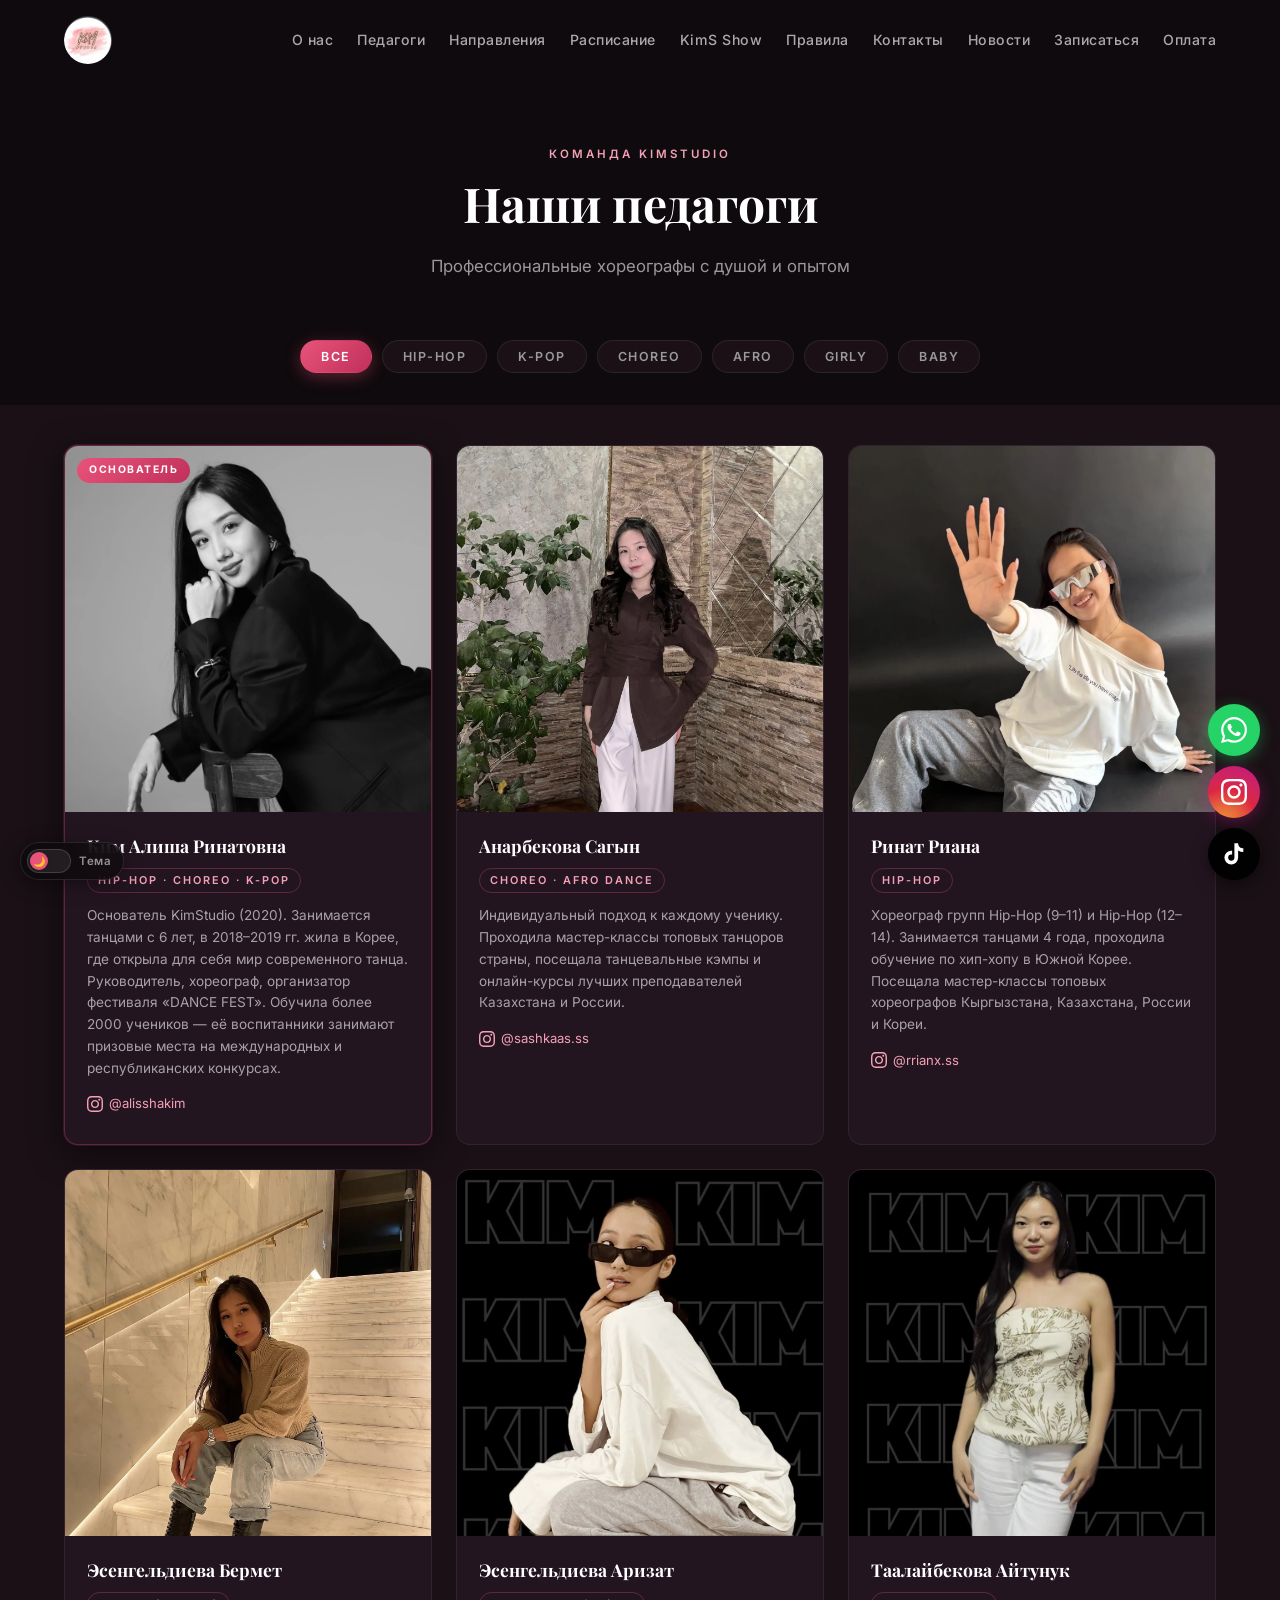
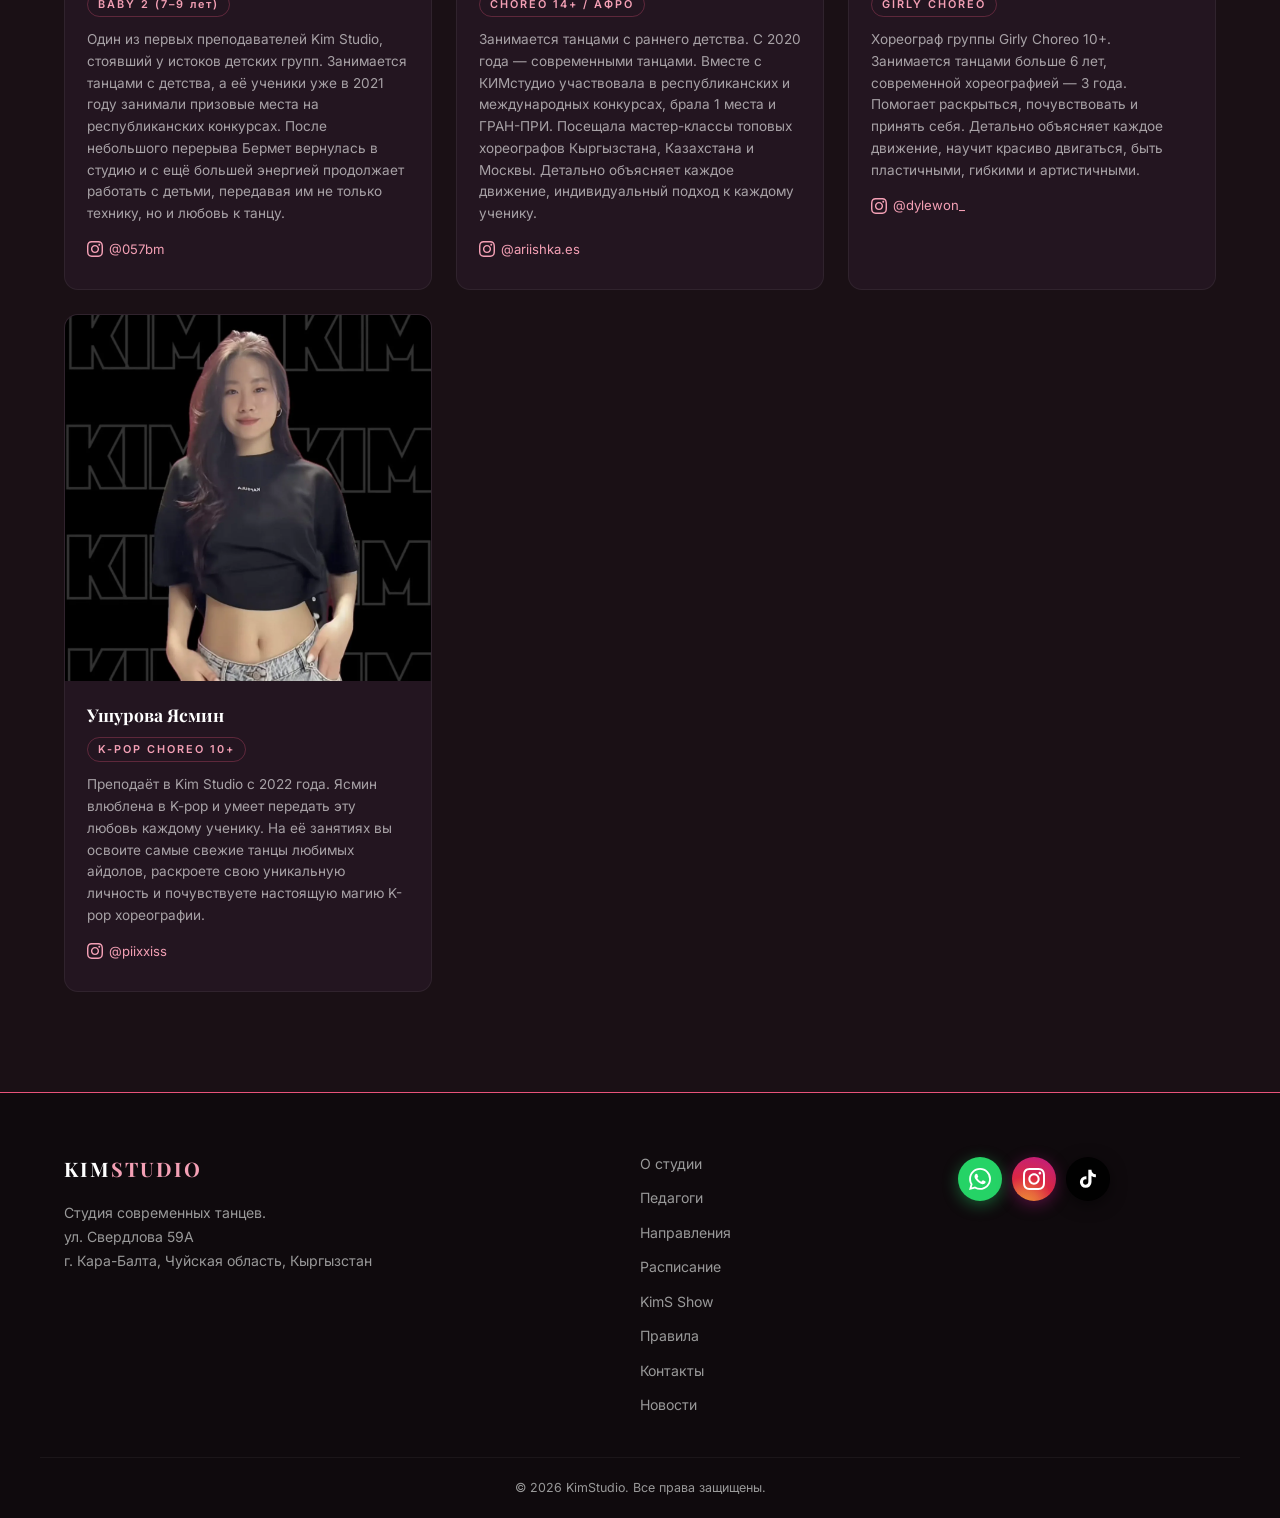
<file: teachers.html>
<!DOCTYPE html>
<html lang="ru">
<head>
  <!-- Google tag (gtag.js) -->
  <script async src="https://www.googletagmanager.com/gtag/js?id=G-KLJQ2LQRY6"></script>
  <script>
    window.dataLayer = window.dataLayer || [];
    function gtag(){dataLayer.push(arguments);}
    gtag('js', new Date());
    gtag('config', 'G-KLJQ2LQRY6');
  </script>
  <meta charset="UTF-8" />
  <meta name="viewport" content="width=device-width, initial-scale=1.0" />
  <meta name="description" content="Педагоги KimStudio — профессиональные хореографы студии современных танцев в Кара-Балте. HIP-HOP, KPOP, AFRO, GIRLY CHOREO и другие направления." />
  <meta property="og:title" content="Педагоги — KimStudio" />
  <meta property="og:description" content="Профессиональные хореографы с душой и опытом. Студия современных танцев в Кара-Балте." />
  <meta property="og:type" content="website" />
  <meta property="og:image" content="logo.png" />
  <link rel="icon" type="image/png" href="logo.png" />
  <title>Педагоги — KimStudio</title>
  <link rel="stylesheet" href="style.css" />
  <link rel="preconnect" href="https://fonts.googleapis.com" />
  <link rel="preconnect" href="https://fonts.gstatic.com" crossorigin />
  <link rel="preload" href="https://fonts.googleapis.com/css2?family=Playfair+Display:wght@400;700&family=Inter:wght@300;400;500;600&display=swap" as="style" onload="this.onload=null;this.rel='stylesheet'" />
  <noscript><link rel="stylesheet" href="https://fonts.googleapis.com/css2?family=Playfair+Display:wght@400;700&family=Inter:wght@300;400;500;600&display=swap" /></noscript>
</head>
<body>
<script>if(localStorage.getItem('kimstudio-theme')==='light')document.body.classList.add('light');</script>
  <!-- LOADER -->
  <div id="loader">
    <div class="loader-content">
      <img src="logo.webp" alt="KimStudio" class="loader-logo" />
    </div>
  </div>

  <!-- NAVIGATION -->
  <nav class="navbar scrolled" id="navbar">
    <div class="nav-container">
      <a href="index.html" class="nav-brand">
        <img src="logo.png" alt="KimStudio" class="nav-logo-img" />
      </a>
      <ul class="nav-links" id="navLinks">
        <li><a href="index.html#about">О нас</a></li>
        <li><a href="index.html#teachers" style="color: var(--pink);">Педагоги</a></li>
        <li><a href="index.html#directions">Направления</a></li>
        <li><a href="schedule.html" onclick="gtag('event','schedule_click',{event_category:'navigation',event_label:'Navbar'});">Расписание</a></li>
        <li><a href="index.html#show">KimS Show</a></li>
        <li><a href="index.html#rules">Правила</a></li>
        <li><a href="index.html#contact">Контакты</a></li>
        <li><a href="news.html">Новости</a></li>
        <li><a href="enroll.html" style="color:var(--pink);" onclick="gtag('event','enroll_click',{event_category:'navigation',event_label:'Navbar'});">Записаться</a></li>
        <li><a href="payment.html">Оплата</a></li>
      </ul>
      <button class="burger" id="burger" aria-label="Меню">
        <span></span><span></span><span></span>
      </button>
    </div>
  </nav>

  <label class="theme-switch" title="Переключить тему">
    <input type="checkbox" id="themeToggle" />
    <span class="theme-switch-track">
      <span class="theme-switch-thumb"></span>
    </span>
    <span class="theme-switch-label">Тема</span>
  </label>

  <!-- HERO -->
  <section style="padding: 140px 0 60px; text-align: center; background: var(--dark);">
    <div class="container">
      <span class="section-tag">Команда KimStudio</span>
      <h1 class="section-title">Наши педагоги</h1>
      <p class="section-desc" style="margin: 0 auto;">Профессиональные хореографы с душой и опытом</p>
    </div>
  </section>

  <!-- FILTER -->
  <div class="teacher-filter-wrap">
    <div class="container">
      <div class="teacher-filter">
        <button class="filter-btn active" data-filter="all">Все</button>
        <button class="filter-btn" data-filter="hiphop">HIP-HOP</button>
        <button class="filter-btn" data-filter="kpop">K-POP</button>
        <button class="filter-btn" data-filter="choreo">CHOREO</button>
        <button class="filter-btn" data-filter="afro">AFRO</button>
        <button class="filter-btn" data-filter="girly">GIRLY</button>
        <button class="filter-btn" data-filter="baby">BABY</button>
      </div>
    </div>
  </div>

  <!-- TEACHERS GRID -->
  <section class="teachers section" style="padding-top: 40px;">
    <div class="container">
      <div class="teachers-grid">

        <!-- FOUNDER -->
        <div class="teacher-card teacher-card--founder" data-styles="hiphop choreo kpop">
          <div class="teacher-photo-wrap">
            <img src="teacher-alisha.webp" alt="Ким Алиша Ринатовна" class="teacher-photo" loading="lazy" />
            <span class="founder-badge">Основатель</span>
          </div>
          <div class="teacher-info">
            <h3>Ким Алиша Ринатовна</h3>
            <span class="teacher-styles">HIP-HOP · CHOREO · K-POP</span>
            <p>Основатель KimStudio (2020). Занимается танцами с 6 лет, в 2018–2019 гг. жила в Корее, где открыла для себя мир современного танца. Руководитель, хореограф, организатор фестиваля «DANCE FEST». Обучила более 2000 учеников — её воспитанники занимают призовые места на международных и республиканских конкурсах.</p>
            <a href="https://www.instagram.com/alisshakim?igsh=ZDVvMm1oODJ1bHhk" target="_blank" rel="noopener noreferrer" class="teacher-instagram">
              <svg viewBox="0 0 24 24" fill="currentColor" width="16" height="16"><path d="M12 2.163c3.204 0 3.584.012 4.85.07 3.252.148 4.771 1.691 4.919 4.919.058 1.265.069 1.645.069 4.849 0 3.205-.012 3.584-.069 4.849-.149 3.225-1.664 4.771-4.919 4.919-1.266.058-1.644.07-4.85.07-3.204 0-3.584-.012-4.849-.07-3.26-.149-4.771-1.699-4.919-4.92-.058-1.265-.07-1.644-.07-4.849 0-3.204.013-3.583.07-4.849.149-3.227 1.664-4.771 4.919-4.919 1.266-.057 1.645-.069 4.849-.069zm0-2.163c-3.259 0-3.667.014-4.947.072-4.358.2-6.78 2.618-6.98 6.98-.059 1.281-.073 1.689-.073 4.948 0 3.259.014 3.668.072 4.948.2 4.358 2.618 6.78 6.98 6.98 1.281.058 1.689.072 4.948.072 3.259 0 3.668-.014 4.948-.072 4.354-.2 6.782-2.618 6.979-6.98.059-1.28.073-1.689.073-4.948 0-3.259-.014-3.667-.072-4.947-.196-4.354-2.617-6.78-6.979-6.98-1.281-.059-1.69-.073-4.949-.073zm0 5.838c-3.403 0-6.162 2.759-6.162 6.162s2.759 6.163 6.162 6.163 6.162-2.759 6.162-6.163c0-3.403-2.759-6.162-6.162-6.162zm0 10.162c-2.209 0-4-1.79-4-4 0-2.209 1.791-4 4-4s4 1.791 4 4c0 2.21-1.791 4-4 4zm6.406-11.845c-.796 0-1.441.645-1.441 1.44s.645 1.44 1.441 1.44c.795 0 1.439-.645 1.439-1.44s-.644-1.44-1.439-1.44z"/></svg>
              @alisshakim
            </a>
          </div>
        </div>

        <div class="teacher-card" data-styles="choreo afro">
          <div class="teacher-photo-wrap">
            <img src="teacher-sagyun2.webp" alt="Анарбекова Сагын" class="teacher-photo" loading="lazy" />
          </div>
          <div class="teacher-info">
            <h3>Анарбекова Сагын</h3>
            <span class="teacher-styles">CHOREO · AFRO DANCE</span>
            <p>Индивидуальный подход к каждому ученику. Проходила мастер-классы топовых танцоров страны, посещала танцевальные кэмпы и онлайн-курсы лучших преподавателей Казахстана и России.</p>
            <a href="https://www.instagram.com/sashkaas.ss" target="_blank" rel="noopener noreferrer" class="teacher-instagram">
              <svg viewBox="0 0 24 24" fill="currentColor" width="16" height="16"><path d="M12 2.163c3.204 0 3.584.012 4.85.07 3.252.148 4.771 1.691 4.919 4.919.058 1.265.069 1.645.069 4.849 0 3.205-.012 3.584-.069 4.849-.149 3.225-1.664 4.771-4.919 4.919-1.266.058-1.644.07-4.85.07-3.204 0-3.584-.012-4.849-.07-3.26-.149-4.771-1.699-4.919-4.92-.058-1.265-.07-1.644-.07-4.849 0-3.204.013-3.583.07-4.849.149-3.227 1.664-4.771 4.919-4.919 1.266-.057 1.645-.069 4.849-.069zm0-2.163c-3.259 0-3.667.014-4.947.072-4.358.2-6.78 2.618-6.98 6.98-.059 1.281-.073 1.689-.073 4.948 0 3.259.014 3.668.072 4.948.2 4.358 2.618 6.78 6.98 6.98 1.281.058 1.689.072 4.948.072 3.259 0 3.668-.014 4.948-.072 4.354-.2 6.782-2.618 6.979-6.98.059-1.28.073-1.689.073-4.948 0-3.259-.014-3.667-.072-4.947-.196-4.354-2.617-6.78-6.979-6.98-1.281-.059-1.69-.073-4.949-.073zm0 5.838c-3.403 0-6.162 2.759-6.162 6.162s2.759 6.163 6.162 6.163 6.162-2.759 6.162-6.163c0-3.403-2.759-6.162-6.162-6.162zm0 10.162c-2.209 0-4-1.79-4-4 0-2.209 1.791-4 4-4s4 1.791 4 4c0 2.21-1.791 4-4 4zm6.406-11.845c-.796 0-1.441.645-1.441 1.44s.645 1.44 1.441 1.44c.795 0 1.439-.645 1.439-1.44s-.644-1.44-1.439-1.44z"/></svg>
              @sashkaas.ss
            </a>
          </div>
        </div>

        <div class="teacher-card" data-styles="hiphop">
          <div class="teacher-photo-wrap">
            <img src="teacher-riana.webp" alt="Ринат Риана" class="teacher-photo" loading="lazy" />
          </div>
          <div class="teacher-info">
            <h3>Ринат Риана</h3>
            <span class="teacher-styles">HIP-HOP</span>
            <p>Хореограф групп Hip-Hop (9–11) и Hip-Hop (12–14). Занимается танцами 4 года, проходила обучение по хип-хопу в Южной Корее. Посещала мастер-классы топовых хореографов Кыргызстана, Казахстана, России и Кореи.</p>
            <a href="https://www.instagram.com/rrianx.ss?igsh=eDYwb2dtZnA1d21l" target="_blank" rel="noopener noreferrer" class="teacher-instagram">
              <svg viewBox="0 0 24 24" fill="currentColor" width="16" height="16"><path d="M12 2.163c3.204 0 3.584.012 4.85.07 3.252.148 4.771 1.691 4.919 4.919.058 1.265.069 1.645.069 4.849 0 3.205-.012 3.584-.069 4.849-.149 3.225-1.664 4.771-4.919 4.919-1.266.058-1.644.07-4.85.07-3.204 0-3.584-.012-4.849-.07-3.26-.149-4.771-1.699-4.919-4.92-.058-1.265-.07-1.644-.07-4.849 0-3.204.013-3.583.07-4.849.149-3.227 1.664-4.771 4.919-4.919 1.266-.057 1.645-.069 4.849-.069zm0-2.163c-3.259 0-3.667.014-4.947.072-4.358.2-6.78 2.618-6.98 6.98-.059 1.281-.073 1.689-.073 4.948 0 3.259.014 3.668.072 4.948.2 4.358 2.618 6.78 6.98 6.98 1.281.058 1.689.072 4.948.072 3.259 0 3.668-.014 4.948-.072 4.354-.2 6.782-2.618 6.979-6.98.059-1.28.073-1.689.073-4.948 0-3.259-.014-3.667-.072-4.947-.196-4.354-2.617-6.78-6.979-6.98-1.281-.059-1.69-.073-4.949-.073zm0 5.838c-3.403 0-6.162 2.759-6.162 6.162s2.759 6.163 6.162 6.163 6.162-2.759 6.162-6.163c0-3.403-2.759-6.162-6.162-6.162zm0 10.162c-2.209 0-4-1.79-4-4 0-2.209 1.791-4 4-4s4 1.791 4 4c0 2.21-1.791 4-4 4zm6.406-11.845c-.796 0-1.441.645-1.441 1.44s.645 1.44 1.441 1.44c.795 0 1.439-.645 1.439-1.44s-.644-1.44-1.439-1.44z"/></svg>
              @rrianx.ss
            </a>
          </div>
        </div>

        <div class="teacher-card" data-styles="baby">
          <div class="teacher-photo-wrap">
            <img src="teacher-bermet3.webp" alt="Эсенгельдиева Бермет" class="teacher-photo" loading="lazy" />
          </div>
          <div class="teacher-info">
            <h3>Эсенгельдиева Бермет</h3>
            <span class="teacher-styles">BABY 2 (7–9 лет)</span>
            <p>Один из первых преподавателей Kim Studio, стоявший у истоков детских групп. Занимается танцами с детства, а её ученики уже в 2021 году занимали призовые места на республиканских конкурсах. После небольшого перерыва Бермет вернулась в студию и с ещё большей энергией продолжает работать с детьми, передавая им не только технику, но и любовь к танцу.</p>
            <a href="https://www.instagram.com/057bm?igsh=MXJ6dzgwMzg4dzE0aA==" target="_blank" rel="noopener noreferrer" class="teacher-instagram">
              <svg viewBox="0 0 24 24" fill="currentColor" width="16" height="16"><path d="M12 2.163c3.204 0 3.584.012 4.85.07 3.252.148 4.771 1.691 4.919 4.919.058 1.265.069 1.645.069 4.849 0 3.205-.012 3.584-.069 4.849-.149 3.225-1.664 4.771-4.919 4.919-1.266.058-1.644.07-4.85.07-3.204 0-3.584-.012-4.849-.07-3.26-.149-4.771-1.699-4.919-4.92-.058-1.265-.07-1.644-.07-4.849 0-3.204.013-3.583.07-4.849.149-3.227 1.664-4.771 4.919-4.919 1.266-.057 1.645-.069 4.849-.069zm0-2.163c-3.259 0-3.667.014-4.947.072-4.358.2-6.78 2.618-6.98 6.98-.059 1.281-.073 1.689-.073 4.948 0 3.259.014 3.668.072 4.948.2 4.358 2.618 6.78 6.98 6.98 1.281.058 1.689.072 4.948.072 3.259 0 3.668-.014 4.948-.072 4.354-.2 6.782-2.618 6.979-6.98.059-1.28.073-1.689.073-4.948 0-3.259-.014-3.667-.072-4.947-.196-4.354-2.617-6.78-6.979-6.98-1.281-.059-1.69-.073-4.949-.073zm0 5.838c-3.403 0-6.162 2.759-6.162 6.162s2.759 6.163 6.162 6.163 6.162-2.759 6.162-6.163c0-3.403-2.759-6.162-6.162-6.162zm0 10.162c-2.209 0-4-1.79-4-4 0-2.209 1.791-4 4-4s4 1.791 4 4c0 2.21-1.791 4-4 4zm6.406-11.845c-.796 0-1.441.645-1.441 1.44s.645 1.44 1.441 1.44c.795 0 1.439-.645 1.439-1.44s-.644-1.44-1.439-1.44z"/></svg>
              @057bm
            </a>
          </div>
        </div>

        <div class="teacher-card" data-styles="choreo afro">
          <div class="teacher-photo-wrap">
            <img src="teacher-arizat.webp" alt="Эсенгельдиева Аризат" class="teacher-photo" loading="lazy" />
          </div>
          <div class="teacher-info">
            <h3>Эсенгельдиева Аризат</h3>
            <span class="teacher-styles">CHOREO 14+ / АФРО</span>
            <p>Занимается танцами с раннего детства. С 2020 года — современными танцами. Вместе с КИМстудио участвовала в республиканских и международных конкурсах, брала 1 места и ГРАН-ПРИ. Посещала мастер-классы топовых хореографов Кыргызстана, Казахстана и Москвы. Детально объясняет каждое движение, индивидуальный подход к каждому ученику.</p>
            <a href="https://www.instagram.com/ariishka.es?igsh=cnUyczh5aGc0bTkw" target="_blank" rel="noopener noreferrer" class="teacher-instagram">
              <svg viewBox="0 0 24 24" fill="currentColor" width="16" height="16"><path d="M12 2.163c3.204 0 3.584.012 4.85.07 3.252.148 4.771 1.691 4.919 4.919.058 1.265.069 1.645.069 4.849 0 3.205-.012 3.584-.069 4.849-.149 3.225-1.664 4.771-4.919 4.919-1.266.058-1.644.07-4.85.07-3.204 0-3.584-.012-4.849-.07-3.26-.149-4.771-1.699-4.919-4.92-.058-1.265-.07-1.644-.07-4.849 0-3.204.013-3.583.07-4.849.149-3.227 1.664-4.771 4.919-4.919 1.266-.057 1.645-.069 4.849-.069zm0-2.163c-3.259 0-3.667.014-4.947.072-4.358.2-6.78 2.618-6.98 6.98-.059 1.281-.073 1.689-.073 4.948 0 3.259.014 3.668.072 4.948.2 4.358 2.618 6.78 6.98 6.98 1.281.058 1.689.072 4.948.072 3.259 0 3.668-.014 4.948-.072 4.354-.2 6.782-2.618 6.979-6.98.059-1.28.073-1.689.073-4.948 0-3.259-.014-3.667-.072-4.947-.196-4.354-2.617-6.78-6.979-6.98-1.281-.059-1.69-.073-4.949-.073zm0 5.838c-3.403 0-6.162 2.759-6.162 6.162s2.759 6.163 6.162 6.163 6.162-2.759 6.162-6.163c0-3.403-2.759-6.162-6.162-6.162zm0 10.162c-2.209 0-4-1.79-4-4 0-2.209 1.791-4 4-4s4 1.791 4 4c0 2.21-1.791 4-4 4zm6.406-11.845c-.796 0-1.441.645-1.441 1.44s.645 1.44 1.441 1.44c.795 0 1.439-.645 1.439-1.44s-.644-1.44-1.439-1.44z"/></svg>
              @ariishka.es
            </a>
          </div>
        </div>

        <div class="teacher-card" data-styles="girly">
          <div class="teacher-photo-wrap">
            <img src="teacher-aiytunuk.webp" alt="Таалайбекова Айтунук" class="teacher-photo" loading="lazy" />
          </div>
          <div class="teacher-info">
            <h3>Таалайбекова Айтунук</h3>
            <span class="teacher-styles">GIRLY CHOREO</span>
            <p>Хореограф группы Girly Choreo 10+. Занимается танцами больше 6 лет, современной хореографией — 3 года. Помогает раскрыться, почувствовать и принять себя. Детально объясняет каждое движение, научит красиво двигаться, быть пластичными, гибкими и артистичными.</p>
            <a href="https://www.instagram.com/dylewon_?igsh=ZDF2dTE1MDBpZjBj" target="_blank" rel="noopener noreferrer" class="teacher-instagram">
              <svg viewBox="0 0 24 24" fill="currentColor" width="16" height="16"><path d="M12 2.163c3.204 0 3.584.012 4.85.07 3.252.148 4.771 1.691 4.919 4.919.058 1.265.069 1.645.069 4.849 0 3.205-.012 3.584-.069 4.849-.149 3.225-1.664 4.771-4.919 4.919-1.266.058-1.644.07-4.85.07-3.204 0-3.584-.012-4.849-.07-3.26-.149-4.771-1.699-4.919-4.92-.058-1.265-.07-1.644-.07-4.849 0-3.204.013-3.583.07-4.849.149-3.227 1.664-4.771 4.919-4.919 1.266-.057 1.645-.069 4.849-.069zm0-2.163c-3.259 0-3.667.014-4.947.072-4.358.2-6.78 2.618-6.98 6.98-.059 1.281-.073 1.689-.073 4.948 0 3.259.014 3.668.072 4.948.2 4.358 2.618 6.78 6.98 6.98 1.281.058 1.689.072 4.948.072 3.259 0 3.668-.014 4.948-.072 4.354-.2 6.782-2.618 6.979-6.98.059-1.28.073-1.689.073-4.948 0-3.259-.014-3.667-.072-4.947-.196-4.354-2.617-6.78-6.979-6.98-1.281-.059-1.69-.073-4.949-.073zm0 5.838c-3.403 0-6.162 2.759-6.162 6.162s2.759 6.163 6.162 6.163 6.162-2.759 6.162-6.163c0-3.403-2.759-6.162-6.162-6.162zm0 10.162c-2.209 0-4-1.79-4-4 0-2.209 1.791-4 4-4s4 1.791 4 4c0 2.21-1.791 4-4 4zm6.406-11.845c-.796 0-1.441.645-1.441 1.44s.645 1.44 1.441 1.44c.795 0 1.439-.645 1.439-1.44s-.644-1.44-1.439-1.44z"/></svg>
              @dylewon_
            </a>
          </div>
        </div>

        <div class="teacher-card" data-styles="kpop">
          <div class="teacher-photo-wrap">
            <img src="teacher-yasmin.webp" alt="Ушурова Ясмин" class="teacher-photo" loading="lazy" />
          </div>
          <div class="teacher-info">
            <h3>Ушурова Ясмин</h3>
            <span class="teacher-styles">K-POP CHOREO 10+</span>
            <p>Преподаёт в Kim Studio с 2022 года. Ясмин влюблена в K-pop и умеет передать эту любовь каждому ученику. На её занятиях вы освоите самые свежие танцы любимых айдолов, раскроете свою уникальную личность и почувствуете настоящую магию K-pop хореографии.</p>
            <a href="https://www.instagram.com/piixxiss?igsh=bTRvOG5mdGg0bDJk" target="_blank" rel="noopener noreferrer" class="teacher-instagram">
              <svg viewBox="0 0 24 24" fill="currentColor" width="16" height="16"><path d="M12 2.163c3.204 0 3.584.012 4.85.07 3.252.148 4.771 1.691 4.919 4.919.058 1.265.069 1.645.069 4.849 0 3.205-.012 3.584-.069 4.849-.149 3.225-1.664 4.771-4.919 4.919-1.266.058-1.644.07-4.85.07-3.204 0-3.584-.012-4.849-.07-3.26-.149-4.771-1.699-4.919-4.92-.058-1.265-.07-1.644-.07-4.849 0-3.204.013-3.583.07-4.849.149-3.227 1.664-4.771 4.919-4.919 1.266-.057 1.645-.069 4.849-.069zm0-2.163c-3.259 0-3.667.014-4.947.072-4.358.2-6.78 2.618-6.98 6.98-.059 1.281-.073 1.689-.073 4.948 0 3.259.014 3.668.072 4.948.2 4.358 2.618 6.78 6.98 6.98 1.281.058 1.689.072 4.948.072 3.259 0 3.668-.014 4.948-.072 4.354-.2 6.782-2.618 6.979-6.98.059-1.28.073-1.689.073-4.948 0-3.259-.014-3.667-.072-4.947-.196-4.354-2.617-6.78-6.979-6.98-1.281-.059-1.69-.073-4.949-.073zm0 5.838c-3.403 0-6.162 2.759-6.162 6.162s2.759 6.163 6.162 6.163 6.162-2.759 6.162-6.163c0-3.403-2.759-6.162-6.162-6.162zm0 10.162c-2.209 0-4-1.79-4-4 0-2.209 1.791-4 4-4s4 1.791 4 4c0 2.21-1.791 4-4 4zm6.406-11.845c-.796 0-1.441.645-1.441 1.44s.645 1.44 1.441 1.44c.795 0 1.439-.645 1.439-1.44s-.644-1.44-1.439-1.44z"/></svg>
              @piixxiss
            </a>
          </div>
        </div>

      </div>
    </div>
  </section>

  <!-- FOOTER -->
  <footer class="footer">
    <div class="footer-container">
      <div class="footer-brand">
        <span class="logo">KIM<span>STUDIO</span></span>
        <p>Студия современных танцев.<br>ул. Свердлова 59А<br>г. Кара-Балта, Чуйская область, Кыргызстан</p>
      </div>
      <div class="footer-links">
        <a href="index.html#about">О студии</a>
        <a href="teachers.html">Педагоги</a>
        <a href="index.html#directions">Направления</a>
        <a href="index.html#schedule">Расписание</a>
        <a href="index.html#show">KimS Show</a>
        <a href="index.html#rules">Правила</a>
        <a href="index.html#contact">Контакты</a>
        <a href="news.html">Новости</a>
      </div>
      <div class="footer-social">
        <div class="footer-social-icons">
          <a href="https://wa.me/996707430777" target="_blank" rel="noopener noreferrer" class="footer-fab fab-whatsapp" aria-label="WhatsApp">
            <svg viewBox="0 0 24 24" fill="currentColor" width="22" height="22"><path d="M17.472 14.382c-.297-.149-1.758-.867-2.03-.967-.273-.099-.471-.148-.67.15-.197.297-.767.966-.94 1.164-.173.199-.347.223-.644.075-.297-.15-1.255-.463-2.39-1.475-.883-.788-1.48-1.761-1.653-2.059-.173-.297-.018-.458.13-.606.134-.133.298-.347.446-.52.149-.174.198-.298.298-.497.099-.198.05-.371-.025-.52-.075-.149-.669-1.612-.916-2.207-.242-.579-.487-.5-.669-.51-.173-.008-.371-.01-.57-.01-.198 0-.52.074-.792.372-.272.297-1.04 1.016-1.04 2.479 0 1.462 1.065 2.875 1.213 3.074.149.198 2.096 3.2 5.077 4.487.709.306 1.262.489 1.694.625.712.227 1.36.195 1.871.118.571-.085 1.758-.719 2.006-1.413.248-.694.248-1.289.173-1.413-.074-.124-.272-.198-.57-.347m-5.421 7.403h-.004a9.87 9.87 0 01-5.031-1.378l-.361-.214-3.741.982.998-3.648-.235-.374a9.86 9.86 0 01-1.51-5.26c.001-5.45 4.436-9.884 9.888-9.884 2.64 0 5.122 1.03 6.988 2.898a9.825 9.825 0 012.893 6.994c-.003 5.45-4.437 9.884-9.885 9.884m8.413-18.297A11.815 11.815 0 0012.05 0C5.495 0 .16 5.335.157 11.892c0 2.096.547 4.142 1.588 5.945L.057 24l6.305-1.654a11.882 11.882 0 005.683 1.448h.005c6.554 0 11.89-5.335 11.893-11.893a11.821 11.821 0 00-3.48-8.413z"/></svg>
          </a>
          <a href="https://www.instagram.com/kimstudioo/" target="_blank" rel="noopener noreferrer" class="footer-fab fab-instagram" aria-label="Instagram">
            <svg viewBox="0 0 24 24" fill="currentColor" width="22" height="22"><path d="M12 2.163c3.204 0 3.584.012 4.85.07 3.252.148 4.771 1.691 4.919 4.919.058 1.265.069 1.645.069 4.849 0 3.205-.012 3.584-.069 4.849-.149 3.225-1.664 4.771-4.919 4.919-1.266.058-1.644.07-4.85.07-3.204 0-3.584-.012-4.849-.07-3.26-.149-4.771-1.699-4.919-4.92-.058-1.265-.07-1.644-.07-4.849 0-3.204.013-3.583.07-4.849.149-3.227 1.664-4.771 4.919-4.919 1.266-.057 1.645-.069 4.849-.069zm0-2.163c-3.259 0-3.667.014-4.947.072-4.358.2-6.78 2.618-6.98 6.98-.059 1.281-.073 1.689-.073 4.948 0 3.259.014 3.668.072 4.948.2 4.358 2.618 6.78 6.98 6.98 1.281.058 1.689.072 4.948.072 3.259 0 3.668-.014 4.948-.072 4.354-.2 6.782-2.618 6.979-6.98.059-1.28.073-1.689.073-4.948 0-3.259-.014-3.667-.072-4.947-.196-4.354-2.617-6.78-6.979-6.98-1.281-.059-1.69-.073-4.949-.073zm0 5.838c-3.403 0-6.162 2.759-6.162 6.162s2.759 6.163 6.162 6.163 6.162-2.759 6.162-6.163c0-3.403-2.759-6.162-6.162-6.162zm0 10.162c-2.209 0-4-1.79-4-4 0-2.209 1.791-4 4-4s4 1.791 4 4c0 2.21-1.791 4-4 4zm6.406-11.845c-.796 0-1.441.645-1.441 1.44s.645 1.44 1.441 1.44c.795 0 1.439-.645 1.439-1.44s-.644-1.44-1.439-1.44z"/></svg>
          </a>
          <a href="https://www.tiktok.com/@kimstudioo?_r=1&_t=ZT-95xl43tIwwQ" target="_blank" rel="noopener noreferrer" class="footer-fab fab-tiktok" aria-label="TikTok">
            <svg viewBox="0 0 24 24" fill="currentColor" width="22" height="22"><path d="M19.59 6.69a4.83 4.83 0 01-3.77-4.25V2h-3.45v13.67a2.89 2.89 0 01-2.88 2.5 2.89 2.89 0 01-2.89-2.89 2.89 2.89 0 012.89-2.89c.28 0 .54.04.79.1V9.01a6.33 6.33 0 00-.79-.05 6.34 6.34 0 00-6.34 6.34 6.34 6.34 0 006.34 6.34 6.34 6.34 0 006.33-6.34V8.69a8.18 8.18 0 004.78 1.52V6.76a4.85 4.85 0 01-1.01-.07z"/></svg>
          </a>
        </div>
      </div>
    </div>
    <div class="footer-bottom">
      <p>&copy; 2026 KimStudio. Все права защищены.</p>
    </div>
  </footer>

  <!-- Social floating buttons -->
  <div class="social-float-group">
    <a href="https://wa.me/996707430777" target="_blank" rel="noopener noreferrer" class="social-fab fab-whatsapp" aria-label="WhatsApp" onclick="gtag('event','whatsapp_click',{event_category:'contact',event_label:'FAB Button'});">
      <svg viewBox="0 0 24 24" fill="currentColor" width="26" height="26"><path d="M17.472 14.382c-.297-.149-1.758-.867-2.03-.967-.273-.099-.471-.148-.67.15-.197.297-.767.966-.94 1.164-.173.199-.347.223-.644.075-.297-.15-1.255-.463-2.39-1.475-.883-.788-1.48-1.761-1.653-2.059-.173-.297-.018-.458.13-.606.134-.133.298-.347.446-.52.149-.174.198-.298.298-.497.099-.198.05-.371-.025-.52-.075-.149-.669-1.612-.916-2.207-.242-.579-.487-.5-.669-.51-.173-.008-.371-.01-.57-.01-.198 0-.52.074-.792.372-.272.297-1.04 1.016-1.04 2.479 0 1.462 1.065 2.875 1.213 3.074.149.198 2.096 3.2 5.077 4.487.709.306 1.262.489 1.694.625.712.227 1.36.195 1.871.118.571-.085 1.758-.719 2.006-1.413.248-.694.248-1.289.173-1.413-.074-.124-.272-.198-.57-.347m-5.421 7.403h-.004a9.87 9.87 0 01-5.031-1.378l-.361-.214-3.741.982.998-3.648-.235-.374a9.86 9.86 0 01-1.51-5.26c.001-5.45 4.436-9.884 9.888-9.884 2.64 0 5.122 1.03 6.988 2.898a9.825 9.825 0 012.893 6.994c-.003 5.45-4.437 9.884-9.885 9.884m8.413-18.297A11.815 11.815 0 0012.05 0C5.495 0 .16 5.335.157 11.892c0 2.096.547 4.142 1.588 5.945L.057 24l6.305-1.654a11.882 11.882 0 005.683 1.448h.005c6.554 0 11.89-5.335 11.893-11.893a11.821 11.821 0 00-3.48-8.413z"/></svg>
    </a>
    <a href="https://www.instagram.com/kimstudioo/" target="_blank" rel="noopener noreferrer" class="social-fab fab-instagram" aria-label="Instagram" onclick="gtag('event','instagram_click',{event_category:'social',event_label:'FAB Button'});">
      <svg viewBox="0 0 24 24" fill="currentColor" width="26" height="26"><path d="M12 2.163c3.204 0 3.584.012 4.85.07 3.252.148 4.771 1.691 4.919 4.919.058 1.265.069 1.645.069 4.849 0 3.205-.012 3.584-.069 4.849-.149 3.225-1.664 4.771-4.919 4.919-1.266.058-1.644.07-4.85.07-3.204 0-3.584-.012-4.849-.07-3.26-.149-4.771-1.699-4.919-4.92-.058-1.265-.07-1.644-.07-4.849 0-3.204.013-3.583.07-4.849.149-3.227 1.664-4.771 4.919-4.919 1.266-.057 1.645-.069 4.849-.069zm0-2.163c-3.259 0-3.667.014-4.947.072-4.358.2-6.78 2.618-6.98 6.98-.059 1.281-.073 1.689-.073 4.948 0 3.259.014 3.668.072 4.948.2 4.358 2.618 6.78 6.98 6.98 1.281.058 1.689.072 4.948.072 3.259 0 3.668-.014 4.948-.072 4.354-.2 6.782-2.618 6.979-6.98.059-1.28.073-1.689.073-4.948 0-3.259-.014-3.667-.072-4.947-.196-4.354-2.617-6.78-6.979-6.98-1.281-.059-1.69-.073-4.949-.073zm0 5.838c-3.403 0-6.162 2.759-6.162 6.162s2.759 6.163 6.162 6.163 6.162-2.759 6.162-6.163c0-3.403-2.759-6.162-6.162-6.162zm0 10.162c-2.209 0-4-1.79-4-4 0-2.209 1.791-4 4-4s4 1.791 4 4c0 2.21-1.791 4-4 4zm6.406-11.845c-.796 0-1.441.645-1.441 1.44s.645 1.44 1.441 1.44c.795 0 1.439-.645 1.439-1.44s-.644-1.44-1.439-1.44z"/></svg>
    </a>
    <a href="https://www.tiktok.com/@kimstudioo?_r=1&_t=ZT-95xl43tIwwQ" target="_blank" rel="noopener noreferrer" class="social-fab fab-tiktok" aria-label="TikTok" onclick="gtag('event','tiktok_click',{event_category:'social',event_label:'FAB Button'});">
      <svg viewBox="0 0 24 24" fill="currentColor" width="26" height="26"><path d="M19.59 6.69a4.83 4.83 0 01-3.77-4.25V2h-3.45v13.67a2.89 2.89 0 01-2.88 2.5 2.89 2.89 0 01-2.89-2.89 2.89 2.89 0 012.89-2.89c.28 0 .54.04.79.1V9.01a6.33 6.33 0 00-.79-.05 6.34 6.34 0 00-6.34 6.34 6.34 6.34 0 006.34 6.34 6.34 6.34 0 006.33-6.34V8.69a8.18 8.18 0 004.78 1.52V6.76a4.85 4.85 0 01-1.01-.07z"/></svg>
    </a>
  </div>

  <script>
    document.querySelectorAll('.filter-btn').forEach(btn => {
      btn.addEventListener('click', () => {
        document.querySelectorAll('.filter-btn').forEach(b => b.classList.remove('active'));
        btn.classList.add('active');
        const filter = btn.dataset.filter;
        document.querySelectorAll('.teacher-card').forEach(card => {
          const styles = card.dataset.styles || '';
          const matches = filter === 'all' || styles.split(' ').includes(filter);
          if (matches) {
            card.style.display = '';
            requestAnimationFrame(() => card.classList.remove('teacher-hidden'));
          } else {
            card.classList.add('teacher-hidden');
            setTimeout(() => {
              if (card.classList.contains('teacher-hidden')) card.style.display = 'none';
            }, 350);
          }
        });
      });
    });
  </script>
  <script src="script.js"></script>
</body>
</html>
</file>
<file: style.css>
/* ===== SCROLL PROGRESS ===== */
#scroll-bar {
  position: fixed;
  top: 0; left: 0;
  width: 0%;
  height: 3px;
  background: linear-gradient(90deg, var(--pink-dark), var(--pink), var(--pink-light));
  z-index: 9998;
  box-shadow: 0 0 8px rgba(232,83,122,0.6);
  transition: width 0.1s linear;
}

/* ===== LOADER ===== */
@keyframes loader-pulse {
  0%, 100% { transform: scale(1);    box-shadow: 0 0 0 0 rgba(232,83,122,0); }
  50%       { transform: scale(1.08); box-shadow: 0 0 0 18px rgba(232,83,122,0); }
}
@keyframes loader-glow {
  0%, 100% { filter: drop-shadow(0 0 8px rgba(232,83,122,0.4)); }
  50%       { filter: drop-shadow(0 0 22px rgba(232,83,122,0.9)); }
}
@keyframes loader-fill {
  from { width: 0%; }
  to   { width: 100%; }
}

#loader {
  position: fixed;
  inset: 0;
  z-index: 9999;
  background: var(--dark);
  display: flex;
  align-items: center;
  justify-content: center;
  transition: opacity 0.6s ease, visibility 0.6s ease;
}
#loader.hidden {
  opacity: 0;
  visibility: hidden;
  pointer-events: none;
}

.loader-content {
  display: flex;
  flex-direction: column;
  align-items: center;
  gap: 20px;
}

.loader-logo {
  width: 96px;
  height: 96px;
  border-radius: 50%;
  object-fit: cover;
  animation: loader-pulse 1.6s ease-in-out infinite, loader-glow 1.6s ease-in-out infinite;
}

.loader-brand {
  font-family: 'Playfair Display', serif;
  font-size: 1.5rem;
  font-weight: 700;
  color: var(--white);
  letter-spacing: 6px;
  text-transform: uppercase;
}
.loader-brand span { color: var(--pink); }

.loader-bar {
  width: 200px;
  height: 3px;
  background: rgba(255,255,255,0.08);
  border-radius: 99px;
  overflow: hidden;
}
.loader-progress {
  height: 100%;
  width: 0%;
  background: linear-gradient(90deg, var(--pink-dark), var(--pink), var(--pink-light));
  border-radius: 99px;
  box-shadow: 0 0 10px rgba(232,83,122,0.7);
}

/* ===== RESET & BASE ===== */
*, *::before, *::after { box-sizing: border-box; margin: 0; padding: 0; }

:root {
  --pink: #e8537a;
  --pink-light: #f4a0b5;
  --pink-pale: #fde8ef;
  --pink-dark: #c0305a;
  --dark: #0f0a0d;
  --dark-2: #1a1015;
  --dark-3: #231520;
  --white: #ffffff;
  --gray: #999999;
  --text: #e0d0d5;
  --radius: 14px;
  --transition: 0.3s ease;
  --shadow: 0 8px 32px rgba(0,0,0,0.5);
  --glow-pink: 0 0 40px rgba(232,83,122,0.25);
}

html { scroll-behavior: smooth; }

body {
  font-family: 'Inter', sans-serif;
  background: var(--dark);
  color: var(--text);
  line-height: 1.6;
  overflow-x: hidden;
}

a { text-decoration: none; color: inherit; }
ul { list-style: none; }
img { max-width: 100%; display: block; }

.container {
  max-width: 1200px;
  margin: 0 auto;
  padding: 0 24px;
}

.section { padding: 100px 0; }

/* ===== TYPOGRAPHY ===== */
.section-tag {
  display: inline-block;
  font-size: 0.72rem;
  font-weight: 600;
  letter-spacing: 3px;
  text-transform: uppercase;
  color: var(--pink-light);
  margin-bottom: 12px;
}

.section-title {
  font-family: 'Playfair Display', serif;
  font-size: clamp(2rem, 4vw, 3rem);
  color: var(--white);
  line-height: 1.2;
  margin-bottom: 20px;
}

.section-desc {
  font-size: 1.05rem;
  color: var(--gray);
  max-width: 560px;
}

.section-header {
  text-align: center;
  margin-bottom: 60px;
}
.section-header .section-desc { margin: 0 auto; }

/* ===== BUTTONS ===== */
.btn {
  display: inline-flex;
  align-items: center;
  gap: 8px;
  padding: 14px 32px;
  border-radius: 50px;
  font-size: 0.95rem;
  font-weight: 600;
  letter-spacing: 0.5px;
  cursor: pointer;
  transition: all 0.3s ease;
  border: 2px solid transparent;
  position: relative;
  overflow: hidden;
}

.btn-primary {
  background: linear-gradient(135deg, var(--pink), var(--pink-dark));
  color: var(--white);
  border-color: transparent;
  box-shadow: 0 4px 20px rgba(232,83,122,0.35);
}
.btn-primary::before {
  content: '';
  position: absolute;
  inset: 0;
  background: linear-gradient(135deg, var(--pink) 0%, var(--pink) 100%);
  opacity: 0;
  transition: opacity 0.3s ease;
}
.btn-primary:hover::before { opacity: 1; }
.btn-primary:hover {
  transform: translateY(-2px);
  box-shadow: 0 8px 32px rgba(232,83,122,0.5);
}
.btn-primary span, .btn-primary svg { position: relative; z-index: 1; }

.btn-outline {
  background: transparent;
  color: var(--white);
  border-color: rgba(255,255,255,0.35);
}
.btn-outline:hover {
  border-color: var(--pink-light);
  color: var(--pink-light);
  transform: translateY(-2px);
  box-shadow: var(--glow-pink);
}

.btn-full { width: 100%; justify-content: center; }
.btn:active { transform: scale(0.96); transition: transform 0.1s ease; }

/* ===== NAVBAR ===== */
.navbar {
  position: fixed;
  top: 0; left: 0; right: 0;
  z-index: 100;
  padding: 16px 0;
  transition: var(--transition);
}

.navbar.scrolled {
  background: rgba(13,8,20,0.95);
  backdrop-filter: blur(16px);
  -webkit-backdrop-filter: blur(16px);
  padding: 10px 0;
  box-shadow: 0 2px 0 rgba(232,83,122,0.12), 0 4px 32px rgba(0,0,0,0.6);
}

.nav-container {
  max-width: 1200px;
  margin: 0 auto;
  padding: 0 24px;
  display: flex;
  align-items: center;
  justify-content: space-between;
  gap: 16px;
}

.nav-brand { display: flex; align-items: center; }

.nav-logo-img {
  height: 48px;
  width: 48px;
  border-radius: 50%;
  object-fit: cover;
  transition: var(--transition);
}
.nav-logo-img:hover {
  box-shadow: 0 0 20px rgba(232,83,122,0.6);
  transform: scale(1.05);
}

.logo {
  font-family: 'Playfair Display', serif;
  font-size: 1.4rem;
  font-weight: 700;
  color: var(--white);
  letter-spacing: 2px;
}
.logo span { color: var(--pink-light); }

.nav-links {
  display: flex;
  gap: 24px;
  flex-wrap: nowrap;
  overflow: visible;
}
.nav-links a {
  font-size: 0.88rem;
  font-weight: 500;
  color: rgba(255,255,255,0.65);
  letter-spacing: 0.5px;
  transition: var(--transition);
  position: relative;
}
.nav-links a::after {
  content: '';
  position: absolute;
  bottom: -4px; left: 0;
  width: 0; height: 2px;
  background: linear-gradient(135deg, var(--pink), var(--pink-dark));
  transition: var(--transition);
  border-radius: 2px;
}
.nav-links a:hover,
.nav-links a.active { color: var(--white); }
.nav-links a:hover::after,
.nav-links a.active::after { width: 100%; }
.nav-links a.active { color: var(--pink-light); }

.burger {
  display: none;
  flex-direction: column;
  gap: 5px;
  background: none;
  border: none;
  cursor: pointer;
  padding: 4px;
}
.burger span {
  display: block;
  width: 26px; height: 2px;
  background: var(--white);
  border-radius: 2px;
  transition: transform 0.35s ease, opacity 0.25s ease, background 0.3s ease;
  transform-origin: center;
}
.burger.active span:nth-child(1) { transform: translateY(7px) rotate(45deg); background: var(--pink); }
.burger.active span:nth-child(2) { opacity: 0; transform: scaleX(0); }
.burger.active span:nth-child(3) { transform: translateY(-7px) rotate(-45deg); background: var(--pink); }

/* ===== HERO ===== */
@keyframes mesh-move-1 {
  0%, 100% { transform: translate(0, 0) scale(1); }
  33%       { transform: translate(40px, -30px) scale(1.1); }
  66%       { transform: translate(-20px, 20px) scale(0.95); }
}
@keyframes mesh-move-2 {
  0%, 100% { transform: translate(0, 0) scale(1); }
  33%       { transform: translate(-50px, 30px) scale(1.05); }
  66%       { transform: translate(30px, -40px) scale(1.1); }
}
@keyframes mesh-move-3 {
  0%, 100% { transform: translate(0, 0) scale(1); }
  50%       { transform: translate(25px, 35px) scale(1.08); }
}
@keyframes ring-spin {
  from { transform: rotate(0deg); }
  to   { transform: rotate(360deg); }
}
@keyframes ring-spin-rev {
  from { transform: rotate(0deg); }
  to   { transform: rotate(-360deg); }
}

.hero {
  position: relative;
  min-height: 100vh;
  display: flex;
  align-items: center;
  justify-content: center;
  overflow: hidden;
  background: var(--dark);
}

.hero-bg {
  position: absolute;
  inset: 0;
  overflow: hidden;
}
.hero-bg::before {
  content: '';
  position: absolute;
  top: -20%; left: -10%;
  width: 70%; height: 80%;
  background: radial-gradient(ellipse, rgba(232,83,122,0.18) 0%, transparent 65%);
  animation: mesh-move-1 12s ease-in-out infinite;
}
.hero-bg::after {
  content: '';
  position: absolute;
  bottom: -20%; right: -10%;
  width: 60%; height: 70%;
  background: radial-gradient(ellipse, rgba(232,83,122,0.12) 0%, transparent 60%);
  animation: mesh-move-2 15s ease-in-out infinite;
}

.hero-ring-1,
.hero-ring-2 {
  position: absolute;
  border-radius: 50%;
  pointer-events: none;
}
.hero-ring-1 {
  width: 500px; height: 500px;
  top: 50%; left: 50%;
  margin: -250px 0 0 -250px;
  border: 1px solid rgba(232,83,122,0.06);
  animation: ring-spin 30s linear infinite;
}
.hero-ring-1::before {
  content: '';
  position: absolute;
  top: -3px; left: 50%;
  width: 6px; height: 6px;
  background: var(--pink);
  border-radius: 50%;
  box-shadow: 0 0 10px var(--pink);
}
.hero-ring-2 {
  width: 340px; height: 340px;
  top: 50%; left: 50%;
  margin: -170px 0 0 -170px;
  border: 1px solid rgba(232,83,122,0.04);
  animation: ring-spin-rev 22s linear infinite;
}
.hero-ring-2::before {
  content: '';
  position: absolute;
  bottom: -3px; left: 50%;
  width: 4px; height: 4px;
  background: var(--pink-light);
  border-radius: 50%;
  box-shadow: 0 0 8px var(--pink-light);
}

.hero-content {
  position: relative;
  z-index: 2;
  text-align: center;
  padding: 0 24px;
  max-width: 860px;
}

.hero-sub,
.hero-title,
.hero-tagline,
.hero-desc,
.hero-buttons {
  animation: fadeInUp 0.6s ease both;
}
.hero-tagline { animation-delay: 0.1s; }
.hero-desc    { animation-delay: 0.2s; }
.hero-buttons { animation-delay: 0.3s; }

.hero-logo {
  width: 120px;
  height: 120px;
  border-radius: 50%;
  object-fit: cover;
  margin: 0 auto 28px;
  box-shadow: 0 0 0 3px rgba(232,83,122,0.25), 0 0 60px rgba(232,83,122,0.25);
  border: 2px solid rgba(232,83,122,0.4);
}

.hero-sub {
  font-size: 0.75rem;
  font-weight: 600;
  letter-spacing: 4px;
  text-transform: uppercase;
  color: var(--pink-light);
  margin-bottom: 12px;
}

.hero-title {
  font-family: 'Playfair Display', serif;
  font-size: clamp(3rem, 10vw, 7.5rem);
  font-weight: 700;
  background: linear-gradient(135deg, var(--white) 30%, var(--pink-light) 60%, var(--pink-light) 100%);
  -webkit-background-clip: text;
  -webkit-text-fill-color: transparent;
  background-clip: text;
  letter-spacing: 8px;
  line-height: 1;
  margin-bottom: 12px;
}

.hero-tagline {
  font-size: clamp(0.85rem, 2vw, 1rem);
  font-weight: 600;
  letter-spacing: 4px;
  text-transform: uppercase;
  color: rgba(255,255,255,0.55);
  margin-bottom: 16px;
}

.hero-desc {
  font-size: 0.9rem;
  color: var(--pink-light);
  letter-spacing: 2px;
  margin-bottom: 40px;
  opacity: 0.8;
}

.hero-buttons {
  display: flex;
  gap: 16px;
  justify-content: center;
  flex-wrap: wrap;
}

.hero-scroll {
  position: absolute;
  bottom: 32px;
  left: 50%;
  transform: translateX(-50%);
  z-index: 2;
}
.scroll-arrow {
  width: 2px; height: 48px;
  background: linear-gradient(to bottom, var(--pink), var(--pink), transparent);
  margin: 0 auto;
  animation: scrollPulse 2s ease-in-out infinite;
}

/* ===== STATS ===== */
.stats {
  background: var(--dark-2);
  padding: 56px 0;
  border-top: 1px solid rgba(232,83,122,0.12);
  border-bottom: 1px solid rgba(232,83,122,0.12);
  position: relative;
}
.stats::before {
  content: '';
  position: absolute;
  inset: 0;
  background: radial-gradient(ellipse 60% 100% at 50% 50%, rgba(232,83,122,0.04) 0%, transparent 70%);
  pointer-events: none;
}

.stats-container {
  max-width: 1200px;
  margin: 0 auto;
  padding: 0 24px;
  display: grid;
  grid-template-columns: repeat(4, 1fr);
  gap: 32px;
  text-align: center;
  position: relative;
}

.stat-number {
  display: block;
  font-family: 'Playfair Display', serif;
  font-size: 3.2rem;
  font-weight: 700;
  background: linear-gradient(135deg, var(--pink) 0%, var(--pink-light) 100%);
  -webkit-background-clip: text;
  -webkit-text-fill-color: transparent;
  background-clip: text;
  line-height: 1;
}
.stat-number::after {
  content: '+';
  font-size: 2rem;
  vertical-align: super;
  margin-left: 2px;
}
.stat-number.no-plus::after { content: ''; }
.stat-label {
  font-size: 0.8rem;
  color: var(--gray);
  letter-spacing: 1px;
  text-transform: uppercase;
  margin-top: 8px;
  display: block;
}

.stat-item {
  position: relative;
  display: flex;
  flex-direction: column;
  align-items: center;
  justify-content: center;
  min-height: 165px;
}

.stat-ring {
  position: absolute;
  top: 50%;
  left: 50%;
  transform: translate(-50%, -50%) rotate(-90deg);
  pointer-events: none;
}

.stat-ring-track {
  fill: none;
  stroke: rgba(232,83,122,0.08);
}

.stat-ring-fill {
  fill: none;
  stroke: var(--pink);
  stroke-linecap: round;
  filter: drop-shadow(0 0 5px rgba(232,83,122,0.5));
}

/* ===== ABOUT ===== */
.about { background: var(--dark); }

.about-content {
  display: grid;
  grid-template-columns: 1fr 420px;
  gap: 80px;
  align-items: center;
}

.about-text p { color: rgba(255,255,255,0.7); margin-bottom: 20px; }

.about-cards {
  display: grid;
  grid-template-columns: 1fr 1fr;
  gap: 12px;
  margin: 28px 0;
}
.about-card {
  display: flex;
  align-items: center;
  gap: 10px;
  padding: 14px 16px;
  background: var(--dark-3);
  border-radius: 10px;
  border: 1px solid rgba(232,83,122,0.12);
  font-size: 0.88rem;
  color: rgba(255,255,255,0.8);
  transition: var(--transition);
}
.about-card:hover {
  border-color: rgba(232,83,122,0.4);
  background: rgba(232,83,122,0.05);
  transform: translateY(-2px);
}
.about-card-icon { font-size: 1.2rem; flex-shrink: 0; }

.about-features {
  display: flex;
  flex-direction: column;
  gap: 10px;
}
.about-features li {
  display: flex;
  align-items: flex-start;
  gap: 10px;
  color: rgba(255,255,255,0.7);
  font-size: 0.92rem;
}
.check { color: var(--pink); font-weight: 700; flex-shrink: 0; margin-top: 2px; }

.image-placeholder {
  width: 100%;
  aspect-ratio: 1;
  background: var(--dark-3);
  border-radius: 50%;
  border: 1px solid transparent;
  background-clip: padding-box;
  outline: 1px solid rgba(232,83,122,0.15);
  display: flex;
  flex-direction: column;
  align-items: center;
  justify-content: center;
  gap: 12px;
  text-align: center;
  padding: 40px;
  box-shadow: 0 0 60px rgba(232,83,122,0.06), inset 0 0 60px rgba(232,83,122,0.03);
}
.logo-big {
  font-family: 'Playfair Display', serif;
  font-size: 2.2rem;
  font-weight: 700;
  color: var(--white);
  letter-spacing: 3px;
}
.logo-big span { color: var(--pink-light); }
.image-placeholder p { font-size: 0.8rem; color: var(--gray); letter-spacing: 1px; }
.addr-tag { font-size: 0.75rem; color: var(--pink-light); letter-spacing: 2px; text-transform: uppercase; }

/* ===== TEACHERS ===== */
.teachers { background: var(--dark-2); }

.teacher-filter-wrap {
  background: var(--dark);
  padding: 0 0 32px;
}
.teacher-filter {
  display: flex;
  flex-wrap: wrap;
  gap: 10px;
  justify-content: center;
}
.filter-btn {
  background: var(--dark-2);
  border: 1px solid rgba(255,255,255,0.08);
  color: var(--gray);
  font-family: 'Inter', sans-serif;
  font-size: 0.78rem;
  font-weight: 600;
  letter-spacing: 1.5px;
  text-transform: uppercase;
  padding: 8px 20px;
  border-radius: 50px;
  cursor: pointer;
  transition: background 0.25s ease, border-color 0.25s ease, color 0.25s ease, transform 0.2s ease;
}
.filter-btn:hover {
  border-color: rgba(232,83,122,0.35);
  color: var(--text);
  transform: translateY(-1px);
}
.filter-btn.active {
  background: linear-gradient(135deg, var(--pink), var(--pink-dark));
  border-color: transparent;
  color: var(--white);
  box-shadow: 0 4px 16px rgba(232,83,122,0.35);
}

.teachers-grid {
  display: grid;
  grid-template-columns: repeat(3, 1fr);
  gap: 24px;
}

.teacher-card {
  background: var(--dark-3);
  border-radius: var(--radius);
  overflow: hidden;
  border: 1px solid rgba(255,255,255,0.06);
  transition: transform 0.35s ease, box-shadow 0.35s ease, border-color 0.35s ease, opacity 0.35s ease;
}
.teacher-card.teacher-hidden {
  opacity: 0;
  transform: scale(0.94);
  pointer-events: none;
}
.teacher-card:hover {
  border-color: rgba(232,83,122,0.25);
  transform: translateY(-6px);
  box-shadow: 0 20px 48px rgba(0,0,0,0.5), var(--glow-pink);
}

.teacher-photo-wrap {
  width: 100%;
  aspect-ratio: 1/1;
  overflow: hidden;
  position: relative;
}
.teacher-photo {
  width: 100%;
  height: 100%;
  object-fit: cover;
  object-position: top;
  display: block;
  transition: transform 0.5s ease;
}
.teacher-card:hover .teacher-photo { transform: scale(1.06); }

.teacher-info {
  padding: 20px 22px 24px;
}
.teacher-info h3 {
  font-family: 'Playfair Display', serif;
  font-size: 1.1rem;
  color: var(--white);
  margin-bottom: 6px;
}
.teacher-styles {
  display: inline-block;
  font-size: 0.68rem;
  font-weight: 600;
  letter-spacing: 2px;
  color: var(--pink-light);
  border: 1px solid rgba(232,83,122,0.3);
  padding: 3px 10px;
  border-radius: 50px;
  margin-bottom: 12px;
}
.teacher-info p {
  font-size: 0.85rem;
  color: rgba(255,255,255,0.6);
  line-height: 1.6;
  margin-bottom: 14px;
}
.teacher-instagram {
  display: inline-flex;
  align-items: center;
  gap: 6px;
  font-size: 0.82rem;
  color: var(--pink-light);
  transition: var(--transition);
}
.teacher-instagram:hover { color: var(--pink); }

.teacher-card--founder {
  border-color: rgba(232,83,122,0.3);
  box-shadow: 0 0 0 1px rgba(232,83,122,0.15), var(--shadow);
}
.founder-badge {
  position: absolute;
  top: 12px;
  left: 12px;
  background: linear-gradient(135deg, var(--pink), var(--pink-dark));
  color: #fff;
  font-size: 0.65rem;
  font-weight: 700;
  letter-spacing: 1.5px;
  text-transform: uppercase;
  padding: 4px 12px;
  border-radius: 50px;
  z-index: 1;
}

@media (max-width: 900px) { .teachers-grid { grid-template-columns: repeat(2, 1fr); } }
@media (max-width: 600px) { .teachers-grid { grid-template-columns: 1fr; } }

/* ===== DIRECTIONS ===== */
.directions { background: var(--dark-2); }

.directions-grid {
  display: grid;
  grid-template-columns: repeat(3, 1fr);
  gap: 20px;
}

.direction-card {
  --card-accent: var(--pink);
  --card-accent-dark: var(--pink-dark);
  --card-accent-rgb: 232,83,122;
  background: var(--dark-3);
  border-radius: var(--radius);
  padding: 32px 24px;
  border: 1px solid rgba(255,255,255,0.06);
  transition: transform 0.35s ease, box-shadow 0.35s ease, border-color 0.35s ease;
  position: relative;
  overflow: hidden;
}
.direction-card[data-accent="hiphop"] { --card-accent: #ff8c42; --card-accent-dark: #d4621a; --card-accent-rgb: 255,140,66; }
.direction-card[data-accent="kpop"]   { --card-accent: #4facfe; --card-accent-dark: #2185d0; --card-accent-rgb: 79,172,254; }
.direction-card[data-accent="afro"]   { --card-accent: #f9c74f; --card-accent-dark: #d4a017; --card-accent-rgb: 249,199,79; }
.direction-card[data-accent="girly"]  { --card-accent: #c77dff; --card-accent-dark: #9b4dca; --card-accent-rgb: 199,125,255; }
.direction-card[data-accent="lady"]   { --card-accent: #06d6a0; --card-accent-dark: #04a07a; --card-accent-rgb: 6,214,160; }
.direction-card[data-accent="baby"]   { --card-accent: #ff6b9d; --card-accent-dark: #e04878; --card-accent-rgb: 255,107,157; }

.direction-card::before {
  content: '';
  position: absolute;
  top: 0; left: 0; right: 0;
  height: 2px;
  background: linear-gradient(135deg, var(--card-accent), var(--card-accent-dark));
  opacity: 0;
  transition: opacity 0.35s ease;
}
.direction-card::after {
  content: '';
  position: absolute;
  top: 0; left: -100%;
  width: 60%; height: 100%;
  background: linear-gradient(90deg, transparent, rgba(255,255,255,0.04), transparent);
  transition: left 0.6s ease;
  pointer-events: none;
}
.direction-card:hover {
  border-color: rgba(var(--card-accent-rgb), 0.25);
  transform: translateY(-6px);
  box-shadow: 0 20px 48px rgba(0,0,0,0.4), 0 0 40px rgba(var(--card-accent-rgb), 0.2);
}
.direction-card:hover::before { opacity: 1; }
.direction-card:hover::after  { left: 150%; }

@keyframes icon-wobble {
  0%, 100% { transform: rotate(0deg); }
  20%       { transform: rotate(-14deg); }
  40%       { transform: rotate(11deg); }
  60%       { transform: rotate(-7deg); }
  80%       { transform: rotate(4deg); }
}
.direction-card:hover .card-icon { animation: icon-wobble 0.55s ease; }

.card-icon {
  font-size: 2rem;
  margin-bottom: 14px;
  display: inline-block;
  width: 52px; height: 52px;
  background: rgba(var(--card-accent-rgb), 0.08);
  border: 1px solid rgba(var(--card-accent-rgb), 0.2);
  border-radius: 12px;
  display: flex;
  align-items: center;
  justify-content: center;
  transition: background 0.35s ease, border-color 0.35s ease;
}
.direction-card:hover .card-icon {
  background: rgba(var(--card-accent-rgb), 0.15);
  border-color: rgba(var(--card-accent-rgb), 0.4);
}
.direction-card h3 {
  font-family: 'Playfair Display', serif;
  font-size: 1.15rem;
  color: var(--white);
  margin-bottom: 10px;
  margin-top: 14px;
}
.direction-card p { font-size: 0.88rem; color: var(--gray); line-height: 1.6; margin-bottom: 16px; }
.card-age {
  display: inline-block;
  font-size: 0.72rem;
  font-weight: 600;
  letter-spacing: 1px;
  color: var(--card-accent);
  border: 1px solid rgba(var(--card-accent-rgb), 0.35);
  padding: 4px 12px;
  border-radius: 50px;
  transition: color 0.35s ease, border-color 0.35s ease;
}

/* ===== VIDEO ===== */
.video-placeholder {
  margin-top: 16px;
  border-radius: 10px;
  overflow: hidden;
  background: var(--dark);
  border: 1px solid rgba(255,255,255,0.07);
  aspect-ratio: 16/9;
  cursor: pointer;
  position: relative;
  transition: var(--transition);
}
.video-placeholder:hover { border-color: rgba(232,83,122,0.3); }
.video-placeholder iframe {
  width: 100%; height: 100%;
  border: none;
  display: block;
}
.vp-inner {
  position: absolute;
  inset: 0;
  display: flex;
  flex-direction: column;
  align-items: center;
  justify-content: center;
  gap: 8px;
}
.vp-play {
  width: 44px; height: 44px;
  background: rgba(232,83,122,0.12);
  border: 2px solid rgba(232,83,122,0.3);
  border-radius: 50%;
  display: flex;
  align-items: center;
  justify-content: center;
  font-size: 1rem;
  color: var(--pink-light);
  transition: var(--transition);
}
.video-placeholder:hover .vp-play {
  background: rgba(232,83,122,0.25);
  border-color: var(--pink-light);
}
.vp-label {
  font-size: 0.72rem;
  letter-spacing: 1px;
  color: var(--gray);
  text-transform: uppercase;
}

.card-video-wrap {
  margin-top: 16px;
  width: 100%;
  height: 200px;
  border-radius: 10px;
  overflow: hidden;
  border: 1px solid rgba(255,255,255,0.07);
  background: var(--dark);
  display: block;
  position: relative;
}
.card-video-wrap video {
  position: absolute;
  top: 0; left: 0;
  width: 100%;
  height: 100%;
  object-fit: cover;
  display: block;
}

/* ===== SCHEDULE ===== */
.schedule { background: var(--dark); }

.schedule-blocks {
  display: grid;
  grid-template-columns: repeat(3, 1fr);
  gap: 24px;
}

.schedule-block {
  background: var(--dark-2);
  border-radius: var(--radius);
  overflow: hidden;
  border: 1px solid rgba(255,255,255,0.05);
  transition: border-color 0.3s ease;
}
.schedule-block:hover { border-color: rgba(232,83,122,0.15); }

.schedule-block-header {
  padding: 20px 24px;
  background: var(--dark-3);
  border-bottom: 1px solid rgba(255,255,255,0.06);
}

.days-badge {
  display: inline-block;
  padding: 6px 20px;
  border-radius: 50px;
  font-size: 0.8rem;
  font-weight: 700;
  letter-spacing: 2px;
  background: linear-gradient(135deg, var(--pink), var(--pink-dark));
  color: var(--white);
}
.days-badge--purple { background: #7c3aed; }
.days-badge--green  { background: linear-gradient(135deg, #059669, #047857); }

.schedule-rows { padding: 8px 0; }

.schedule-row {
  display: grid;
  grid-template-columns: 130px 1fr auto;
  gap: 12px;
  align-items: center;
  padding: 14px 24px;
  border-bottom: 1px solid rgba(255,255,255,0.04);
  transition: var(--transition);
}
.schedule-row:last-child { border-bottom: none; }
.schedule-row:hover { background: rgba(232,83,122,0.04); }
.schedule-row.highlight { background: rgba(232,83,122,0.06); }

.sched-time {
  font-size: 0.88rem;
  font-weight: 600;
  color: var(--pink-light);
  white-space: nowrap;
}

.sched-info {
  display: flex;
  flex-direction: column;
  gap: 3px;
}
.sched-name {
  font-size: 0.9rem;
  font-weight: 600;
  color: var(--white);
}
.sched-age {
  font-size: 0.75rem;
  color: var(--gray);
}

.sched-teacher {
  font-size: 0.78rem;
  color: var(--pink-light);
  text-align: right;
  white-space: nowrap;
  opacity: 0.8;
}

.schedule-note {
  text-align: center;
  margin-top: 40px;
  padding: 20px 32px;
  background: rgba(232,83,122,0.05);
  border: 1px solid rgba(232,83,122,0.15);
  border-radius: var(--radius);
  color: rgba(255,255,255,0.75);
  font-size: 0.95rem;
}
.schedule-note strong { color: var(--pink-light); }

/* ===== TODAY WIDGET ===== */
.today-widget {
  background: var(--dark-2);
  border: 1px solid rgba(232,83,122,0.3);
  border-radius: var(--radius);
  overflow: hidden;
  margin-bottom: 32px;
  box-shadow: var(--glow-pink);
}

.today-header {
  display: flex;
  align-items: center;
  justify-content: space-between;
  padding: 18px 24px;
  background: var(--dark-3);
  border-bottom: 1px solid rgba(232,83,122,0.15);
}

.today-label {
  font-size: 0.7rem;
  font-weight: 700;
  letter-spacing: 3px;
  text-transform: uppercase;
  color: var(--pink-light);
}

.today-day-name {
  font-family: 'Playfair Display', serif;
  font-size: 1.1rem;
  font-weight: 700;
  color: var(--white);
}

.today-rows { padding: 8px 0; }

.today-row {
  display: grid;
  grid-template-columns: 130px 1fr auto;
  gap: 12px;
  align-items: center;
  padding: 13px 24px;
  border-bottom: 1px solid rgba(255,255,255,0.04);
  transition: var(--transition);
}
.today-row:last-child { border-bottom: none; }
.today-row:hover { background: rgba(232,83,122,0.04); }

.today-row--now {
  background: rgba(232,83,122,0.08);
  border-left: 3px solid var(--pink);
  padding-left: 21px;
}

.now-badge {
  display: inline-block;
  padding: 2px 8px;
  background: linear-gradient(135deg, var(--pink), var(--pink-dark));
  color: #fff;
  border-radius: 50px;
  font-size: 0.65rem;
  font-weight: 700;
  letter-spacing: 1px;
  text-transform: uppercase;
  animation: pulse-badge 2s infinite;
}

@keyframes pulse-badge {
  0%, 100% { opacity: 1; }
  50% { opacity: 0.6; }
}

.schedule-block--today {
  border-color: rgba(232,83,122,0.35);
  box-shadow: 0 0 0 1px rgba(232,83,122,0.2);
}

.today-block-badge {
  display: inline-block;
  margin-left: 10px;
  padding: 3px 10px;
  background: rgba(232,83,122,0.12);
  border: 1px solid rgba(232,83,122,0.3);
  border-radius: 50px;
  font-size: 0.65rem;
  font-weight: 700;
  letter-spacing: 1px;
  text-transform: uppercase;
  color: var(--pink-light);
  vertical-align: middle;
}

@media (max-width: 600px) {
  .today-row {
    grid-template-columns: 110px 1fr;
    grid-template-rows: auto auto;
  }
  .today-row .sched-time { grid-row: span 2; }
  .today-row .sched-teacher {
    grid-column: 2;
    font-size: 0.75rem;
    color: var(--gray);
    margin-top: -6px;
  }
}

/* ===== KIMS SHOW ===== */
.show { background: var(--dark-2); }

.show-content {
  display: grid;
  grid-template-columns: 1fr 360px;
  gap: 80px;
  align-items: center;
}

.show-text p { color: rgba(255,255,255,0.7); margin-bottom: 20px; }

.show-list {
  display: flex;
  flex-direction: column;
  gap: 12px;
  margin-bottom: 36px;
}
.show-list li {
  font-size: 0.95rem;
  color: rgba(255,255,255,0.75);
  display: flex;
  align-items: center;
  gap: 8px;
}

.show-card {
  background: linear-gradient(135deg, var(--dark-3), #1a0530);
  border-radius: 20px;
  padding: 48px 32px;
  text-align: center;
  border: 1px solid rgba(232,83,122,0.15);
  box-shadow: 0 16px 48px rgba(232,83,122,0.1), var(--glow-pink);
  position: relative;
  overflow: hidden;
}
.show-card::before {
  content: '';
  position: absolute;
  top: 0; left: 0; right: 0;
  height: 2px;
  background: linear-gradient(135deg, var(--pink), var(--pink-dark));
}
.show-icon { font-size: 3.5rem; margin-bottom: 20px; }
.show-card h3 {
  font-family: 'Playfair Display', serif;
  font-size: 1.6rem;
  color: var(--white);
  margin-bottom: 12px;
  letter-spacing: 2px;
  background: linear-gradient(135deg, var(--white), var(--pink-light));
  -webkit-background-clip: text;
  -webkit-text-fill-color: transparent;
  background-clip: text;
}
.show-card p { color: var(--gray); font-size: 0.9rem; }

/* ===== RULES ===== */
.rules { background: var(--dark); }

.rules-grid {
  display: grid;
  grid-template-columns: repeat(4, 1fr);
  gap: 20px;
}

.rule-item {
  background: var(--dark-2);
  border-radius: var(--radius);
  padding: 24px 20px;
  border: 1px solid rgba(255,255,255,0.05);
  transition: var(--transition);
  position: relative;
  overflow: hidden;
}
.rule-item::before {
  content: '';
  position: absolute;
  bottom: 0; left: 0; right: 0;
  height: 2px;
  background: linear-gradient(135deg, var(--pink), var(--pink-dark));
  transform: scaleX(0);
  transition: transform 0.3s ease;
}
.rule-item:hover {
  border-color: rgba(232,83,122,0.15);
  transform: translateY(-3px);
}
.rule-item:hover::before { transform: scaleX(1); }

.rule-num {
  display: block;
  font-family: 'Playfair Display', serif;
  font-size: 1.8rem;
  font-weight: 700;
  background: linear-gradient(135deg, rgba(232,83,122,0.3), rgba(232,83,122,0.25));
  -webkit-background-clip: text;
  -webkit-text-fill-color: transparent;
  background-clip: text;
  margin-bottom: 10px;
  line-height: 1;
}
.rule-item p { font-size: 0.88rem; color: rgba(255,255,255,0.65); line-height: 1.5; }

/* ===== CONTACT ===== */
.contact { background: var(--dark-2); }

.contact-content {
  display: grid;
  grid-template-columns: 1fr 1fr;
  gap: 80px;
  align-items: start;
}

.contact-item {
  display: flex;
  gap: 16px;
  align-items: flex-start;
  margin-bottom: 28px;
}
.contact-icon { font-size: 1.4rem; flex-shrink: 0; margin-top: 2px; }
.contact-item h4 {
  font-size: 0.72rem;
  font-weight: 600;
  letter-spacing: 2px;
  text-transform: uppercase;
  color: var(--pink-light);
  margin-bottom: 6px;
}
.contact-item p, .contact-item a {
  color: rgba(255,255,255,0.65);
  font-size: 0.93rem;
  line-height: 1.6;
}
.contact-item a:hover { color: var(--pink-light); }

.social-links { display: flex; gap: 12px; margin-top: 8px; flex-wrap: wrap; }
.social-btn {
  padding: 10px 20px;
  border-radius: 50px;
  font-size: 0.83rem;
  font-weight: 500;
  transition: var(--transition);
  border: 1px solid rgba(255,255,255,0.12);
  color: rgba(255,255,255,0.65);
}
.social-btn:hover {
  border-color: var(--pink-light);
  color: var(--pink-light);
  box-shadow: var(--glow-pink);
}

/* FORM */
.contact-form {
  background: var(--dark-3);
  border-radius: var(--radius);
  padding: 40px;
  border: 1px solid rgba(232,83,122,0.08);
  box-shadow: var(--glow-pink);
}
.contact-form h3 {
  font-family: 'Playfair Display', serif;
  font-size: 1.5rem;
  color: var(--white);
  margin-bottom: 28px;
}

.form-group { margin-bottom: 14px; }
.form-group input,
.form-group select,
.form-group textarea {
  width: 100%;
  padding: 13px 16px;
  background: var(--dark-2);
  border: 1px solid rgba(255,255,255,0.07);
  border-radius: 8px;
  color: var(--white);
  font-family: 'Inter', sans-serif;
  font-size: 0.93rem;
  transition: var(--transition);
  outline: none;
  appearance: none;
}
.form-group input::placeholder,
.form-group textarea::placeholder { color: var(--gray); }
.form-group select { color: var(--gray); }
.form-group select option { color: var(--white); background: var(--dark-3); }

.form-group input:focus,
.form-group select:focus,
.form-group textarea:focus {
  border-color: var(--pink);
  background: rgba(232,83,122,0.05);
  box-shadow: 0 0 0 3px rgba(232,83,122,0.08);
}
.form-group textarea { resize: vertical; }

.form-note {
  text-align: center;
  margin-top: 10px;
  font-size: 0.78rem;
  color: var(--gray);
}

/* ===== FOOTER ===== */
.footer {
  background: var(--dark);
  border-top: 1px solid transparent;
  background-image: linear-gradient(var(--dark), var(--dark)),
                    linear-gradient(90deg, var(--pink), var(--pink), var(--pink));
  background-origin: border-box;
  background-clip: padding-box, border-box;
  padding: 60px 0 0;
}

.footer-container {
  max-width: 1200px;
  margin: 0 auto;
  padding: 0 24px 40px;
  display: grid;
  grid-template-columns: 2fr 1fr 1fr;
  gap: 60px;
}

.footer-brand .logo { font-size: 1.25rem; margin-bottom: 16px; display: block; }
.footer-brand p { font-size: 0.88rem; color: var(--gray); line-height: 1.7; }

.footer-links, .footer-social {
  display: flex;
  flex-direction: column;
  gap: 12px;
}
.footer-links a {
  font-size: 0.88rem;
  color: var(--gray);
  transition: var(--transition);
}
.footer-links a:hover { color: var(--pink-light); }

.footer-social-icons {
  display: flex;
  gap: 10px;
  margin-top: 4px;
}
.footer-fab {
  width: 44px;
  height: 44px;
  border-radius: 50%;
  display: flex;
  align-items: center;
  justify-content: center;
  color: #fff;
  transition: transform 0.25s ease, box-shadow 0.25s ease;
}
.footer-fab:hover { transform: scale(1.12); }

.footer-bottom {
  border-top: 1px solid rgba(255,255,255,0.05);
  padding: 20px 24px;
  text-align: center;
  max-width: 1200px;
  margin: 0 auto;
}
.footer-bottom p { font-size: 0.78rem; color: var(--gray); }

/* ===== FLOATING SOCIAL ===== */
.social-float-group {
  position: fixed;
  bottom: 20px;
  right: 20px;
  z-index: 200;
  display: flex;
  flex-direction: column;
  gap: 10px;
  align-items: center;
}

.social-fab {
  width: 52px;
  height: 52px;
  border-radius: 50%;
  display: flex;
  align-items: center;
  justify-content: center;
  color: #fff;
  transition: transform 0.25s ease, box-shadow 0.25s ease;
}
.social-fab:hover { transform: scale(1.12); }

.fab-whatsapp  { background: #25d366; box-shadow: 0 4px 16px rgba(37,211,102,0.4); }
.fab-instagram { background: radial-gradient(circle at 30% 110%, #f09433, #e6683c 25%, #dc2743 50%, #cc2366 75%, #bc1888); box-shadow: 0 4px 16px rgba(188,24,136,0.4); }
.fab-tiktok    { background: #010101; box-shadow: 0 4px 16px rgba(0,0,0,0.5); }

/* ===== MAP ===== */
.map-embed {
  margin-top: 24px;
  border-radius: var(--radius);
  overflow: hidden;
  border: 1px solid rgba(232,83,122,0.08);
}
.map-embed iframe { display: block; }

/* ===== ANIMATIONS ===== */
@keyframes fadeInUp {
  from { opacity: 0; transform: translateY(30px); }
  to   { opacity: 1; transform: translateY(0); }
}
@keyframes fadeInLeft {
  from { opacity: 0; transform: translateX(-30px); }
  to   { opacity: 1; transform: translateX(0); }
}
@keyframes fadeInRight {
  from { opacity: 0; transform: translateX(30px); }
  to   { opacity: 1; transform: translateX(0); }
}
@keyframes scaleIn {
  from { opacity: 0; transform: scale(0.9); }
  to   { opacity: 1; transform: scale(1); }
}
@keyframes scrollPulse {
  0%, 100% { opacity: 0.4; }
  50%       { opacity: 1; }
}

.reveal {
  opacity: 0;
  transform: translateY(28px);
  transition: opacity 0.65s ease, transform 0.65s ease;
}
.reveal.from-left  { transform: translateX(-28px); }
.reveal.from-right { transform: translateX(28px); }
.reveal.scale-in   { transform: scale(0.94); }
.reveal.visible {
  opacity: 1;
  transform: none;
}

/* ===== FAQ ===== */
.faq-list {
  max-width: 800px;
  margin: 0 auto;
  display: flex;
  flex-direction: column;
  gap: 12px;
}

.faq-item {
  background: var(--dark-3);
  border: 1px solid rgba(255,255,255,0.06);
  border-radius: var(--radius);
  overflow: hidden;
  transition: border-color 0.3s ease;
}
.faq-item:hover { border-color: rgba(232,83,122,0.2); }
.faq-item.open  {
  border-color: rgba(232,83,122,0.35);
  box-shadow: 0 4px 24px rgba(232,83,122,0.1);
}

.faq-question {
  width: 100%;
  display: flex;
  align-items: center;
  justify-content: space-between;
  gap: 16px;
  padding: 22px 28px;
  background: transparent;
  border: none;
  cursor: pointer;
  text-align: left;
  font-family: 'Inter', sans-serif;
  font-size: 1rem;
  font-weight: 600;
  color: var(--white);
  transition: color 0.3s ease;
}
.faq-item.open .faq-question { color: var(--pink-light); }

.faq-icon {
  flex-shrink: 0;
  width: 28px; height: 28px;
  border-radius: 50%;
  border: 1.5px solid rgba(232,83,122,0.35);
  display: flex;
  align-items: center;
  justify-content: center;
  transition: 0.3s ease;
  position: relative;
}
.faq-icon::before,
.faq-icon::after {
  content: '';
  position: absolute;
  background: var(--pink-light);
  border-radius: 2px;
  transition: 0.3s ease;
}
.faq-icon::before { width: 12px; height: 1.5px; }
.faq-icon::after  { width: 1.5px; height: 12px; }

.faq-item.open .faq-icon {
  background: linear-gradient(135deg, var(--pink), var(--pink-dark));
  border-color: transparent;
  transform: rotate(45deg);
}
.faq-item.open .faq-icon::before,
.faq-item.open .faq-icon::after { background: #fff; }

.faq-answer {
  max-height: 0;
  overflow: hidden;
  transition: max-height 0.4s ease, padding 0.3s ease;
}
.faq-answer p {
  padding: 0 28px 22px;
  font-size: 0.95rem;
  color: rgba(255,255,255,0.7);
  line-height: 1.7;
}
.faq-answer p strong { color: var(--pink-light); font-weight: 600; }
.faq-item.open .faq-answer { max-height: 300px; }

/* ===== PAYMENT PAGE ===== */
.payment-hero {
  padding: 140px 0 60px;
  text-align: center;
  background: var(--dark);
}
.payment-wrap {
  max-width: 560px;
  margin: 0 auto;
  padding: 0 24px 100px;
}
.payment-info-grid {
  display: grid;
  grid-template-columns: repeat(3, 1fr);
  gap: 16px;
  margin-bottom: 40px;
}
.payment-info-card {
  background: var(--dark-3);
  border: 1px solid rgba(232,83,122,0.12);
  border-radius: 14px;
  padding: 24px;
  text-align: center;
  transition: var(--transition);
}
.payment-info-card:hover {
  border-color: rgba(232,83,122,0.3);
  transform: translateY(-3px);
  box-shadow: var(--glow-pink);
}
.payment-info-card-icon { font-size: 1.8rem; margin-bottom: 8px; }
.payment-info-card-label {
  font-size: 0.75rem;
  color: var(--pink-light);
  letter-spacing: 2px;
  text-transform: uppercase;
  margin-bottom: 6px;
}
.payment-info-card-value { font-size: 1.1rem; font-weight: 600; color: var(--white); }

/* ===== RESPONSIVE ===== */
@media (max-width: 1100px) {
  .about-content { grid-template-columns: 1fr 320px; gap: 48px; }
  .schedule-blocks { grid-template-columns: 1fr; max-width: 600px; margin: 0 auto; }
  .rules-grid { grid-template-columns: repeat(2, 1fr); }
  .show-content { grid-template-columns: 1fr; gap: 40px; }
  .show-card { max-width: 360px; }
  .nav-links { gap: 16px; }
  .nav-links a { font-size: 0.8rem; }
}

@media (max-width: 900px) {
  .about-content { grid-template-columns: 1fr; }
  .about-image { order: -1; display: flex; justify-content: center; }
  .image-placeholder { max-width: 260px; }
  .directions-grid { grid-template-columns: repeat(2, 1fr); }
  .contact-content { grid-template-columns: 1fr; gap: 48px; }
  .footer-container { grid-template-columns: 1fr 1fr; }
  .footer-brand { grid-column: span 2; }
  .hero-ring-1 { width: 360px; height: 360px; margin: -180px 0 0 -180px; }
  .hero-ring-2 { width: 240px; height: 240px; margin: -120px 0 0 -120px; }
}

@media (max-width: 768px) {
  .section { padding: 70px 0; }

  .nav-links {
    position: fixed;
    top: 0; right: -100%;
    height: 100vh; width: 280px;
    background: rgba(19,13,31,0.97);
    backdrop-filter: blur(20px);
    -webkit-backdrop-filter: blur(20px);
    flex-direction: column;
    justify-content: center;
    align-items: center;
    gap: 28px;
    transition: right 0.35s cubic-bezier(0.4, 0, 0.2, 1);
    box-shadow: -4px 0 40px rgba(0,0,0,0.7), -1px 0 0 rgba(232,83,122,0.12);
  }
  .nav-links.open { right: 0; }
  .nav-links a { font-size: 1.05rem; }
  .burger { display: flex; }

  .hero-logo { width: 90px; height: 90px; }
  .hero-buttons { flex-direction: column; align-items: center; }
  .hero-ring-1 { width: 280px; height: 280px; margin: -260px 0 0 -140px; }
  .hero-ring-2 { width: 190px; height: 190px; margin: -200px 0 0 -95px; }

  .stats-container { grid-template-columns: repeat(2, 1fr); }

  .directions-grid { grid-template-columns: 1fr; max-width: 420px; margin: 0 auto; }

  .rules-grid { grid-template-columns: repeat(2, 1fr); }

  .contact-form { padding: 28px 20px; }

  .footer-container { grid-template-columns: 1fr; gap: 32px; }
  .footer-brand { grid-column: span 1; }

  .schedule-row {
    grid-template-columns: 120px 1fr;
    grid-template-rows: auto auto;
  }
  .schedule-row .sched-time { grid-row: span 2; }
  .sched-teacher {
    grid-column: 2;
    font-size: 0.75rem;
    color: var(--gray);
    margin-top: -4px;
  }
}

@media (max-width: 480px) {
  .stats-container { grid-template-columns: repeat(2, 1fr); gap: 20px; }
  .stat-number { font-size: 2.4rem; }
  .rules-grid { grid-template-columns: 1fr; }
  .about-cards { grid-template-columns: 1fr; }
  .payment-info-grid { grid-template-columns: 1fr; }
}

/* ===== THEME SWITCH ===== */
.theme-switch {
  position: fixed;
  bottom: 20px;
  left: 20px;
  z-index: 200;
  cursor: pointer;
  display: inline-flex;
  align-items: center;
  gap: 8px;
  background: rgba(15,10,13,0.85);
  border: 1px solid rgba(255,255,255,0.1);
  border-radius: 99px;
  padding: 6px 12px 6px 6px;
  backdrop-filter: blur(12px);
  -webkit-backdrop-filter: blur(12px);
  box-shadow: 0 4px 20px rgba(0,0,0,0.4);
  transition: box-shadow 0.25s ease, border-color 0.25s ease;
  user-select: none;
}
.theme-switch:hover {
  border-color: rgba(232,83,122,0.4);
  box-shadow: 0 4px 24px rgba(232,83,122,0.2);
}
.theme-switch input { display: none; }
.theme-switch-label {
  font-size: 0.72rem;
  font-weight: 600;
  color: rgba(255,255,255,0.55);
  letter-spacing: 0.5px;
  white-space: nowrap;
}

.theme-switch-track {
  width: 44px;
  height: 24px;
  border-radius: 99px;
  background: rgba(255,255,255,0.08);
  border: 1.5px solid rgba(255,255,255,0.15);
  position: relative;
  flex-shrink: 0;
  transition: background 0.35s ease, border-color 0.35s ease;
}
.theme-switch-thumb {
  width: 18px;
  height: 18px;
  border-radius: 50%;
  background: var(--pink);
  position: absolute;
  top: 50%;
  left: 2px;
  transform: translateY(-50%);
  transition: left 0.35s cubic-bezier(0.34, 1.56, 0.64, 1);
  display: flex;
  align-items: center;
  justify-content: center;
  font-size: 10px;
  line-height: 1;
}
.theme-switch-thumb::after { content: '🌙'; }

.theme-switch input:checked + .theme-switch-track {
  background: rgba(255,210,70,0.15);
  border-color: rgba(255,210,70,0.45);
}
.theme-switch input:checked + .theme-switch-track .theme-switch-thumb {
  left: calc(100% - 20px);
}
.theme-switch input:checked + .theme-switch-track .theme-switch-thumb::after {
  content: '☀️';
}

/* ===== LIGHT THEME ===== */
body.light {
  --dark:   #fff8fa;
  --dark-2: #fceef3;
  --dark-3: #f5e0e8;
  --white:  #0d0508;
  --text:   #1a0a10;
  --gray:   #5a3045;
  --shadow: 0 8px 32px rgba(0,0,0,0.10);
  --glow-pink: 0 0 40px rgba(232,83,122,0.12);
}
body.light .navbar.scrolled {
  background: rgba(255,248,250,0.96);
  box-shadow: 0 1px 0 rgba(232,83,122,0.12), 0 4px 24px rgba(0,0,0,0.06);
}
body.light .nav-links {
  background: rgba(255,248,250,0.98);
  box-shadow: -4px 0 40px rgba(0,0,0,0.1), -1px 0 0 rgba(232,83,122,0.1);
}
body.light .nav-links a { color: rgba(13,5,8,0.65); }
body.light .nav-links a:hover,
body.light .nav-links a.active { color: var(--white); }
body.light .burger span { background: var(--white); }
body.light .theme-switch {
  background: rgba(255,248,250,0.92);
  border-color: rgba(232,83,122,0.2);
  box-shadow: 0 4px 16px rgba(0,0,0,0.08);
}
body.light .theme-switch-label { color: rgba(13,5,8,0.65); }
body.light .theme-switch-track {
  background: rgba(0,0,0,0.05);
  border-color: rgba(0,0,0,0.1);
}
body.light #loader { background: var(--dark); }

/* hero */
body.light .hero-title {
  background: linear-gradient(135deg, var(--white) 25%, var(--pink) 65%, var(--pink-dark) 100%);
  -webkit-background-clip: text;
  background-clip: text;
  -webkit-text-fill-color: transparent;
}
body.light .hero-sub    { color: var(--pink-dark); opacity: 0.75; }
body.light .hero-tagline { color: rgba(13,5,8,0.55); }
body.light .hero-desc   { color: var(--pink-dark); opacity: 0.8; }
body.light .btn-outline {
  border-color: rgba(13,5,8,0.3);
  color: var(--white);
}
body.light .scroll-arrow { border-color: rgba(13,5,8,0.3); }
/* section tags */
body.light .section-tag { color: var(--pink-dark); }

/* about */
body.light .about-text p,
body.light .about-card,
body.light .about-features li { color: rgba(13,5,8,0.8); }
body.light .about-card { border-color: rgba(232,83,122,0.2); }
body.light .logo-big span { color: var(--pink); }

/* teachers */
body.light .teacher-card { border-color: rgba(13,5,8,0.08); }
body.light .teacher-info p { color: rgba(13,5,8,0.7); }
body.light .teacher-styles { color: var(--pink-dark); border-color: rgba(232,83,122,0.4); }

/* directions */
body.light .direction-card { border-color: rgba(13,5,8,0.08); }

/* show / rules / faq / contact */
body.light .show-text p,
body.light .show-list li,
body.light .rule-item p,
body.light .contact-item p,
body.light .contact-item a,
body.light .faq-answer p { color: rgba(13,5,8,0.8); }
body.light .faq-item { border-color: rgba(13,5,8,0.08); }
body.light .faq-question { color: var(--white); }

/* form */
body.light .form-group input,
body.light .form-group select,
body.light .form-group textarea {
  background: rgba(13,5,8,0.04);
  border-color: rgba(13,5,8,0.15);
  color: var(--white);
}
body.light .form-group input::placeholder,
body.light .form-group textarea::placeholder { color: var(--gray); }
body.light .form-group select { color: var(--white); }

/* footer */
body.light .footer-brand p,
body.light .footer-links a,
body.light .footer-bottom p { color: rgba(13,5,8,0.55); }
body.light .footer-bottom { border-color: rgba(13,5,8,0.08); }

/* social */
body.light .social-btn { border-color: rgba(13,5,8,0.2); color: rgba(13,5,8,0.75); }

/* hero rings — make them more visible on light bg */
body.light .hero-ring-1 { border-color: rgba(232,83,122,0.15); }
body.light .hero-ring-2 { border-color: rgba(232,83,122,0.1); }

/* stats rings */
body.light .stat-ring-track { stroke: rgba(232,83,122,0.15); }
body.light .stat-ring-fill  { filter: drop-shadow(0 0 4px rgba(232,83,122,0.3)); }

/* show card — replace dark purple gradient with clean light card */
body.light .show-card {
  background: linear-gradient(135deg, #fff0f4, #fce4ee);
  border-color: rgba(232,83,122,0.2);
  box-shadow: 0 16px 48px rgba(232,83,122,0.08);
}
body.light .show-card h3 {
  background: linear-gradient(135deg, var(--pink-dark), var(--pink));
  -webkit-background-clip: text;
  background-clip: text;
  -webkit-text-fill-color: transparent;
}

/* contact form note */
body.light .form-note { color: var(--gray); }

/* map border */
body.light .map-embed { border-color: rgba(232,83,122,0.15); }

/* ── stat numbers – more vivid on light bg ── */
body.light .stat-number {
  background: linear-gradient(135deg, var(--pink-dark) 0%, var(--pink) 100%);
  -webkit-background-clip: text;
  background-clip: text;
  -webkit-text-fill-color: transparent;
}

/* ── white card surfaces + depth shadows ── */
body.light .about-card {
  background: rgba(255,255,255,0.85);
  box-shadow: 0 3px 16px rgba(232,83,122,0.07);
}
body.light .about-card:hover {
  background: #fff;
  box-shadow: 0 8px 28px rgba(232,83,122,0.14);
}

body.light .teacher-card {
  background: rgba(255,255,255,0.9);
  box-shadow: 0 4px 20px rgba(0,0,0,0.06);
}
body.light .teacher-card:hover {
  box-shadow: 0 16px 40px rgba(232,83,122,0.15), 0 4px 12px rgba(0,0,0,0.05);
}

body.light .direction-card {
  background: rgba(255,255,255,0.9);
  box-shadow: 0 4px 20px rgba(0,0,0,0.05);
}
body.light .direction-card::before { opacity: 0.4; }
body.light .direction-card:hover {
  box-shadow: 0 16px 40px rgba(var(--card-accent-rgb),0.18), 0 4px 12px rgba(0,0,0,0.06);
}

body.light .rule-item {
  background: rgba(255,255,255,0.85);
  border-color: rgba(232,83,122,0.1);
  box-shadow: 0 2px 14px rgba(0,0,0,0.04);
}
body.light .rule-num {
  background: linear-gradient(135deg, var(--pink), var(--pink-dark));
  -webkit-background-clip: text;
  background-clip: text;
  -webkit-text-fill-color: transparent;
}

body.light .faq-item {
  background: rgba(255,255,255,0.85);
  border-color: rgba(232,83,122,0.1);
  box-shadow: 0 2px 12px rgba(0,0,0,0.04);
}
body.light .faq-item.open .faq-question { color: var(--pink-dark); }
body.light .faq-item.open .faq-icon::before,
body.light .faq-item.open .faq-icon::after { background: #fff; }
body.light .faq-answer p strong { color: var(--pink-dark); }

/* contact labels & footer */
body.light .contact-item h4 { color: var(--pink-dark); }
</file>
